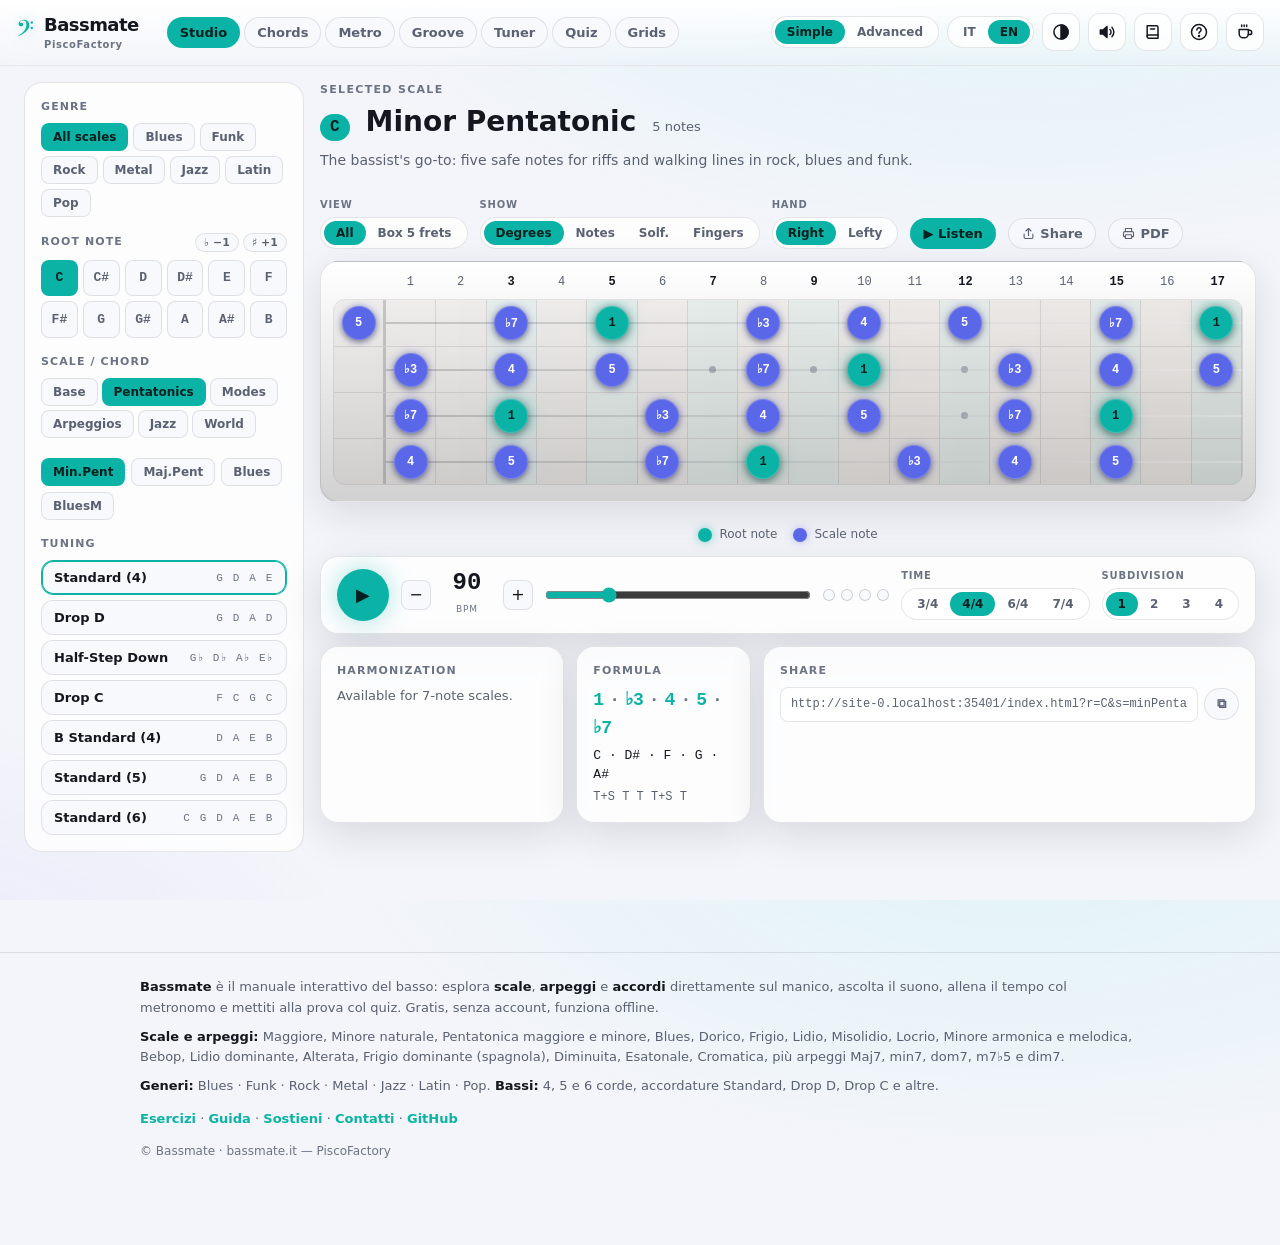
<file: index.html>
<!DOCTYPE html>
<html lang="it" data-mode="simple">
<head>
  <meta charset="UTF-8">
  <meta http-equiv="Content-Security-Policy" content="default-src 'self'; script-src 'self'; style-src 'self' https://fonts.googleapis.com 'unsafe-inline'; font-src 'self' https://fonts.gstatic.com; img-src 'self' data: blob:; connect-src 'self'; worker-src 'self'; object-src 'none'; base-uri 'self'; form-action 'self'">
  <meta name="viewport" content="width=device-width, initial-scale=1.0, viewport-fit=cover">
  <title>Bassmate — Manuale interattivo del basso</title>
  <meta name="description" content="Bassmate: il manuale interattivo del basso. Scale, arpeggi e accordi per blues, funk, jazz, rock e metal sul manico, con audio, metronomo, quiz e griglie stampabili. Funziona offline.">
  <meta name="keywords" content="basso, manico, scale basso, arpeggi basso, accordi basso, blues, funk, jazz, metronomo, quiz basso, accordature, drop d, manuale basso, fretboard bass">
  <meta name="author" content="PiscoFactory">
  <meta name="robots" content="index, follow">
  <link rel="canonical" href="https://bassmate.it/">

  <meta name="theme-color" content="#08080f">
  <link rel="manifest" href="manifest.json">
  <link rel="icon" href="assets/icon.svg" type="image/svg+xml">
  <link rel="apple-touch-icon" href="assets/icon.svg">
  <meta name="mobile-web-app-capable" content="yes">
  <meta name="apple-mobile-web-app-capable" content="yes">
  <meta name="apple-mobile-web-app-status-bar-style" content="black-translucent">
  <meta name="apple-mobile-web-app-title" content="Bassmate">

  <!-- Open Graph -->
  <meta property="og:type" content="website">
  <meta property="og:url" content="https://bassmate.it/">
  <meta property="og:title" content="Bassmate — Manuale interattivo del basso">
  <meta property="og:description" content="Scale, arpeggi e accordi sul manico per blues, funk, jazz, rock e metal. Audio, metronomo, quiz e griglie stampabili. Gratis e offline.">
  <meta property="og:image" content="https://bassmate.it/assets/og-image.png">
  <meta property="og:image:type" content="image/png">
  <meta property="og:image:width" content="1200">
  <meta property="og:image:height" content="630">
  <meta property="og:image:alt" content="Bassmate — manuale interattivo del basso">
  <meta property="og:site_name" content="Bassmate">
  <meta property="og:locale" content="it_IT">
  <meta property="og:locale:alternate" content="en_US">
  <!-- Twitter -->
  <meta name="twitter:card" content="summary_large_image">
  <meta name="twitter:title" content="Bassmate — Manuale interattivo del basso">
  <meta name="twitter:description" content="Scale, arpeggi e accordi sul manico, metronomo, quiz e griglie stampabili. Gratis e offline.">
  <meta name="twitter:image" content="https://bassmate.it/assets/og-image.png">

  <script type="application/ld+json">
  {
    "@context": "https://schema.org",
    "@type": ["SoftwareApplication", "WebApplication"],
    "name": "Bassmate",
    "operatingSystem": "Any",
    "applicationCategory": "MusicApplication",
    "applicationSubCategory": "Bass Guitar",
    "browserRequirements": "Requires a modern browser with JavaScript enabled",
    "inLanguage": ["it", "en"],
    "url": "https://bassmate.it/",
    "sameAs": "https://github.com/RobyPisco/bassmate",
    "description": "Manuale interattivo del basso: scale, arpeggi e accordi sul manico per blues, funk, jazz, rock e metal, con audio, metronomo, quiz e griglie stampabili. Funziona offline come PWA.",
    "image": "https://bassmate.it/assets/og-image.png",
    "screenshot": "https://bassmate.it/assets/og-image.png",
    "softwareVersion": "2.0",
    "datePublished": "2026-06-15",
    "isAccessibleForFree": true,
    "offers": { "@type": "Offer", "price": "0", "priceCurrency": "EUR" },
    "author": { "@type": "Person", "name": "Roberto Pisconti", "url": "https://github.com/RobyPisco" },
    "publisher": { "@type": "Organization", "name": "PiscoFactory" },
    "featureList": [
      "Manico interattivo del basso (4, 5, 6 corde)",
      "30 tra scale e arpeggi con descrizione e generi d'uso",
      "Libreria accordi con diagrammi",
      "Metronomo con groove e batteria",
      "Quiz sul manico",
      "Griglie vuote stampabili",
      "PWA offline, italiano e inglese"
    ]
  }
  </script>

  <script type="application/ld+json">
  {
    "@context": "https://schema.org",
    "@type": "FAQPage",
    "mainEntity": [
      { "@type": "Question", "name": "Bassmate è gratuito?",
        "acceptedAnswer": { "@type": "Answer", "text": "Sì, Bassmate è completamente gratuito, senza account né pubblicità, e funziona anche offline." } },
      { "@type": "Question", "name": "Quali scale posso studiare sul basso con Bassmate?",
        "acceptedAnswer": { "@type": "Answer", "text": "Oltre 30 tra scale e arpeggi: pentatoniche, blues, modi, scale jazz (bebop, alterata), minore armonica e melodica, e altre, organizzate anche per genere (blues, funk, jazz, rock, metal, latin)." } },
      { "@type": "Question", "name": "Funziona su 4, 5 e 6 corde e con accordature alternate?",
        "acceptedAnswer": { "@type": "Answer", "text": "Sì. Bassmate supporta bassi a 4, 5 e 6 corde e diverse accordature come Standard, Drop D, Drop C e altre." } },
      { "@type": "Question", "name": "Posso usare Bassmate offline o installarlo sul telefono?",
        "acceptedAnswer": { "@type": "Answer", "text": "Sì. Bassmate è una PWA: si installa su iOS e Android e funziona senza connessione." } }
    ]
  }
  </script>

  <link rel="preconnect" href="https://fonts.googleapis.com">
  <link rel="preconnect" href="https://fonts.gstatic.com" crossorigin>
  <link href="https://fonts.googleapis.com/css2?family=Inter:wght@400;600;700;800;900&family=Space+Mono:wght@400;700&display=swap" rel="stylesheet">
  <link rel="stylesheet" href="css/tokens.css">
  <link rel="stylesheet" href="css/base.css">
  <link rel="stylesheet" href="css/components.css">
  <link rel="stylesheet" href="css/print.css">
</head>
<body>
<h1 class="sr-only">Bassmate — Manuale interattivo del basso: scale, arpeggi e accordi sul manico</h1>
<noscript>
  <p style="padding:16px;text-align:center">Bassmate richiede JavaScript per il manico interattivo. Attivalo nel browser. — Bassmate needs JavaScript enabled for the interactive fretboard.</p>
</noscript>
<div class="app">

  <!-- HEADER -->
  <header class="hd">
    <a href="index.html" class="hd-logo" aria-label="Bassmate home">
      <span class="glyph">𝄢</span>
      <span class="name">Bassmate<small>PiscoFactory</small></span>
    </a>

    <nav class="hd-nav" id="navTabs" aria-label="Sezioni"></nav>

    <span class="hd-spacer"></span>

    <div class="hd-tools">
      <div class="seg" id="modeSeg" role="group" aria-label="Modalità">
        <button data-v="simple" data-i18n="mode_simple">Semplice</button>
        <button data-v="advanced" data-i18n="mode_advanced">Avanzata</button>
      </div>
      <div class="seg" id="langSeg" role="group" aria-label="Lingua">
        <button data-v="it">IT</button>
        <button data-v="en">EN</button>
      </div>
      <button class="icon-btn" id="themeBtn" title="Tema" aria-label="Tema"></button>
      <button class="icon-btn" id="audioBtn" title="Audio" aria-label="Audio"></button>
      <a class="icon-btn" id="exercisesBtn" href="exercises.html" title="Esercizi" aria-label="Esercizi"></a>
      <a class="icon-btn" id="helpBtn" href="help.html" title="Guida" aria-label="Guida"></a>
      <a class="icon-btn" id="donateBtn" href="donate.html" title="Offrimi un caffè" aria-label="Offrimi un caffè"></a>
    </div>
  </header>

  <!-- MAIN -->
  <main class="main">
    <!-- STUDIO -->
    <section id="studio" class="view-section active">
      <div class="studio-grid">

        <!-- RIEPILOGO FILTRI (solo mobile): apre il pannello filtri -->
        <button class="mf-bar" id="filterBar" type="button" aria-controls="sidebar" aria-expanded="false"></button>
        <div class="sheet-backdrop" id="sheetBackdrop" hidden></div>

        <!-- SIDEBAR (su mobile diventa pannello dal basso) -->
        <aside class="sidebar" id="sidebar"><!-- iniettata --></aside>

        <!-- MAIN -->
        <div class="studio-main">
          <div class="studio-head" id="studioHead"><!-- titolo + opzioni iniettati --></div>

          <div class="posbar hide" id="posbar">
            <button class="pill" id="posPrev" data-i18n-title="pos_prev">◀</button>
            <span class="pos-txt" id="posTxt"></span>
            <button class="pill" id="posNext" data-i18n-title="pos_next">▶</button>
          </div>

          <div id="fretboard"></div>

          <div class="legend">
            <div class="li"><span class="ld" style="background:var(--root-c); box-shadow:0 0 8px var(--root-g)"></span><span data-i18n="leg_root">Nota radice</span></div>
            <div class="li"><span class="ld" style="background:var(--note-c); box-shadow:0 0 8px var(--note-g)"></span><span data-i18n="leg_note">Nota della scala</span></div>
          </div>

          <!-- TRANSPORT (metronomo integrato) -->
          <div class="transport card" id="transport"><!-- iniettato --></div>

          <!-- PANNELLI TEORIA -->
          <div class="panels">
            <div class="card card-pad panel" id="harmPanel"></div>
            <div class="card card-pad panel" id="formulaPanel"></div>
            <div class="card card-pad panel" id="sharePanel"></div>
          </div>
        </div>

      </div>
    </section>

    <!-- ACCORDI -->
    <section id="chords" class="view-section"></section>

    <!-- METRONOMO -->
    <section id="metro" class="view-section"></section>

    <!-- GROOVE TRAINER -->
    <section id="groove" class="view-section"></section>

    <!-- QUIZ -->
    <section id="quiz" class="view-section"></section>

    <!-- TUNER -->
    <section id="tuner" class="view-section"></section>

    <!-- GRIGLIE (manici vuoti stampabili) -->
    <section id="grids" class="view-section"></section>
  </main>

  <!-- BOTTOM TAB BAR (mobile) -->
  <nav class="tabbar" id="tabbar" aria-label="Navigazione rapida"></nav>

</div>

<!-- Contenuto statico per indicizzazione / SEO -->
<footer class="site-foot">
  <div class="foot-in">
    <p><strong>Bassmate</strong> è il manuale interattivo del basso: esplora <strong>scale</strong>, <strong>arpeggi</strong> e <strong>accordi</strong> direttamente sul manico, ascolta il suono, allena il tempo col metronomo e mettiti alla prova col quiz. Gratis, senza account, funziona offline.</p>
    <p class="foot-kw"><strong>Scale e arpeggi:</strong> Maggiore, Minore naturale, Pentatonica maggiore e minore, Blues, Dorico, Frigio, Lidio, Misolidio, Locrio, Minore armonica e melodica, Bebop, Lidio dominante, Alterata, Frigio dominante (spagnola), Diminuita, Esatonale, Cromatica, più arpeggi Maj7, min7, dom7, m7♭5 e dim7.</p>
    <p class="foot-kw"><strong>Generi:</strong> Blues · Funk · Rock · Metal · Jazz · Latin · Pop. <strong>Bassi:</strong> 4, 5 e 6 corde, accordature Standard, Drop D, Drop C e altre.</p>
    <nav class="foot-links" aria-label="Pagine">
      <a href="exercises.html">Esercizi</a> · <a href="help.html">Guida</a> · <a href="donate.html">Sostieni</a> · <a href="contact.html">Contatti</a> · <a href="https://github.com/RobyPisco/bassmate" rel="noopener">GitHub</a>
    </nav>
    <p class="foot-copy">© Bassmate · bassmate.it — PiscoFactory</p>
  </div>
</footer>

<script type="module" src="js/app.js"></script>
</body>
</html>
</file>
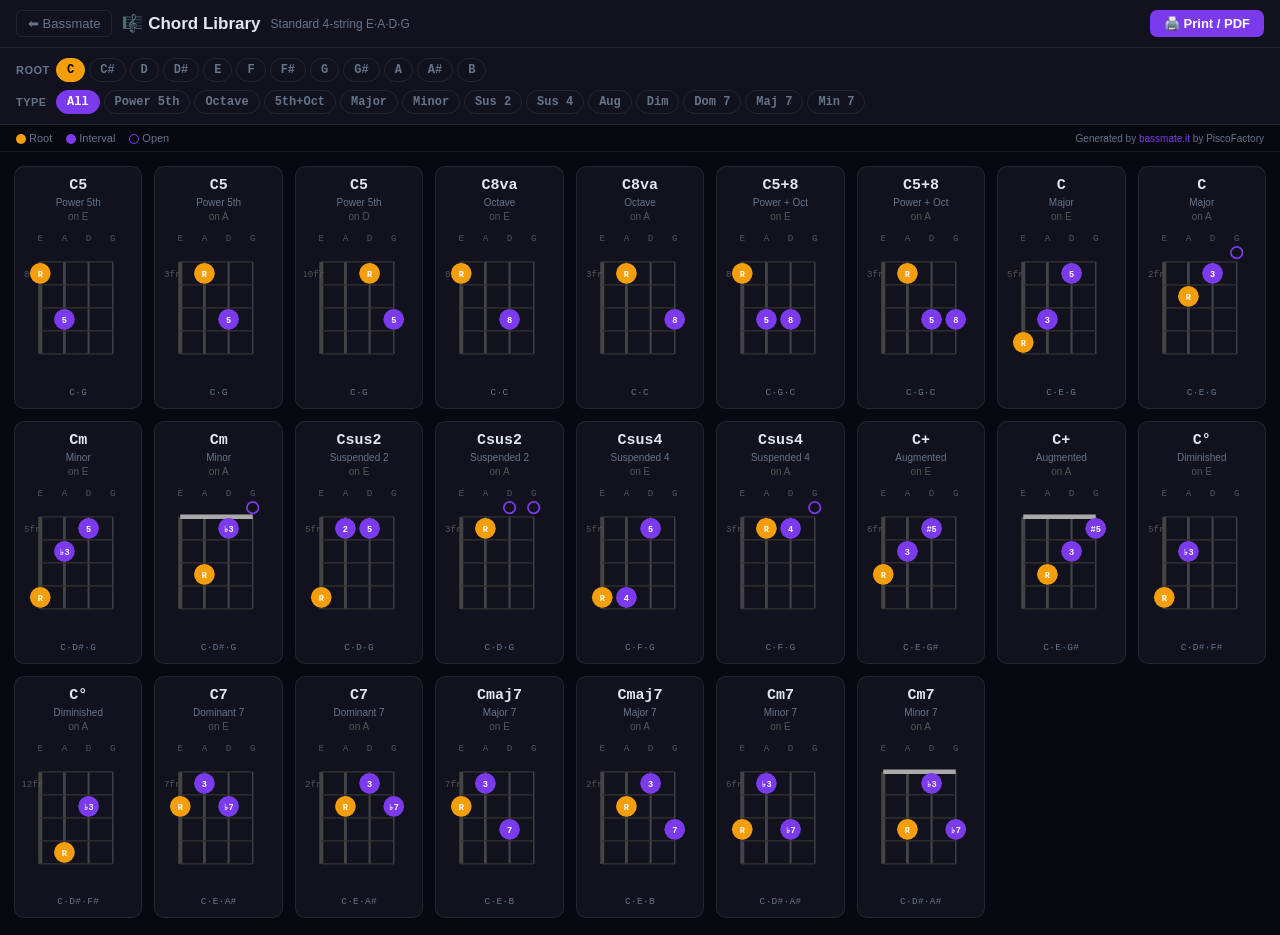
<file: chords.html>
<!DOCTYPE html>
<html lang="it">
<head>
  <meta charset="UTF-8">
  <meta http-equiv="Content-Security-Policy" content="default-src 'self'; script-src 'self' 'unsafe-inline'; style-src 'self' https://fonts.googleapis.com 'unsafe-inline'; font-src 'self' https://fonts.gstatic.com; img-src 'self' data: blob:; connect-src 'self' https://fonts.googleapis.com https://fonts.gstatic.com; object-src 'none'; base-uri 'self'; form-action 'self'; frame-ancestors 'none';">
  <meta name="viewport" content="width=device-width, initial-scale=1.0">
  <title>Chord Library — Bassmate</title>
  <meta name="description" content="Bass guitar chord library with fretboard diagrams. Power chords, triads, 7th chords for 4-string bass in standard tuning.">
  <meta name="author" content="PiscoFactory">
  <meta name="robots" content="index, follow">
  <link rel="canonical" href="https://bassmate.it/chords.html">
  <link rel="manifest" href="manifest.json">
  <link rel="icon" href="icon.svg" type="image/svg+xml">
  <meta name="theme-color" content="#080810">
  <link rel="preconnect" href="https://fonts.googleapis.com">
  <link href="https://fonts.googleapis.com/css2?family=Inter:wght@400;600;700;900&family=Space+Mono:wght@400;700&display=swap" rel="stylesheet">
  <style>
    :root {
      --bg:#080810; --surface:#12121e;
      --border:rgba(255,255,255,0.08); --text:#e2e8f0;
      --muted:#64748b; --accent:#7c3aed; --root-c:#f59e0b;
    }
    *,*::before,*::after{box-sizing:border-box;margin:0;padding:0;}
    body{background:var(--bg);color:var(--text);font-family:'Inter',sans-serif;min-height:100vh;}

    /* ── top bar ── */
    .top-bar{
      display:flex;align-items:center;gap:10px;
      padding:10px 16px;border-bottom:1px solid var(--border);
      background:var(--surface);position:sticky;top:0;z-index:100;
    }
    .back-btn{
      text-decoration:none;background:none;border:1px solid var(--border);
      color:var(--muted);padding:5px 11px;border-radius:6px;font-size:13px;transition:all .15s;
    }
    .back-btn:hover{color:var(--text);border-color:var(--accent);}
    .page-title{font-size:17px;font-weight:700;}
    .page-sub{font-size:12px;color:var(--muted);}
    .print-btn{
      margin-left:auto;padding:6px 14px;border-radius:7px;font-size:13px;font-weight:600;
      background:var(--accent);border:none;color:#fff;cursor:pointer;transition:opacity .15s;
    }
    .print-btn:hover{opacity:.85;}

    /* ── toolbar ── */
    .toolbar{
      padding:10px 16px;border-bottom:1px solid var(--border);
      background:var(--surface);display:flex;flex-direction:column;gap:8px;
    }
    .pill-row{display:flex;align-items:center;gap:6px;flex-wrap:wrap;}
    .row-lbl{font-size:11px;color:var(--muted);min-width:34px;font-weight:600;text-transform:uppercase;letter-spacing:.04em;}
    .pill{
      padding:4px 10px;border-radius:20px;font-size:12px;font-weight:600;
      border:1px solid var(--border);background:transparent;color:var(--muted);
      cursor:pointer;transition:all .15s;font-family:'Space Mono',monospace;
    }
    .pill:hover{border-color:var(--accent);color:var(--text);}
    .pill.active{background:var(--accent);border-color:var(--accent);color:#fff;}
    .pill.root-on{background:var(--root-c);border-color:var(--root-c);color:#000;font-weight:700;}

    /* ── legend ── */
    .legend-bar{
      display:flex;align-items:center;gap:14px;padding:7px 16px;
      font-size:11px;color:var(--muted);border-bottom:1px solid var(--border);flex-wrap:wrap;
    }
    .ldot{width:10px;height:10px;border-radius:50%;display:inline-block;vertical-align:middle;margin-right:3px;}

    /* ── grid ── */
    .chord-grid{
      display:grid;grid-template-columns:repeat(auto-fill,minmax(118px,1fr));
      gap:12px;padding:14px;max-width:1400px;margin:0 auto;
    }
    .chord-card{
      background:var(--surface);border:1px solid var(--border);
      border-radius:10px;padding:10px 8px;text-align:center;
      transition:border-color .15s;display:flex;flex-direction:column;align-items:center;gap:3px;
    }
    .chord-card:hover{border-color:rgba(124,58,237,0.5);}
    .card-name{font-size:15px;font-weight:800;color:var(--text);font-family:'Space Mono',monospace;}
    .card-type{font-size:10px;color:var(--muted);}
    .card-pos{font-size:10px;color:#555;}
    .card-svg{width:100%;}
    .card-svg svg{width:100%;height:auto;display:block;}
    .card-notes{font-size:9.5px;color:var(--muted);font-family:'Space Mono',monospace;letter-spacing:.03em;}
    .empty-msg{grid-column:1/-1;text-align:center;color:var(--muted);padding:48px 20px;font-size:14px;}

    /* ── print title (hidden on screen) ── */
    .print-title{display:none;}

    /* ── SVG dot classes (overridable by print) ── */
    .rdot  { fill:#f59e0b; }
    .idot  { fill:#7c3aed; }
    .ropen { fill:none; stroke:#f59e0b; stroke-width:1.5; }
    .iopen { fill:none; stroke:#7c3aed; stroke-width:1.5; }
    .dot-lbl { fill:white; font-size:7.5px; font-family:monospace; font-weight:bold; }

    @media(max-width:480px){
      .chord-grid{grid-template-columns:repeat(auto-fill,minmax(95px,1fr));gap:8px;padding:10px;}
      .page-sub{display:none;}
    }

    /* ── PRINT ── */
    @media print {
      @page{size:A4 portrait;margin:1.2cm 1.5cm;}
      body{background:#fff !important;color:#000 !important;}
      .top-bar,.toolbar{display:none !important;}
      .print-title{display:block;text-align:center;padding:8px 0 4px;font-size:16px;font-weight:700;color:#000;}
      .legend-bar{background:none;border-color:#ccc;color:#444;padding:4px 8px;}
      .ldot{border:1px solid #999;}
      .chord-grid{gap:8px;padding:6px;grid-template-columns:repeat(auto-fill,minmax(100px,1fr));}
      .chord-card{border:1px solid #ccc;background:#fff;border-radius:6px;break-inside:avoid;}
      .card-name{color:#000;}
      .card-type,.card-pos{color:#444;}
      .card-notes{color:#555;}
      /* SVG dots → B&W */
      .rdot  {fill:#000 !important;}
      .idot  {fill:#555 !important;}
      .ropen {stroke:#000 !important;}
      .iopen {stroke:#555 !important;}
      .dot-lbl{fill:#fff !important;}
    }
  </style>
</head>
<body>

<div class="top-bar">
  <a href="index.html" class="back-btn">⬅ Bassmate</a>
  <div class="page-title">🎼 Chord Library</div>
  <span class="page-sub">Standard 4-string E·A·D·G</span>
  <button class="print-btn" onclick="window.print()">🖨️ Print / PDF</button>
</div>

<!-- shown only in print -->
<div class="print-title" id="printTitle">Chord Library — Bassmate · bassmate.it · PiscoFactory</div>

<div class="toolbar">
  <div class="pill-row">
    <span class="row-lbl">Root</span>
    <div id="rootPills" style="display:flex;gap:4px;flex-wrap:wrap;"></div>
  </div>
  <div class="pill-row">
    <span class="row-lbl">Type</span>
    <div id="typePills" style="display:flex;gap:4px;flex-wrap:wrap;"></div>
  </div>
</div>

<div class="legend-bar">
  <span><span class="ldot" style="background:var(--root-c);"></span>Root</span>
  <span><span class="ldot" style="background:var(--accent);"></span>Interval</span>
  <span><span class="ldot" style="background:none;border:1.5px solid var(--accent);"></span>Open</span>
  <span style="margin-left:auto;font-size:10px;">
    Generated by <a href="https://bassmate.it" style="color:var(--accent);text-decoration:none;">bassmate.it</a> by PiscoFactory
  </span>
</div>

<div class="chord-grid" id="chordGrid"></div>

<script>
/* ────────────────────────────────────────────────────────
   DATA
   strIdx: 0=G(open=7), 1=D(open=2), 2=A(open=9), 3=E(open=4)
   ds = string offset toward higher pitch (ds=1 → one string above root)
   df = fret offset from rootFret
   Formula: fret on string n-steps-higher = rootFret + interval - n*5
   Verified:
     5th(7)  n=1 → +2     oct(12) n=2 → +2
     maj3(4) n=1 → -1     min3(3) n=1 → -2
     5th(7)  n=2 → -3     b7(10)  n=2 →  0
     maj7(11)n=2 → +1     2nd(2)  n=1 → -3
     4th(5)  n=1 →  0     #5(8)   n=2 → -2
     b5(6)   n=2 → -4
──────────────────────────────────────────────────────── */
const NOTES     = ['C','C#','D','D#','E','F','F#','G','G#','A','A#','B'];
const OPEN      = [7, 2, 9, 4];       // strIdx 0=G 1=D 2=A 3=E
const STR_LABEL = ['G','D','A','E'];  // strIdx 0..3

const TYPES = [
  {
    id:'power5', label:'Power 5th', labelIT:'Power 5a', symbol:'5',
    name:'Power 5th', nameIT:'Power 5a',
    voicings:[
      {rootStr:3, label:'on E', dots:[{ds:0,df:0,deg:'R'},{ds:1,df:2,deg:'5'}]},
      {rootStr:2, label:'on A', dots:[{ds:0,df:0,deg:'R'},{ds:1,df:2,deg:'5'}]},
      {rootStr:1, label:'on D', dots:[{ds:0,df:0,deg:'R'},{ds:1,df:2,deg:'5'}]},
    ]
  },
  {
    id:'octave', label:'Octave', labelIT:'Ottava', symbol:'8va',
    name:'Octave', nameIT:'Ottava',
    voicings:[
      {rootStr:3, label:'on E', dots:[{ds:0,df:0,deg:'R'},{ds:2,df:2,deg:'8'}]},
      {rootStr:2, label:'on A', dots:[{ds:0,df:0,deg:'R'},{ds:2,df:2,deg:'8'}]},
    ]
  },
  {
    id:'power5oct', label:'5th+Oct', labelIT:'5a+Ott', symbol:'5+8',
    name:'Power + Oct', nameIT:'Power + Ott',
    voicings:[
      {rootStr:3, label:'on E', dots:[{ds:0,df:0,deg:'R'},{ds:1,df:2,deg:'5'},{ds:2,df:2,deg:'8'}]},
      {rootStr:2, label:'on A', dots:[{ds:0,df:0,deg:'R'},{ds:1,df:2,deg:'5'},{ds:2,df:2,deg:'8'}]},
    ]
  },
  {
    id:'major', label:'Major', labelIT:'Maggiore', symbol:'',
    name:'Major', nameIT:'Maggiore',
    voicings:[
      // R(0) · maj3(n=1,df=-1) · 5th(n=2,df=-3)
      {rootStr:3, label:'on E', dots:[{ds:0,df:0,deg:'R'},{ds:1,df:-1,deg:'3'},{ds:2,df:-3,deg:'5'}]},
      {rootStr:2, label:'on A', dots:[{ds:0,df:0,deg:'R'},{ds:1,df:-1,deg:'3'},{ds:2,df:-3,deg:'5'}]},
    ]
  },
  {
    id:'minor', label:'Minor', labelIT:'Minore', symbol:'m',
    name:'Minor', nameIT:'Minore',
    voicings:[
      // R(0) · min3(n=1,df=-2) · 5th(n=2,df=-3)
      {rootStr:3, label:'on E', dots:[{ds:0,df:0,deg:'R'},{ds:1,df:-2,deg:'♭3'},{ds:2,df:-3,deg:'5'}]},
      {rootStr:2, label:'on A', dots:[{ds:0,df:0,deg:'R'},{ds:1,df:-2,deg:'♭3'},{ds:2,df:-3,deg:'5'}]},
    ]
  },
  {
    id:'sus2', label:'Sus 2', labelIT:'Sus 2', symbol:'sus2',
    name:'Suspended 2', nameIT:'Sospesa 2',
    voicings:[
      // R(0) · 2nd(n=1,df=-3) · 5th(n=2,df=-3)  — same fret, different strings
      {rootStr:3, label:'on E', dots:[{ds:0,df:0,deg:'R'},{ds:1,df:-3,deg:'2'},{ds:2,df:-3,deg:'5'}]},
      {rootStr:2, label:'on A', dots:[{ds:0,df:0,deg:'R'},{ds:1,df:-3,deg:'2'},{ds:2,df:-3,deg:'5'}]},
    ]
  },
  {
    id:'sus4', label:'Sus 4', labelIT:'Sus 4', symbol:'sus4',
    name:'Suspended 4', nameIT:'Sospesa 4',
    voicings:[
      // R(0) · 4th(n=1,df=0) · 5th(n=2,df=-3)
      {rootStr:3, label:'on E', dots:[{ds:0,df:0,deg:'R'},{ds:1,df:0,deg:'4'},{ds:2,df:-3,deg:'5'}]},
      {rootStr:2, label:'on A', dots:[{ds:0,df:0,deg:'R'},{ds:1,df:0,deg:'4'},{ds:2,df:-3,deg:'5'}]},
    ]
  },
  {
    id:'aug', label:'Aug', labelIT:'Aug', symbol:'+',
    name:'Augmented', nameIT:'Aumentata',
    voicings:[
      // R(0) · maj3(n=1,df=-1) · #5(n=2,df=-2)
      {rootStr:3, label:'on E', dots:[{ds:0,df:0,deg:'R'},{ds:1,df:-1,deg:'3'},{ds:2,df:-2,deg:'#5'}]},
      {rootStr:2, label:'on A', dots:[{ds:0,df:0,deg:'R'},{ds:1,df:-1,deg:'3'},{ds:2,df:-2,deg:'#5'}]},
    ]
  },
  {
    id:'dim', label:'Dim', labelIT:'Dim', symbol:'°',
    name:'Diminished', nameIT:'Diminuita',
    voicings:[
      // R(0) · min3(n=1,df=-2) · b5(n=2,df=-4)
      {rootStr:3, label:'on E', dots:[{ds:0,df:0,deg:'R'},{ds:1,df:-2,deg:'♭3'},{ds:2,df:-4,deg:'♭5'}]},
      {rootStr:2, label:'on A', dots:[{ds:0,df:0,deg:'R'},{ds:1,df:-2,deg:'♭3'},{ds:2,df:-4,deg:'♭5'}]},
    ]
  },
  {
    id:'dom7', label:'Dom 7', labelIT:'Dom 7', symbol:'7',
    name:'Dominant 7', nameIT:'Dominante 7',
    voicings:[
      // R(0) · maj3(n=1,df=-1) · b7(n=2,df=0)
      {rootStr:3, label:'on E', dots:[{ds:0,df:0,deg:'R'},{ds:1,df:-1,deg:'3'},{ds:2,df:0,deg:'♭7'}]},
      {rootStr:2, label:'on A', dots:[{ds:0,df:0,deg:'R'},{ds:1,df:-1,deg:'3'},{ds:2,df:0,deg:'♭7'}]},
    ]
  },
  {
    id:'maj7', label:'Maj 7', labelIT:'Maj 7', symbol:'maj7',
    name:'Major 7', nameIT:'Maggiore 7',
    voicings:[
      // R(0) · maj3(n=1,df=-1) · maj7(n=2,df=+1)
      {rootStr:3, label:'on E', dots:[{ds:0,df:0,deg:'R'},{ds:1,df:-1,deg:'3'},{ds:2,df:1,deg:'7'}]},
      {rootStr:2, label:'on A', dots:[{ds:0,df:0,deg:'R'},{ds:1,df:-1,deg:'3'},{ds:2,df:1,deg:'7'}]},
    ]
  },
  {
    id:'min7', label:'Min 7', labelIT:'Min 7', symbol:'m7',
    name:'Minor 7', nameIT:'Minore 7',
    voicings:[
      // R(0) · min3(n=1,df=-2) · b7(n=2,df=0)
      {rootStr:3, label:'on E', dots:[{ds:0,df:0,deg:'R'},{ds:1,df:-2,deg:'♭3'},{ds:2,df:0,deg:'♭7'}]},
      {rootStr:2, label:'on A', dots:[{ds:0,df:0,deg:'R'},{ds:1,df:-2,deg:'♭3'},{ds:2,df:0,deg:'♭7'}]},
    ]
  },
];

const ALL_TYPE = {id:'all', label:'All', labelIT:'Tutti'};
const lang = localStorage.getItem('bass_lang') || (navigator.language.startsWith('it') ? 'it' : 'en');
let selRoot = 0;
let selType = 'all';

/* ── pills ─────────────────────────────────────────────── */
const rootEl = document.getElementById('rootPills');
NOTES.forEach((n, i) => {
  const b = document.createElement('button');
  b.className = 'pill' + (i === 0 ? ' root-on' : '');
  b.textContent = n;
  b.onclick = () => {
    selRoot = i;
    rootEl.querySelectorAll('.pill').forEach((x, j) => x.className = 'pill' + (j === i ? ' root-on' : ''));
    render();
  };
  rootEl.appendChild(b);
});

const typeEl = document.getElementById('typePills');
[ALL_TYPE, ...TYPES].forEach(ct => {
  const b = document.createElement('button');
  b.className = 'pill' + (ct.id === 'all' ? ' active' : '');
  b.textContent = lang === 'it' ? ct.labelIT : ct.label;
  b.onclick = () => {
    selType = ct.id;
    typeEl.querySelectorAll('.pill').forEach(x => x.classList.remove('active'));
    b.classList.add('active');
    render();
  };
  typeEl.appendChild(b);
});

/* ── compute ────────────────────────────────────────────── */
function computeDots(voicing) {
  let rootFret = (selRoot - OPEN[voicing.rootStr] + 12) % 12;

  const mkFrets = rf => voicing.dots.map(d => ({
    strIdx: voicing.rootStr - d.ds,
    fret:   rf + d.df,
    deg:    d.deg,
    isRoot: d.deg === 'R'
  }));

  let frets = mkFrets(rootFret);
  if (frets.some(f => f.fret < 0)) { rootFret += 12; frets = mkFrets(rootFret); }

  for (const f of frets) {
    if (f.strIdx < 0 || f.strIdx > 3 || f.fret < 0 || f.fret > 15) return null;
    f.noteName = NOTES[(OPEN[f.strIdx] + f.fret) % 12];
  }
  return frets;
}

/* ── SVG ────────────────────────────────────────────────── */
function buildSVG(dots) {
  const SX  = {3:15, 2:36, 1:57, 0:78};  // strIdx → x
  const SW  = {3:3.5, 2:2.5, 1:1.8, 0:1.2};
  const NUT_Y = 32, FH = 20, NF = 4;

  const fretted = dots.filter(d => d.fret > 0);
  const opened  = dots.filter(d => d.fret === 0);
  const aFrets  = fretted.map(d => d.fret);
  const minF    = aFrets.length ? Math.min(...aFrets) : 1;
  const maxF    = aFrets.length ? Math.max(...aFrets) : 1;
  let sf        = minF;
  if (maxF - sf >= NF) sf = maxF - NF + 1;
  const showNut = sf === 1;

  let s = `<svg viewBox="0 0 96 138" xmlns="http://www.w3.org/2000/svg">`;

  // string lines
  for (let si = 0; si <= 3; si++)
    s += `<line x1="${SX[si]}" y1="${NUT_Y}" x2="${SX[si]}" y2="${NUT_Y+NF*FH}" stroke="#444" stroke-width="${SW[si]}"/>`;

  // fret lines + nut
  for (let f = 0; f <= NF; f++) {
    const y = NUT_Y + f * FH, isNut = f === 0 && showNut;
    s += `<line x1="${SX[3]}" y1="${y}" x2="${SX[0]}" y2="${y}" stroke="${isNut?'#aaa':'#333'}" stroke-width="${isNut?4:1}"/>`;
  }

  // position label
  if (!showNut && aFrets.length)
    s += `<text x="8" y="${NUT_Y+FH*.65}" text-anchor="middle" fill="#555" font-size="8" font-family="monospace">${sf}fr</text>`;

  // string name labels
  for (let si = 0; si <= 3; si++)
    s += `<text x="${SX[si]}" y="${NUT_Y-18}" text-anchor="middle" fill="#555" font-size="8" font-family="monospace">${STR_LABEL[si]}</text>`;

  // open strings
  for (const d of opened)
    s += `<circle class="${d.isRoot?'ropen':'iopen'}" cx="${SX[d.strIdx]}" cy="${NUT_Y-8}" r="5"/>`;

  // fretted dots
  for (const d of fretted) {
    const row = d.fret - sf;
    if (row < 0 || row >= NF) continue;
    const x = SX[d.strIdx], y = NUT_Y + row * FH + FH / 2;
    s += `<circle class="${d.isRoot?'rdot':'idot'}" cx="${x}" cy="${y}" r="9"/>`;
    s += `<text class="dot-lbl" x="${x}" y="${y+3.5}" text-anchor="middle">${d.deg}</text>`;
  }

  return s + '</svg>';
}

/* ── render ─────────────────────────────────────────────── */
function render() {
  const grid = document.getElementById('chordGrid');
  grid.innerHTML = '';
  const types = selType === 'all' ? TYPES : TYPES.filter(t => t.id === selType);
  const rootName = NOTES[selRoot];
  let count = 0;

  for (const ct of types) {
    for (const v of ct.voicings) {
      const dots = computeDots(v);
      if (!dots) continue;

      const chordName = rootName + ct.symbol;
      const ctLabel   = lang === 'it' ? ct.nameIT : ct.name;
      const noteStr   = dots.map(d => d.noteName).join('·');

      const card = document.createElement('div');
      card.className = 'chord-card';
      card.innerHTML = `
        <div class="card-name">${chordName}</div>
        <div class="card-type">${ctLabel}</div>
        <div class="card-pos">${v.label}</div>
        <div class="card-svg">${buildSVG(dots)}</div>
        <div class="card-notes">${noteStr}</div>
      `;
      grid.appendChild(card);
      count++;
    }
  }

  if (!count) grid.innerHTML = '<div class="empty-msg">No voicings available.</div>';

  // update print title
  const typeName = selType === 'all'
    ? (lang === 'it' ? 'Tutti i tipi' : 'All types')
    : (TYPES.find(t => t.id === selType)?.[lang==='it'?'nameIT':'name'] || selType);
  document.getElementById('printTitle').textContent =
    `Chord Library — ${rootName} · ${typeName} | bassmate.it · PiscoFactory`;
}

render();
</script>
</body>
</html>
</file>
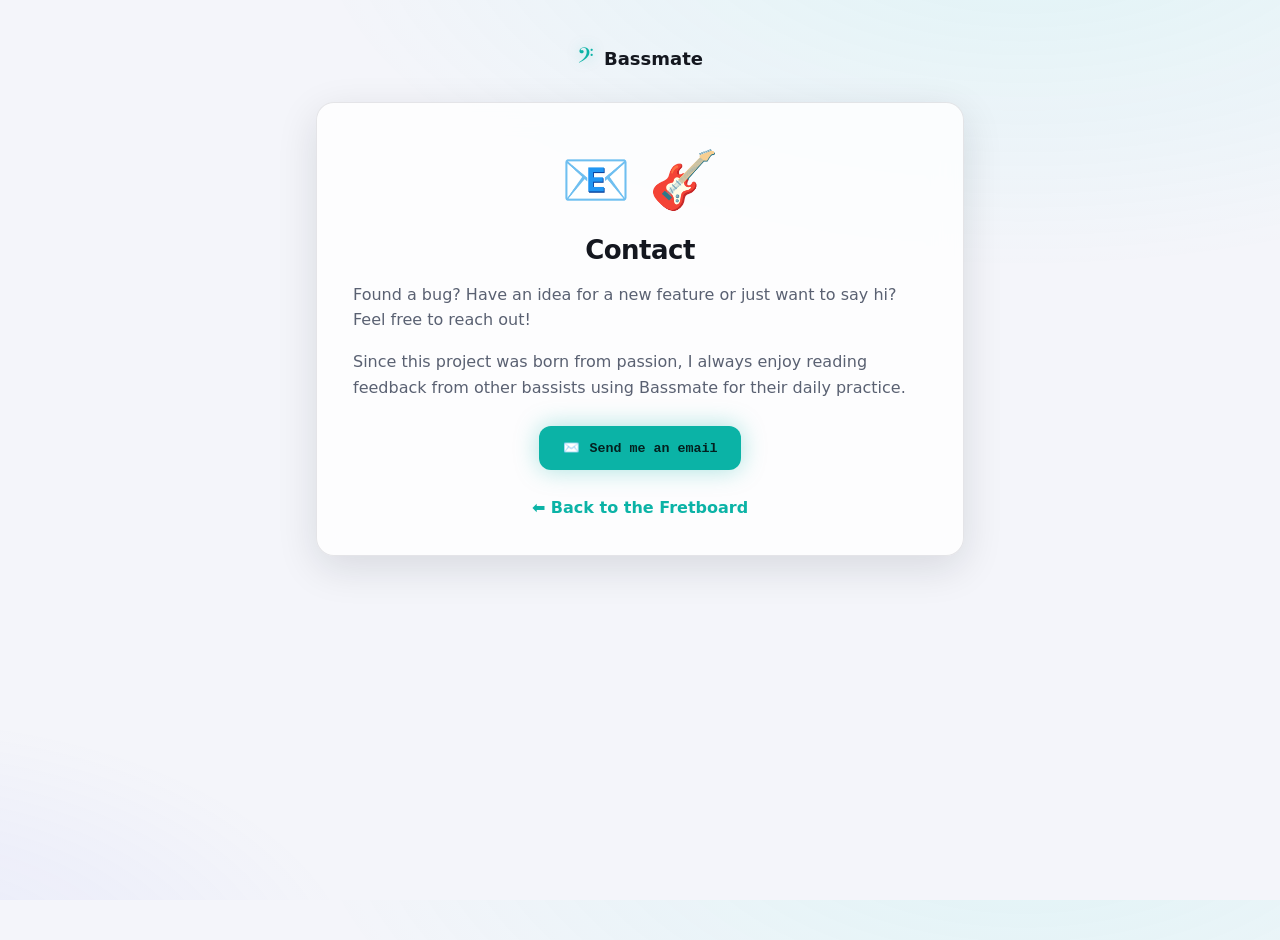
<file: contact.html>
<!DOCTYPE html>
<html lang="it">
<head>
  <meta charset="UTF-8">
  <meta http-equiv="Content-Security-Policy" content="default-src 'self'; script-src 'self'; style-src 'self' https://fonts.googleapis.com 'unsafe-inline'; font-src 'self' https://fonts.gstatic.com; img-src 'self' data:; connect-src 'self'; object-src 'none'; base-uri 'self'; form-action 'self'">
  <meta name="viewport" content="width=device-width, initial-scale=1.0">
  <title>Contatti — Bassmate</title>
  <meta name="description" content="Contatta Bassmate per feedback, segnalazioni di bug o suggerimenti.">
  <meta name="robots" content="noindex, follow">
  <link rel="canonical" href="https://bassmate.it/contact.html">
  <meta name="theme-color" content="#08080f">
  <link rel="icon" href="assets/icon.svg" type="image/svg+xml">
  <link rel="preconnect" href="https://fonts.googleapis.com">
  <link rel="preconnect" href="https://fonts.gstatic.com" crossorigin>
  <link href="https://fonts.googleapis.com/css2?family=Inter:wght@400;600;700;800;900&family=Space+Mono:wght@400;700&display=swap" rel="stylesheet">
  <link rel="stylesheet" href="css/tokens.css">
  <link rel="stylesheet" href="css/base.css">
  <link rel="stylesheet" href="css/page.css">
</head>
<body>
<div class="page">
  <a href="index.html" class="page-logo"><span class="glyph">𝄢</span><span class="name">Bassmate</span></a>
  <div class="page-card">
    <div class="hero">📧 🎸</div>

    <div data-lang="it">
      <h1>Contatti</h1>
      <p>Hai trovato un bug? Hai un'idea per una nuova funzione o vuoi solo salutare? Scrivimi pure!</p>
      <p>Essendo un progetto nato dalla passione, leggo sempre volentieri i feedback di altri bassisti che usano Bassmate per lo studio quotidiano.</p>
    </div>
    <div data-lang="en" style="display:none">
      <h1>Contact</h1>
      <p>Found a bug? Have an idea for a new feature or just want to say hi? Feel free to reach out!</p>
      <p>Since this project was born from passion, I always enjoy reading feedback from other bassists using Bassmate for their daily practice.</p>
    </div>

    <button class="page-cta coffee" id="emailBtn">✉️ <span data-lang="it">Scrivimi un'email</span><span data-lang="en" style="display:none">Send me an email</span></button>
    <br>
    <a href="index.html" class="page-back"><span data-lang="it">⬅️ Torna al Manico</span><span data-lang="en" style="display:none">⬅️ Back to the Fretboard</span></a>
  </div>
</div>
<script src="js/page.js"></script>
</body>
</html>
</file>
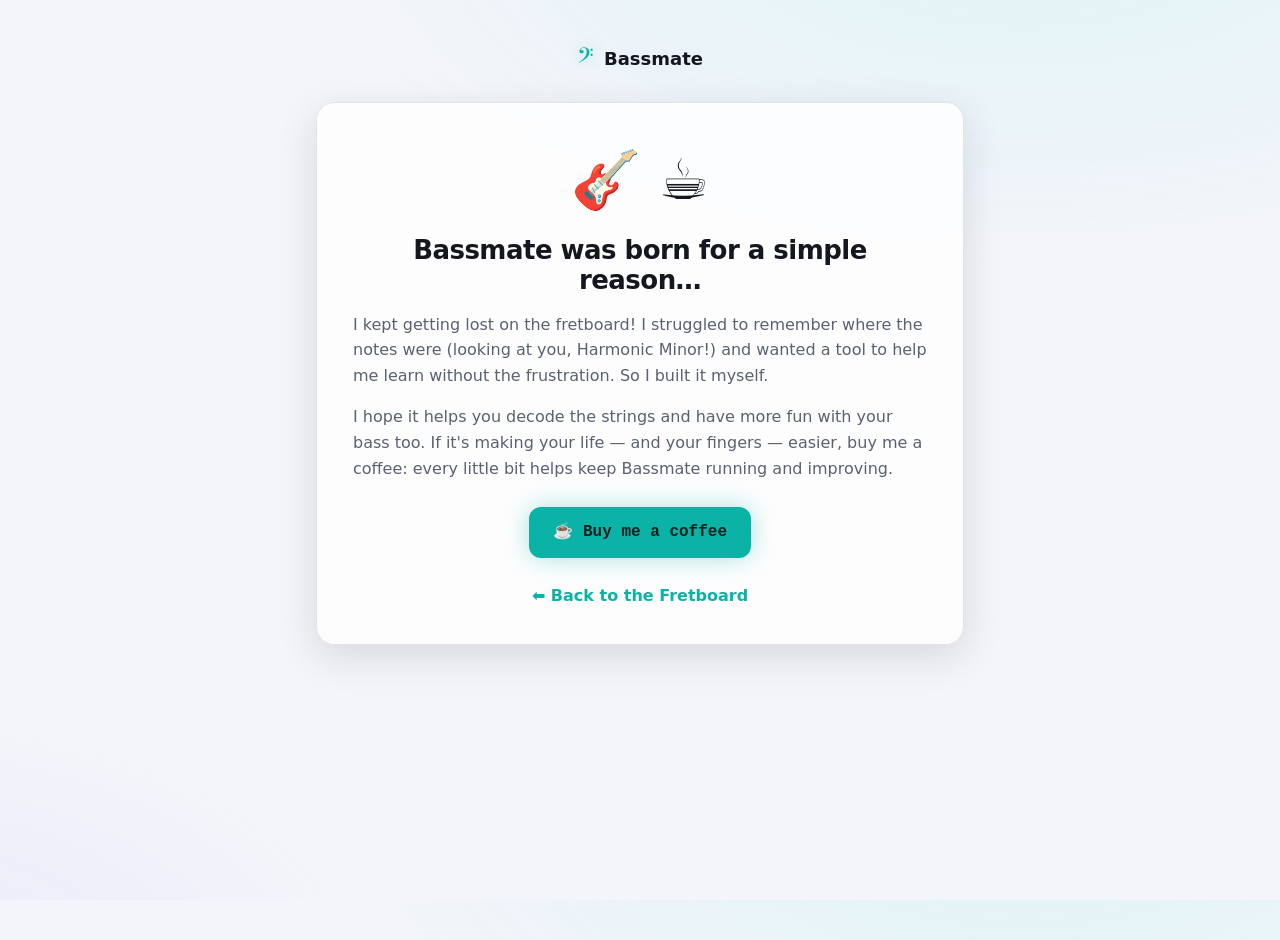
<file: donate.html>
<!DOCTYPE html>
<html lang="it">
<head>
  <meta charset="UTF-8">
  <meta http-equiv="Content-Security-Policy" content="default-src 'self'; script-src 'self'; style-src 'self' https://fonts.googleapis.com 'unsafe-inline'; font-src 'self' https://fonts.gstatic.com; img-src 'self' data:; connect-src 'self'; object-src 'none'; base-uri 'self'; form-action 'self'">
  <meta name="viewport" content="width=device-width, initial-scale=1.0">
  <title>Supporta Bassmate — Offrimi un caffè</title>
  <meta name="description" content="Bassmate è gratis. Se ti ha aiutato con lo studio del basso, supporta lo sviluppo con una piccola donazione.">
  <meta name="robots" content="noindex, follow">
  <link rel="canonical" href="https://bassmate.it/donate.html">
  <meta name="theme-color" content="#08080f">
  <link rel="icon" href="assets/icon.svg" type="image/svg+xml">
  <link rel="preconnect" href="https://fonts.googleapis.com">
  <link rel="preconnect" href="https://fonts.gstatic.com" crossorigin>
  <link href="https://fonts.googleapis.com/css2?family=Inter:wght@400;600;700;800;900&family=Space+Mono:wght@400;700&display=swap" rel="stylesheet">
  <link rel="stylesheet" href="css/tokens.css">
  <link rel="stylesheet" href="css/base.css">
  <link rel="stylesheet" href="css/page.css">
</head>
<body>
<div class="page">
  <a href="index.html" class="page-logo"><span class="glyph">𝄢</span><span class="name">Bassmate</span></a>
  <div class="page-card">
    <div class="hero">🎸 ☕</div>

    <div data-lang="it">
      <h1>Bassmate è nato per un motivo semplice…</h1>
      <p>Mi perdevo continuamente sul manico! Facevo una fatica tremenda a ricordare dove fossero le note (sì, maledetta Minore Armonica!) e volevo uno strumento che mi aiutasse a imparare senza frustrazioni. Così ho deciso di costruirmelo.</p>
      <p>Spero che aiuti anche te a decifrare le corde e a divertirti di più col tuo basso. Se ti sta semplificando la vita — e le dita! — offrimi un caffè: ogni piccolo supporto mi aiuta a tenere Bassmate vivo e a migliorarlo per tutti.</p>
    </div>
    <div data-lang="en" style="display:none">
      <h1>Bassmate was born for a simple reason…</h1>
      <p>I kept getting lost on the fretboard! I struggled to remember where the notes were (looking at you, Harmonic Minor!) and wanted a tool to help me learn without the frustration. So I built it myself.</p>
      <p>I hope it helps you decode the strings and have more fun with your bass too. If it's making your life — and your fingers — easier, buy me a coffee: every little bit helps keep Bassmate running and improving.</p>
    </div>

    <a href="https://www.paypal.com/donate/?business=roberto.pisconti@gmail.com&no_recurring=0&item_name=Supporta+lo+sviluppo+di+Bassmate&currency_code=EUR" target="_blank" rel="noopener noreferrer" class="page-cta coffee">☕ <span data-lang="it">Offrimi un caffè</span><span data-lang="en" style="display:none">Buy me a coffee</span></a>
    <br>
    <a href="index.html" class="page-back"><span data-lang="it">⬅️ Torna al Manico</span><span data-lang="en" style="display:none">⬅️ Back to the Fretboard</span></a>
  </div>
</div>
<script src="js/page.js"></script>
</body>
</html>
</file>
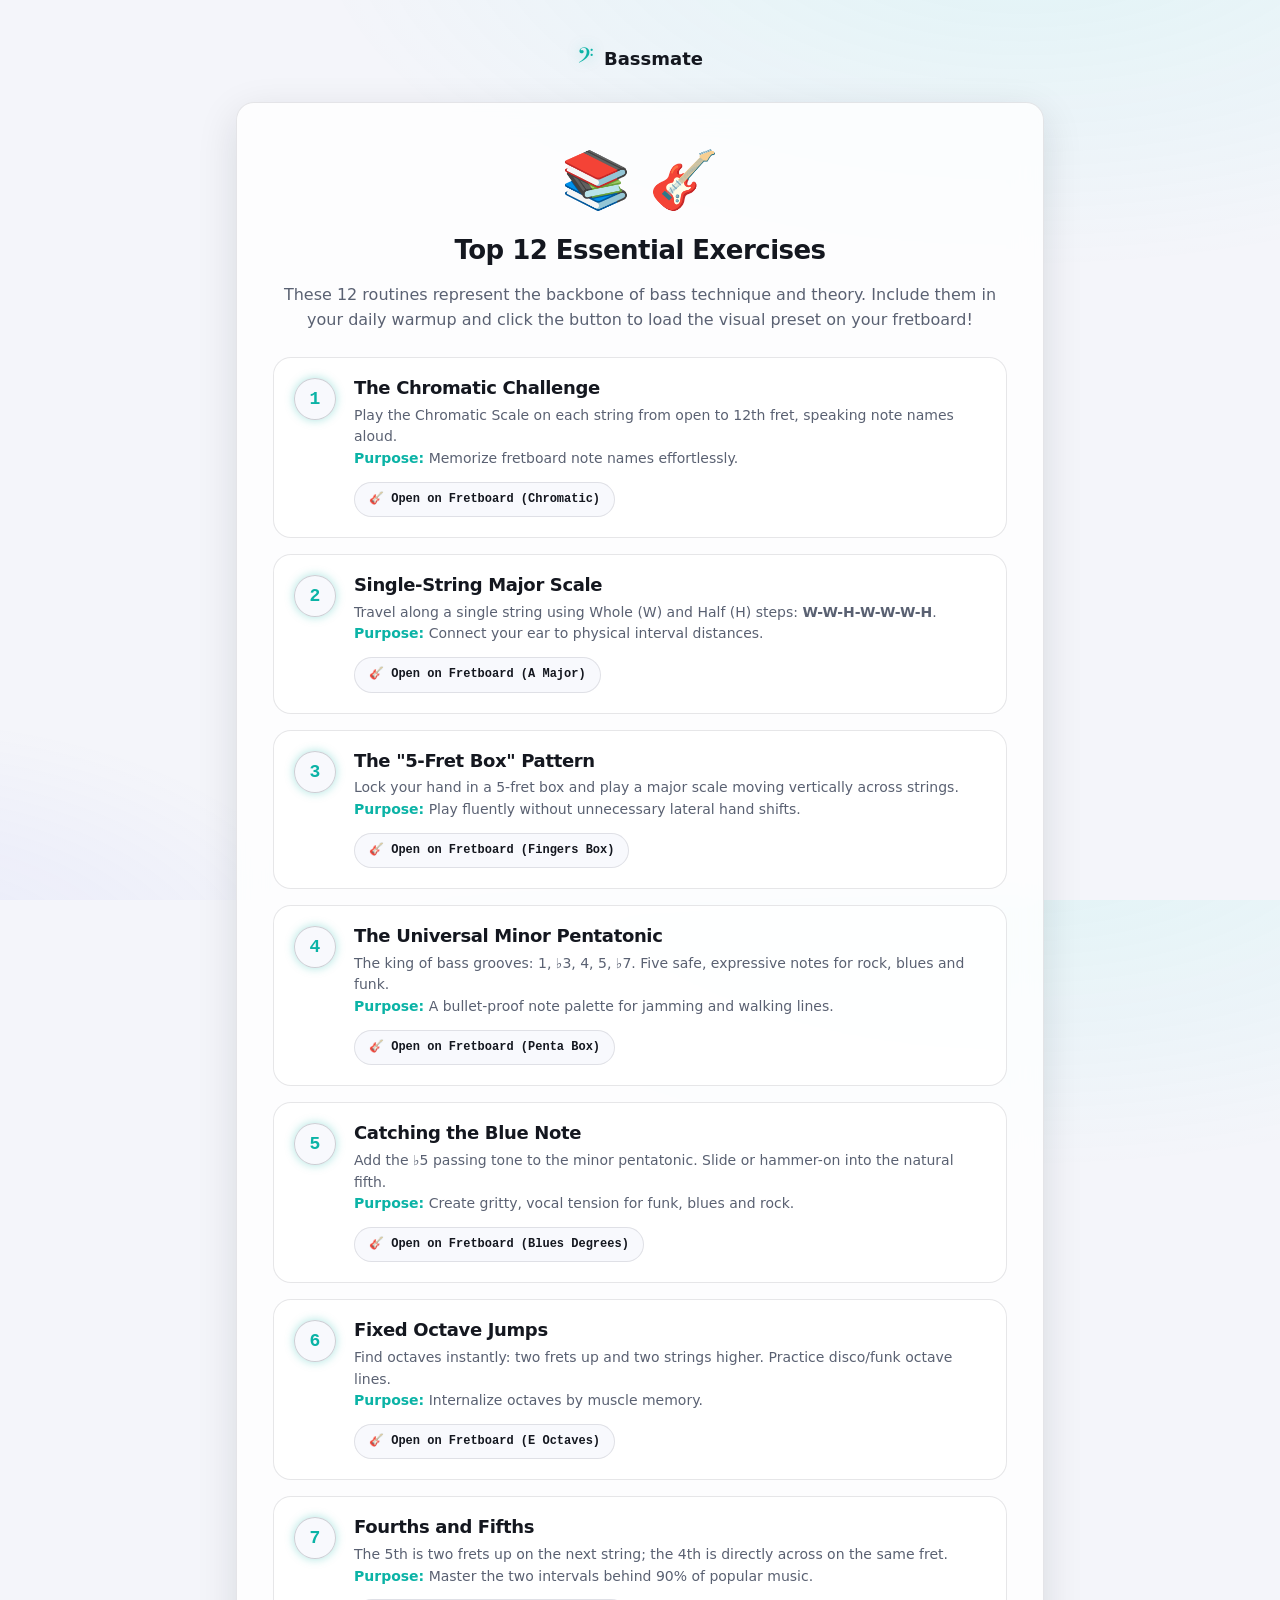
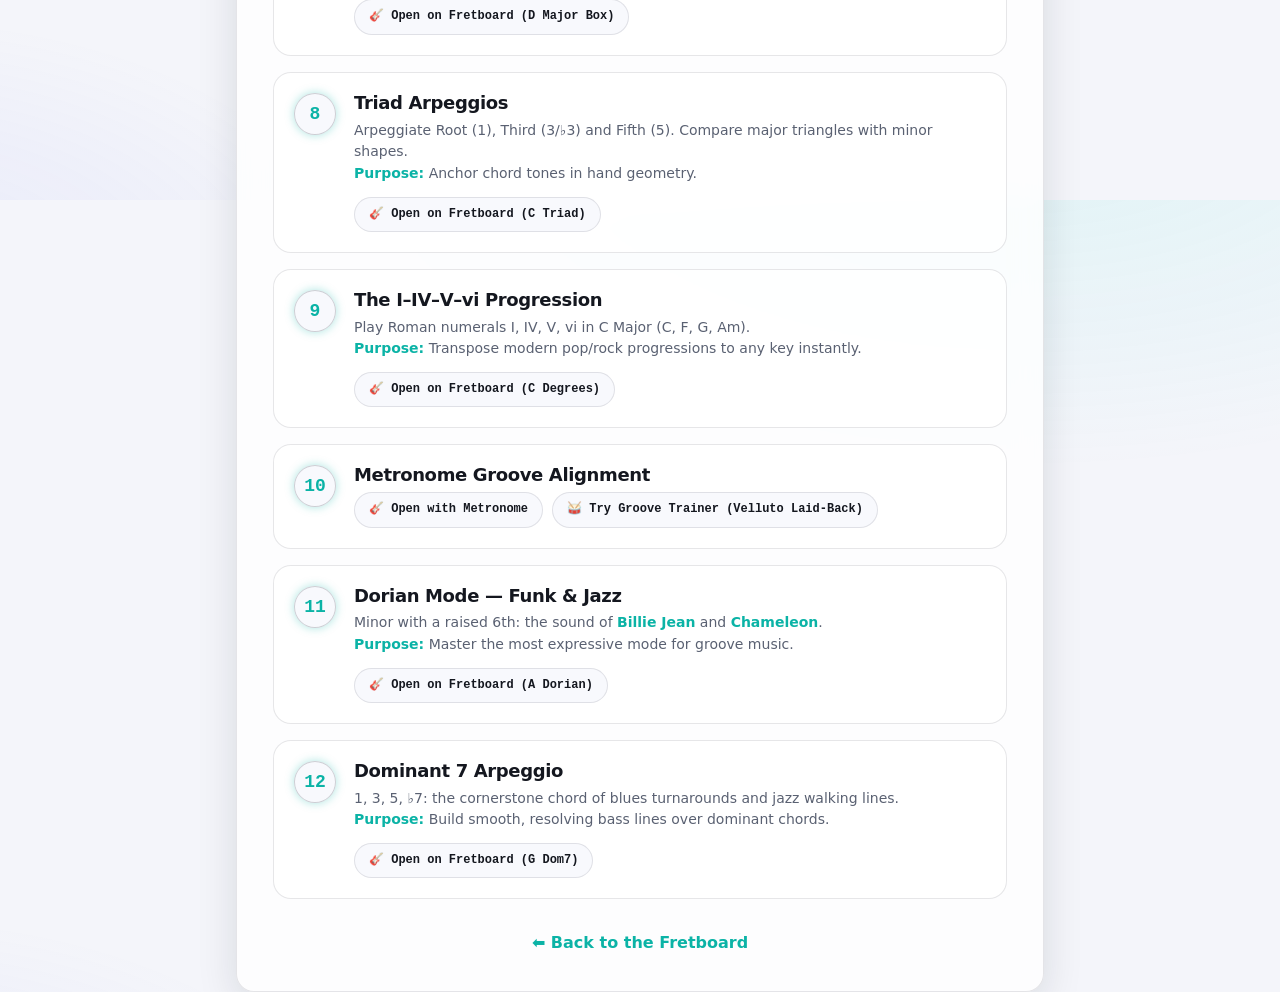
<file: exercises.html>
<!DOCTYPE html>
<html lang="it">
<head>
  <meta charset="UTF-8">
  <meta http-equiv="Content-Security-Policy" content="default-src 'self'; script-src 'self'; style-src 'self' https://fonts.googleapis.com 'unsafe-inline'; font-src 'self' https://fonts.gstatic.com; img-src 'self' data: blob:; connect-src 'self' https://fonts.googleapis.com https://fonts.gstatic.com; object-src 'none'; base-uri 'self'; form-action 'self'">
  <meta name="viewport" content="width=device-width, initial-scale=1.0">
  <title>12 Esercizi Pratici per Basso — Bassmate</title>
  <meta name="description" content="12 esercizi pratici per basso elettrico: scale maggiori, pentatoniche, modi dorici, arpeggi e altro. Apri direttamente sul manico interattivo Bassmate.">
  <meta name="keywords" content="esercizi basso, bass exercises, scale basso, pentatonica basso, modo dorico, arpeggio basso, imparare basso">
  <meta name="author" content="PiscoFactory">
  <meta name="robots" content="index, follow">
  <meta property="og:type" content="website">
  <meta property="og:url" content="https://bassmate.it/exercises.html">
  <meta property="og:title" content="12 Esercizi Pratici per Basso — Bassmate">
  <meta property="og:description" content="Scala maggiore, pentatonica, modi, arpeggi e altro. Esercizi interattivi direttamente sul manico del basso.">
  <meta property="og:image" content="https://bassmate.it/assets/og-image.png">
  <link rel="canonical" href="https://bassmate.it/exercises.html">

  <link rel="manifest" href="manifest.json">
  <link rel="icon" href="assets/icon.svg" type="image/svg+xml">
  <meta name="theme-color" content="#08080f">
  
  <link rel="preconnect" href="https://fonts.googleapis.com">
  <link rel="preconnect" href="https://fonts.gstatic.com" crossorigin>
  <link href="https://fonts.googleapis.com/css2?family=Inter:wght@400;600;700;800;900&family=Space+Mono:wght@400;700&display=swap" rel="stylesheet">
  <link rel="stylesheet" href="css/tokens.css">
  <link rel="stylesheet" href="css/base.css">
  <link rel="stylesheet" href="css/page.css">
  <style>
    .ex-grid { display: flex; flex-direction: column; gap: 16px; margin: 24px 0; }
    .ex-card {
      background: var(--surface); border: 1px solid var(--border); border-radius: var(--r-lg);
      padding: 20px; display: flex; gap: 18px; align-items: flex-start; text-align: left;
      transition: border-color .15s, transform .15s;
    }
    .ex-card:hover { border-color: var(--accent); transform: translateX(3px); }
    .ex-num {
      width: 42px; height: 42px; flex: none; border-radius: 50%;
      background: var(--surface-2); border: 1px solid var(--border-2);
      color: var(--accent); font-family: var(--font-mono); font-size: 18px; font-weight: 800;
      display: grid; place-items: center; box-shadow: 0 0 10px var(--accent-glow);
    }
    .ex-body { flex: 1; min-width: 0; }
    .ex-body h2 { font-size: 18px; font-weight: 800; margin-bottom: 6px; color: var(--text); }
    .ex-body p { color: var(--muted); font-size: 14px; line-height: 1.55; margin-bottom: 12px; }
    .ex-body em { color: var(--accent); font-style: normal; font-weight: 600; }
    .ex-btn {
      display: inline-flex; align-items: center; gap: 8px;
      padding: 8px 14px; border-radius: var(--r-pill);
      background: var(--surface-2); border: 1px solid var(--border);
      color: var(--text); font-family: var(--font-mono); font-size: 12px; font-weight: 700;
      text-decoration: none; transition: .14s;
    }
    .ex-btn:hover { background: var(--accent); color: var(--accent-ink); border-color: transparent; }
  </style>
</head>
<body>
<div class="page" style="max-width:840px">
  <a href="index.html" class="page-logo"><span class="glyph">𝄢</span><span class="name">Bassmate</span></a>
  <div class="page-card">
    <div class="hero">📚 🎸</div>

    <!-- ITALIANO -->
    <div data-lang="it">
      <h1>I 12 Esercizi Fondamentali</h1>
      <p style="text-align:center">Queste 12 routine rappresentano la spina dorsale della tecnica e della teoria del basso. Includile nel tuo riscaldamento quotidiano e clicca il tasto azzurro per caricare il preset visivo sul manico!</p>
      
      <div class="ex-grid">
        <div class="ex-card">
          <div class="ex-num">1</div>
          <div class="ex-body">
            <h2>La Sfida Cromatica</h2>
            <p>Suona la Scala Cromatica su ogni singola corda, partendo dalla nota a vuoto fino al 12° tasto. Pronuncia ad alta voce il nome della nota mentre la suoni.<br><em>Scopo:</em> Memorizzare i nomi delle note e superare lo "smarrimento da tastiera vuota".</p>
            <a href="index.html?r=C&s=chromatic&l=note&v=full" class="ex-btn">🎸 Prova sul Manico (Cromatica)</a>
          </div>
        </div>

        <div class="ex-card">
          <div class="ex-num">2</div>
          <div class="ex-body">
            <h2>Scala Maggiore Monocorda</h2>
            <p>Imposta la Vista su "Tutto". Scegli una root (es. La) e percorri tutta la corda usando la formula dei TONI (T) e SEMITONI (S): <strong>T-T-S-T-T-T-S</strong>.<br><em>Scopo:</em> Unire l'orecchio alla distanza geometrica degli intervalli sul manico.</p>
            <a href="index.html?r=A&s=major&l=deg&v=full" class="ex-btn">🎸 Prova sul Manico (La Maggiore)</a>
          </div>
        </div>

        <div class="ex-card">
          <div class="ex-num">3</div>
          <div class="ex-body">
            <h2>Il Pattern del "Box 5 tasti" (Maggiore)</h2>
            <p>Attiva la Vista "Box 5 tasti" e mantieni la mano parallela. Suona una scala maggiore iniziando dal dito medio o indice, muovendoti verticalmente attraverso le corde.<br><em>Scopo:</em> Imparare a suonare fluidi mantenendo la mano ancorata a una singola posizione.</p>
            <a href="index.html?r=A&s=major&v=box&pos=4&l=finger" class="ex-btn">🎸 Prova sul Manico (Box Dita)</a>
          </div>
        </div>

        <div class="ex-card">
          <div class="ex-num">4</div>
          <div class="ex-body">
            <h2>La Pentatonica Universale (Minore)</h2>
            <p>Il re di tutti i groove. Suona la Pentatonica Minore (1, ♭3, 4, 5, ♭7): cinque note infallibili che funzionano sempre su rock, blues e funk.<br><em>Scopo:</em> Avere un set sicuro di note a prova di errore per accompagnare e improvvisare.</p>
            <a href="index.html?r=A&s=minPenta&v=box&pos=5&l=finger" class="ex-btn">🎸 Prova sul Manico (Box Pentatonica)</a>
          </div>
        </div>

        <div class="ex-card">
          <div class="ex-num">5</div>
          <div class="ex-body">
            <h2>Catturare la Blue Note</h2>
            <p>Aggiungi alla pentatonica minore la ♭5 (quinta diminuita). Esercitati a suonarla non come nota fissa ma come passaggio scivolato o martellato verso la 5ª naturale.<br><em>Scopo:</em> Generare la tensione "sporca" ed espressiva essenziale per funk, blues e rock.</p>
            <a href="index.html?r=A&s=blues&v=box&pos=5&l=deg" class="ex-btn">🎸 Prova sul Manico (Box Blues Gradi)</a>
          </div>
        </div>

        <div class="ex-card">
          <div class="ex-num">6</div>
          <div class="ex-body">
            <h2>Salti in Ottava Fissa</h2>
            <p>Per qualsiasi nota suonata, trova la sua ottava saltando due tasti a destra e due corde in alto. Suona l'alternanza Basso-Alto con ritmo disco/funk.<br><em>Scopo:</em> Interiorizzare l'intervallo dell'ottava senza cercarlo con gli occhi.</p>
            <a href="index.html?r=E&s=major&v=full&l=note" class="ex-btn">🎸 Prova sul Manico (Ottave di Mi)</a>
          </div>
        </div>

        <div class="ex-card">
          <div class="ex-num">7</div>
          <div class="ex-body">
            <h2>Quinte e Quarte sul Manico</h2>
            <p>La 5ª giusta si trova a destra di due tasti sulla corda superiore. La 4ª giusta? È esattamente sullo stesso tasto, sulla corda immediatamente sopra.<br><em>Scopo:</em> Questi due salti risolvono il 90% degli accompagnamenti nella musica moderna.</p>
            <a href="index.html?r=D&s=major&v=box&pos=4&l=deg" class="ex-btn">🎸 Prova sul Manico (Re Maggiore Box)</a>
          </div>
        </div>

        <div class="ex-card">
          <div class="ex-num">8</div>
          <div class="ex-body">
            <h2>Arpeggio della Triade</h2>
            <p>Suona sequenzialmente Fondamentale (1), Terza (3/♭3) e Quinta (5). Esercitati a passare da triadi maggiori a minori.<br><em>Scopo:</em> Inculcare nella mano le forme geometriche Maggiore (triangolo) vs Minore.</p>
            <a href="index.html?r=C&s=majTriad&v=box&pos=2&l=deg" class="ex-btn">🎸 Prova sul Manico (Triade di Do)</a>
          </div>
        </div>

        <div class="ex-card">
          <div class="ex-num">9</div>
          <div class="ex-body">
            <h2>Progressione I–IV–V–vi</h2>
            <p>Prendi una tonalità come Do Maggiore. Suona come linea di basso i gradi I (Do), IV (Fa), V (Sol) e vi (La minore), la formula regina delle canzoni moderne.<br><em>Scopo:</em> Pensare per gradi e numeri romani per poter trasportare qualsiasi brano al volo.</p>
            <a href="index.html?r=C&s=major&l=deg&v=full" class="ex-btn">🎸 Prova sul Manico (Gradi di Do)</a>
          </div>
        </div>

        <div class="ex-card">
          <div class="ex-num">10</div>
          <div class="ex-body">
            <h2>Allineamento col Metronomo in 4/4</h2>
            <a href="index.html?r=G&s=minPenta&l=note&v=full&tab=metro" class="ex-btn">🎸 Prova col Metronomo</a>
            <a href="index.html?r=F&s=dorian&v=box&pos=1&l=deg&tab=groove" class="ex-btn" style="margin-left:4px">🥁 Prova col Groove Trainer (Velluto Laid-Back)</a>
          </div>
        </div>

        <div class="ex-card">
          <div class="ex-num">11</div>
          <div class="ex-body">
            <h2>Il Modo Dorico — Il Suono Funk & Jazz</h2>
            <p>Minore ma con la Sesta Maggiore (6 naturale): il modo di <em>Billie Jean</em>, <em>Chameleon</em> e <em>So What</em>. Aperto, moderno e irresistibile.<br><em>Scopo:</em> Padroneggiare il modo più usato nel Funk, nel Soul e nel Jazz moderno.</p>
            <a href="index.html?r=A&s=dorian&l=deg&v=full" class="ex-btn">🎸 Prova sul Manico (La Dorico)</a>
          </div>
        </div>

        <div class="ex-card">
          <div class="ex-num">12</div>
          <div class="ex-body">
            <h2>Arpeggio Dominante 7 (Turnaround)</h2>
            <p>Triade maggiore + settima minore (1, 3, 5, ♭7): l'accordo di tensione che vuole risolvere, cuore pulsante del blues e del jazz.<br><em>Scopo:</em> Costruire walking bass e turnaround fluidi su qualsiasi giro blues.</p>
            <a href="index.html?r=G&s=dom7&l=deg&v=full" class="ex-btn">🎸 Prova sul Manico (Sol Dom7)</a>
          </div>
        </div>
      </div>
    </div>

    <!-- ENGLISH -->
    <div data-lang="en" style="display:none;">
      <h1>Top 12 Essential Exercises</h1>
      <p style="text-align:center">These 12 routines represent the backbone of bass technique and theory. Include them in your daily warmup and click the button to load the visual preset on your fretboard!</p>

      <div class="ex-grid">
        <div class="ex-card">
          <div class="ex-num">1</div>
          <div class="ex-body">
            <h2>The Chromatic Challenge</h2>
            <p>Play the Chromatic Scale on each string from open to 12th fret, speaking note names aloud.<br><em>Purpose:</em> Memorize fretboard note names effortlessly.</p>
            <a href="index.html?r=C&s=chromatic&l=note&v=full" class="ex-btn">🎸 Open on Fretboard (Chromatic)</a>
          </div>
        </div>

        <div class="ex-card">
          <div class="ex-num">2</div>
          <div class="ex-body">
            <h2>Single-String Major Scale</h2>
            <p>Travel along a single string using Whole (W) and Half (H) steps: <strong>W-W-H-W-W-W-H</strong>.<br><em>Purpose:</em> Connect your ear to physical interval distances.</p>
            <a href="index.html?r=A&s=major&l=deg&v=full" class="ex-btn">🎸 Open on Fretboard (A Major)</a>
          </div>
        </div>

        <div class="ex-card">
          <div class="ex-num">3</div>
          <div class="ex-body">
            <h2>The "5-Fret Box" Pattern</h2>
            <p>Lock your hand in a 5-fret box and play a major scale moving vertically across strings.<br><em>Purpose:</em> Play fluently without unnecessary lateral hand shifts.</p>
            <a href="index.html?r=A&s=major&v=box&pos=4&l=finger" class="ex-btn">🎸 Open on Fretboard (Fingers Box)</a>
          </div>
        </div>

        <div class="ex-card">
          <div class="ex-num">4</div>
          <div class="ex-body">
            <h2>The Universal Minor Pentatonic</h2>
            <p>The king of bass grooves: 1, ♭3, 4, 5, ♭7. Five safe, expressive notes for rock, blues and funk.<br><em>Purpose:</em> A bullet-proof note palette for jamming and walking lines.</p>
            <a href="index.html?r=A&s=minPenta&v=box&pos=5&l=finger" class="ex-btn">🎸 Open on Fretboard (Penta Box)</a>
          </div>
        </div>

        <div class="ex-card">
          <div class="ex-num">5</div>
          <div class="ex-body">
            <h2>Catching the Blue Note</h2>
            <p>Add the ♭5 passing tone to the minor pentatonic. Slide or hammer-on into the natural fifth.<br><em>Purpose:</em> Create gritty, vocal tension for funk, blues and rock.</p>
            <a href="index.html?r=A&s=blues&v=box&pos=5&l=deg" class="ex-btn">🎸 Open on Fretboard (Blues Degrees)</a>
          </div>
        </div>

        <div class="ex-card">
          <div class="ex-num">6</div>
          <div class="ex-body">
            <h2>Fixed Octave Jumps</h2>
            <p>Find octaves instantly: two frets up and two strings higher. Practice disco/funk octave lines.<br><em>Purpose:</em> Internalize octaves by muscle memory.</p>
            <a href="index.html?r=E&s=major&v=full&l=note" class="ex-btn">🎸 Open on Fretboard (E Octaves)</a>
          </div>
        </div>

        <div class="ex-card">
          <div class="ex-num">7</div>
          <div class="ex-body">
            <h2>Fourths and Fifths</h2>
            <p>The 5th is two frets up on the next string; the 4th is directly across on the same fret.<br><em>Purpose:</em> Master the two intervals behind 90% of popular music.</p>
            <a href="index.html?r=D&s=major&v=box&pos=4&l=deg" class="ex-btn">🎸 Open on Fretboard (D Major Box)</a>
          </div>
        </div>

        <div class="ex-card">
          <div class="ex-num">8</div>
          <div class="ex-body">
            <h2>Triad Arpeggios</h2>
            <p>Arpeggiate Root (1), Third (3/♭3) and Fifth (5). Compare major triangles with minor shapes.<br><em>Purpose:</em> Anchor chord tones in hand geometry.</p>
            <a href="index.html?r=C&s=majTriad&v=box&pos=2&l=deg" class="ex-btn">🎸 Open on Fretboard (C Triad)</a>
          </div>
        </div>

        <div class="ex-card">
          <div class="ex-num">9</div>
          <div class="ex-body">
            <h2>The I–IV–V–vi Progression</h2>
            <p>Play Roman numerals I, IV, V, vi in C Major (C, F, G, Am).<br><em>Purpose:</em> Transpose modern pop/rock progressions to any key instantly.</p>
            <a href="index.html?r=C&s=major&l=deg&v=full" class="ex-btn">🎸 Open on Fretboard (C Degrees)</a>
          </div>
        </div>

        <div class="ex-card">
          <div class="ex-num">10</div>
          <div class="ex-body">
            <h2>Metronome Groove Alignment</h2>
            <a href="index.html?r=G&s=minPenta&l=note&v=full&tab=metro" class="ex-btn">🎸 Open with Metronome</a>
            <a href="index.html?r=F&s=dorian&v=box&pos=1&l=deg&tab=groove" class="ex-btn" style="margin-left:4px">🥁 Try Groove Trainer (Velluto Laid-Back)</a>
          </div>
        </div>

        <div class="ex-card">
          <div class="ex-num">11</div>
          <div class="ex-body">
            <h2>Dorian Mode — Funk & Jazz</h2>
            <p>Minor with a raised 6th: the sound of <em>Billie Jean</em> and <em>Chameleon</em>.<br><em>Purpose:</em> Master the most expressive mode for groove music.</p>
            <a href="index.html?r=A&s=dorian&l=deg&v=full" class="ex-btn">🎸 Open on Fretboard (A Dorian)</a>
          </div>
        </div>

        <div class="ex-card">
          <div class="ex-num">12</div>
          <div class="ex-body">
            <h2>Dominant 7 Arpeggio</h2>
            <p>1, 3, 5, ♭7: the cornerstone chord of blues turnarounds and jazz walking lines.<br><em>Purpose:</em> Build smooth, resolving bass lines over dominant chords.</p>
            <a href="index.html?r=G&s=dom7&l=deg&v=full" class="ex-btn">🎸 Open on Fretboard (G Dom7)</a>
          </div>
        </div>
      </div>
    </div>

    <a href="index.html" class="page-back"><span data-lang="it">⬅️ Torna al Manico</span><span data-lang="en" style="display:none">⬅️ Back to the Fretboard</span></a>
  </div>
</div>
<script src="js/page.js"></script>
</body>
</html>
</file>
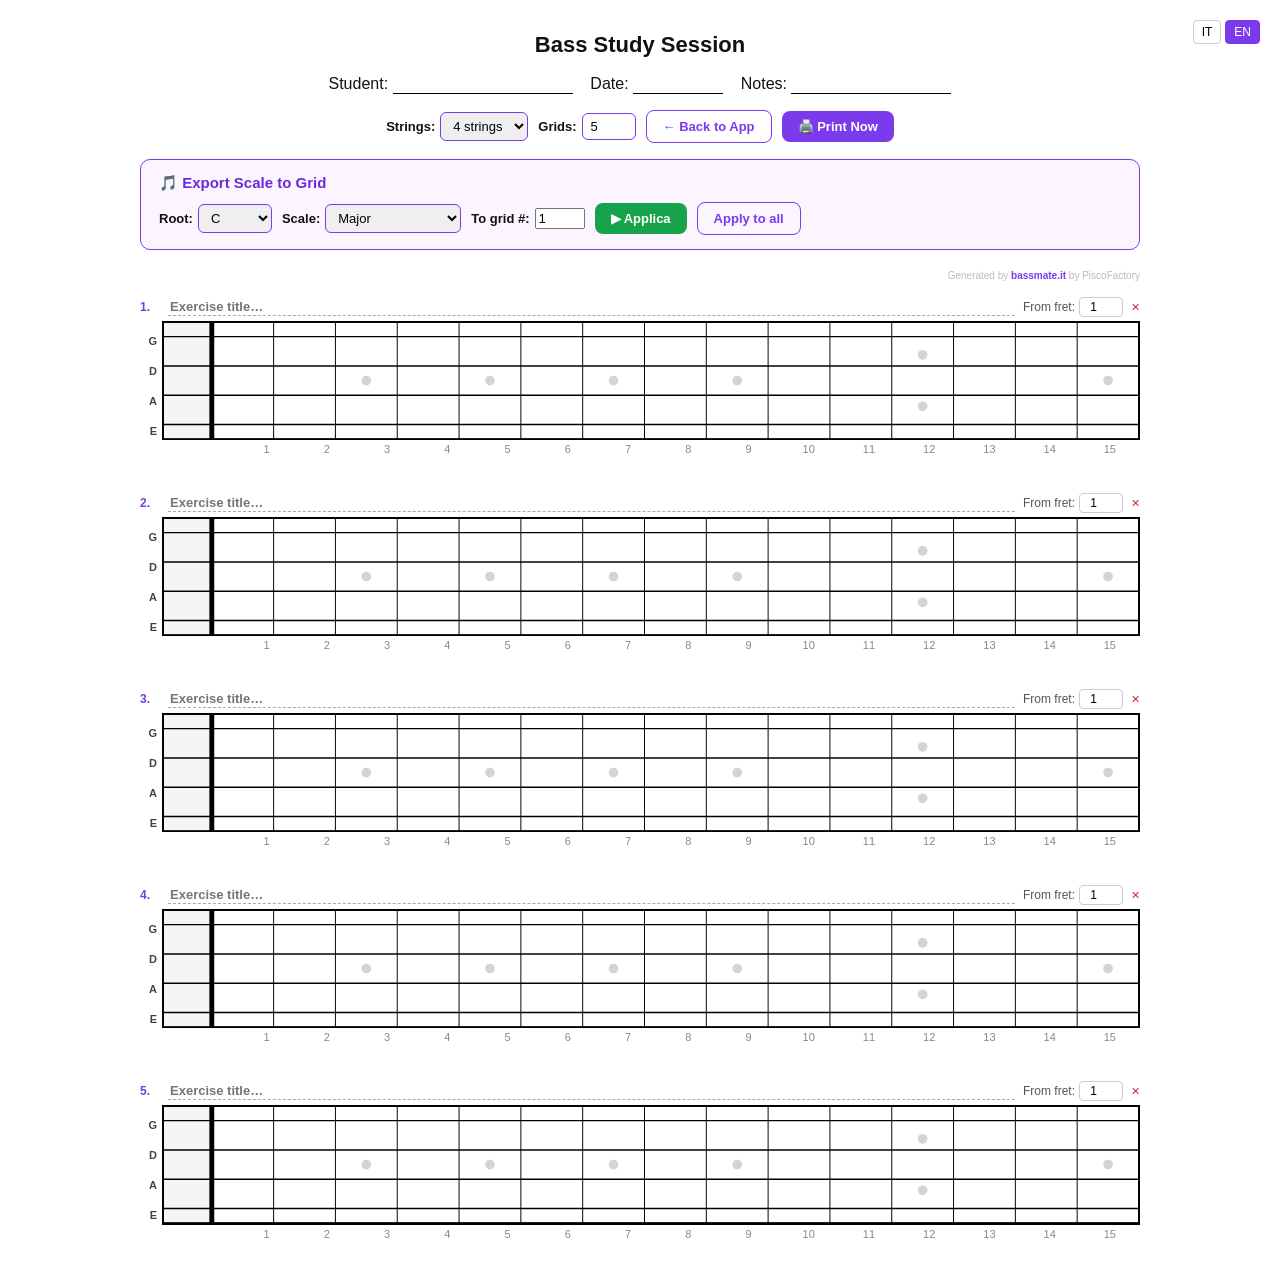
<file: grids.html>
<!DOCTYPE html>
<html lang="it">
<head>
  <meta charset="UTF-8">
  <meta http-equiv="Content-Security-Policy" content="default-src 'self'; script-src 'self' 'unsafe-inline'; style-src 'self' 'unsafe-inline'; font-src 'self'; img-src 'self' data: blob:; connect-src 'self'; object-src 'none'; base-uri 'self'; form-action 'self'; frame-ancestors 'none';">
  <title>Blank Bass Fretboard Diagrams — Bassmate</title>
  <meta name="description" content="Print blank bass guitar fretboard diagrams for lessons, practice sheets, and homework. Free printable bass neck charts for teachers and students.">
  <meta name="keywords" content="blank fretboard diagram, bass neck diagram printable, bass teacher worksheet, bass guitar chart, manico basso vuoto stampabile">
  <meta name="author" content="PiscoFactory">
  <meta name="robots" content="index, follow">
  <meta property="og:type" content="website">
  <meta property="og:url" content="https://bassmate.it/grids.html">
  <meta property="og:title" content="Blank Bass Fretboard Diagrams — Bassmate">
  <meta property="og:description" content="Free printable blank bass guitar fretboard diagrams. Perfect for teachers and self-study.">
  <meta property="og:image" content="https://bassmate.it/icon.svg">
  <link rel="canonical" href="https://bassmate.it/grids.html">
  <style>
    *, *::before, *::after { box-sizing: border-box; }
    body { background: #fff; color: #111; padding: 24px; font-family: sans-serif; display: flex; flex-direction: column; }

    /* ── header ── */
    .hw-header { text-align: center; margin-bottom: 16px; }
    .hw-header h1 { margin: 0 0 10px; font-size: 22px; }
    .hw-header input[type=text] { border: none; border-bottom: 1px solid #000; font-family: inherit; font-size: 15px; outline: none; background: transparent; }

    /* ── toolbar rows ── */
    .toolbar { display: flex; flex-wrap: wrap; justify-content: center; align-items: center; gap: 10px; margin-top: 12px; }
    .toolbar select, .toolbar input[type=number] {
      padding: 5px 8px; border-radius: 6px; border: 1px solid #7c3aed; font-size: 13px; cursor: pointer;
    }
    .toolbar label { font-size: 13px; font-weight: bold; display: flex; align-items: center; gap: 5px; }
    .btn { padding: 8px 16px; border-radius: 8px; cursor: pointer; font-weight: bold; font-size: 13px; border: none; }
    .btn-outline { border: 1px solid #7c3aed; color: #7c3aed; background: transparent; }
    .btn-primary { background: #7c3aed; color: #fff; }
    .btn-green { background: #16a34a; color: #fff; }

    /* ── scale panel ── */
    .scale-panel {
      max-width: 1000px; width: 100%; margin: 0 auto 20px;
      border: 1.5px solid #7c3aed; border-radius: 10px; padding: 14px 18px;
      background: #faf5ff;
    }
    .scale-panel h3 { margin: 0 0 10px; font-size: 15px; color: #6d28d9; }
    .scale-row { display: flex; flex-wrap: wrap; align-items: center; gap: 10px; }
    .scale-row select { padding: 5px 8px; border-radius: 6px; border: 1px solid #7c3aed; font-size: 13px; }
    .scale-row label { font-size: 13px; font-weight: bold; display: flex; align-items: center; gap: 5px; }

    /* ── grids ── */
    .grid-container { display: flex; flex-direction: column; gap: 32px; margin: 0 auto; max-width: 1000px; width: 100%; }
    .grid-wrapper { display: flex; flex-direction: column; gap: 0; }
    .grid-title-row { display: flex; align-items: center; gap: 8px; margin-bottom: 4px; }
    .grid-title-input {
      border: none; border-bottom: 1px dashed #aaa; font-family: inherit; font-size: 13px;
      font-weight: bold; outline: none; flex: 1; background: transparent; color: #444;
    }
    .grid-fret-label { font-size: 11px; color: #888; white-space: nowrap; }
    .grid-clear-btn { font-size: 11px; color: #dc2626; background: none; border: none; cursor: pointer; padding: 0; }

    .fret-pos-ctrl { display: flex; align-items: center; gap: 4px; font-size: 12px; color: #555; }
    .fret-pos-ctrl input { width: 44px; padding: 2px 4px; border-radius: 4px; border: 1px solid #ccc; font-size: 12px; text-align: center; }

    .svg-row { display: flex; align-items: stretch; gap: 0; }
    .string-labels { display: flex; flex-direction: column; justify-content: space-around; padding: 0 5px 0 0; min-width: 22px; height: 120px; align-items: flex-end; }
    .string-label { font-size: 11px; font-weight: bold; color: #444; text-align: right; line-height: 1; height: 0; overflow: visible; }

    .fret-nums { position: relative; height: 18px; font-size: 11px; color: #888; margin-top: 3px; margin-left: 27px; }
    .fret-n { position: absolute; transform: translateX(-50%); text-align: center; }

    /* ── print ── */
    @media print {
      @page { size: A4 portrait; margin: 1.2cm 1.5cm; }
      body { margin: 0; padding: 0; background: #fff !important; }
      .no-print { display: none !important; }
      .hw-header input[type=text] { border-bottom: 1px solid #000 !important; }
      .grid-title-input { border-bottom: 1px dashed #999 !important; }
      .grid-container { gap: 18px !important; }
      .scale-panel { display: none !important; }
      .grid-clear-btn { display: none !important; }
      .fret-pos-ctrl { display: none !important; }
      svg { height: 90px !important; }
    }

    .lang-float { position: absolute; top: 20px; right: 20px; display: flex; gap: 4px; }
    .p { padding: 4px 8px; cursor: pointer; border: 1px solid #ccc; background: #fff; border-radius: 4px; font-size: 12px; }
    .p.on { background: #7c3aed; color: #fff; border-color: #7c3aed; }

    .brandline { max-width: 1000px; margin: 0 auto 16px; width: 100%; text-align: right; font-size: 10px; color: #bbb; }
  </style>
</head>
<body>

  <div class="lang-float no-print" id="dl-ctrl">
    <button class="p on" data-v="it">IT</button>
    <button class="p" data-v="en">EN</button>
  </div>

  <div class="hw-header">
    <h1 id="title-text">Sessione di Studio Basso</h1>
    <p>
      <span id="stud-text">Studente</span>: <input type="text" style="width:180px" id="inp-student">
      &nbsp;&nbsp;
      <span id="date-text">Data</span>: <input type="text" style="width:90px" id="inp-date">
      &nbsp;&nbsp;
      <span id="note-text">Note</span>: <input type="text" style="width:160px" id="inp-notes">
    </p>

    <!-- toolbar row 1: settings -->
    <div class="toolbar no-print">
      <label id="lbl-strings">Corde:
        <select id="stringCtrl">
          <option value="4">4 corde</option>
          <option value="5">5 corde</option>
          <option value="6">6 corde</option>
        </select>
      </label>
      <label id="lbl-grids">Griglie:
        <input type="number" id="gridCount" min="1" max="12" value="5" style="width:54px;">
      </label>
      <button class="btn btn-outline" id="backBtn">← Torna al Manico</button>
      <button class="btn btn-primary" id="printBtn">🖨️ Stampa Ora</button>
    </div>
  </div>

  <!-- scale export panel -->
  <div class="scale-panel no-print">
    <h3 id="lbl-scale-title">🎵 Esporta Scala su Griglia</h3>
    <div class="scale-row">
      <label id="lbl-root">Tonica:
        <select id="scaleRoot">
          <option value="0">C</option><option value="1">C#/D♭</option><option value="2">D</option>
          <option value="3">D#/E♭</option><option value="4">E</option><option value="5">F</option>
          <option value="6">F#/G♭</option><option value="7">G</option><option value="8">G#/A♭</option>
          <option value="9">A</option><option value="10">A#/B♭</option><option value="11">B</option>
        </select>
      </label>
      <label id="lbl-scale">Scala:
        <select id="scaleType">
          <option value="major">Maggiore</option>
          <option value="minor">Minore Naturale</option>
          <option value="pent_maj">Pentatonica Maggiore</option>
          <option value="pent_min">Pentatonica Minore</option>
          <option value="blues">Blues</option>
          <option value="dorian">Dorian</option>
          <option value="mixolydian">Mixolydian</option>
          <option value="harmonic_min">Minore Armonica</option>
          <option value="melodic_min">Minore Melodica</option>
        </select>
      </label>
      <label id="lbl-target">Su griglia #:
        <input type="number" id="scaleTarget" min="1" max="12" value="1" style="width:50px;">
      </label>
      <button class="btn btn-green" id="exportScaleBtn" style="font-size:13px;">▶ Applica</button>
      <button class="btn btn-outline" id="exportAllBtn" style="font-size:13px;" id="lbl-all">Applica a tutte</button>
    </div>
  </div>

  <div class="brandline">Generated by <a href="https://bassmate.it" style="color:#7c3aed;text-decoration:none;font-weight:bold;">bassmate.it</a> by PiscoFactory</div>

  <div class="grid-container" id="gc"></div>

  <script>
    // ── constants ──
    const TOTAL_FRETS = 15;
    const MARKERS = [3,5,7,9,12,15];
    const NOTE_NAMES = ['C','C#','D','D#','E','F','F#','G','G#','A','A#','B'];
    const TUNINGS = {
      4: [4, 9, 2, 7],      // E A D G  (semitones from C)
      5: [11, 4, 9, 2, 7],  // B E A D G
      6: [11, 4, 9, 2, 7, 0] // B E A D G C
    };
    const TUNING_NAMES = {
      4: ['E','A','D','G'],
      5: ['B','E','A','D','G'],
      6: ['B','E','A','D','G','C']
    };
    const SCALE_INTERVALS = {
      major:       [0,2,4,5,7,9,11],
      minor:       [0,2,3,5,7,8,10],
      pent_maj:    [0,2,4,7,9],
      pent_min:    [0,3,5,7,10],
      blues:       [0,3,5,6,7,10],
      dorian:      [0,2,3,5,7,9,10],
      mixolydian:  [0,2,4,5,7,9,10],
      harmonic_min:[0,2,3,5,7,8,11],
      melodic_min: [0,2,3,5,7,9,11],
    };

    // ── state ──
    let stringsCount = 4;
    let gridCount = 5;
    // Per-grid state: { title, fretStart, dots: Set of "string,fret" }
    let grids = [];
    let activeLang = localStorage.getItem('bass_lang') || (navigator.language.startsWith('it') ? 'it' : 'en');

    function makeGridState() {
      return { title: '', fretStart: 1, dots: new Set() };
    }

    function ensureGrids(n) {
      while (grids.length < n) grids.push(makeGridState());
      grids.length = n;
    }

    // ── scale computation ──
    // dots stored as "string,col" where col = 1..TOTAL_FRETS (grid column)
    // physical fret = fretStart - 1 + col; open string = col 0, only when fretStart=1
    function computeScaleDots(root, scaleType, fretStart) {
      const intervals = SCALE_INTERVALS[scaleType];
      const scaleNotes = new Set(intervals.map(i => (root + i) % 12));
      const tuning = TUNINGS[stringsCount];
      const dots = new Set();
      for (let s = 0; s < stringsCount; s++) {
        const openNote = tuning[s];
        // open string (only visible when fretStart === 1)
        if (fretStart === 1 && scaleNotes.has(openNote % 12)) {
          dots.add(`${s},0`);
        }
        // fretted notes: col 1..TOTAL_FRETS → physical fret = fretStart-1+col
        for (let col = 1; col <= TOTAL_FRETS; col++) {
          const physFret = fretStart - 1 + col;
          const note = (openNote + physFret) % 12;
          if (scaleNotes.has(note)) {
            dots.add(`${s},${col}`);
          }
        }
      }
      return dots;
    }

    // ── SVG rendering ──
    const SVG_NS = 'http://www.w3.org/2000/svg';

    // Layout constants (viewBox units)
    const VW = 1000, VH = 120;
    const OPEN_W = 50;  // width of open-string zone left of nut
    const NUT_X = OPEN_W;
    const FRET_W = VW - NUT_X; // remaining width for 15 frets

    function fretX(col) { return NUT_X + col * (FRET_W / TOTAL_FRETS); }
    function fretCx(col) { return NUT_X + (col - 0.5) * (FRET_W / TOTAL_FRETS); }
    function stringY(s) { return ((stringsCount - 1 - s) + 0.5) * (VH / stringsCount); }

    function buildSvg(gridState, idx) {
      const { fretStart, dots } = gridState;
      const svg = document.createElementNS(SVG_NS, 'svg');
      svg.setAttribute('width', '100%');
      svg.setAttribute('height', '120');
      svg.setAttribute('viewBox', `0 0 ${VW} ${VH}`);
      svg.setAttribute('preserveAspectRatio', 'none');
      svg.style.cssText = 'border:1pt solid #000; display:block; background:#fff; flex:1;';

      // open-string zone background (slightly off-white to distinguish)
      if (fretStart === 1) {
        const bg = document.createElementNS(SVG_NS, 'rect');
        bg.setAttribute('x', 0); bg.setAttribute('y', 0);
        bg.setAttribute('width', NUT_X); bg.setAttribute('height', VH);
        bg.setAttribute('fill', '#f5f5f5');
        svg.appendChild(bg);
      }

      // nut (thick vertical line)
      const nut = document.createElementNS(SVG_NS, 'line');
      nut.setAttribute('x1', NUT_X); nut.setAttribute('y1', 0);
      nut.setAttribute('x2', NUT_X); nut.setAttribute('y2', VH);
      nut.setAttribute('stroke', '#000'); nut.setAttribute('stroke-width', '5');
      svg.appendChild(nut);

      // fret lines
      for (let f = 1; f <= TOTAL_FRETS; f++) {
        const x = fretX(f);
        const line = document.createElementNS(SVG_NS, 'line');
        line.setAttribute('x1', x); line.setAttribute('y1', 0);
        line.setAttribute('x2', x); line.setAttribute('y2', VH);
        line.setAttribute('stroke', '#000'); line.setAttribute('stroke-width', '1');
        svg.appendChild(line);
      }

      // position markers
      MARKERS.forEach(pos => {
        if (pos > TOTAL_FRETS) return;
        const cx = fretCx(pos);
        const addMark = (cy) => {
          const c = document.createElementNS(SVG_NS, 'circle');
          c.setAttribute('cx', cx); c.setAttribute('cy', cy);
          c.setAttribute('r', '5'); c.setAttribute('fill', '#d1d5db');
          svg.appendChild(c);
        };
        if (pos === 12) { addMark(VH * 0.28); addMark(VH * 0.72); }
        else addMark(VH * 0.5);
      });

      // string lines — s=0 is E (thickest), drawn at bottom
      for (let s = 0; s < stringsCount; s++) {
        const y = stringY(s);
        const line = document.createElementNS(SVG_NS, 'line');
        line.setAttribute('x1', 0); line.setAttribute('y1', y);
        line.setAttribute('x2', VW); line.setAttribute('y2', y);
        line.setAttribute('stroke', '#000'); line.setAttribute('stroke-width', '1.5');
        svg.appendChild(line);
      }

      // outer border
      const border = document.createElementNS(SVG_NS, 'rect');
      border.setAttribute('x', 0); border.setAttribute('y', 0);
      border.setAttribute('width', VW); border.setAttribute('height', VH);
      border.setAttribute('fill', 'none');
      border.setAttribute('stroke', '#000'); border.setAttribute('stroke-width', '2');
      svg.appendChild(border);

      // scale dots
      const tuning = TUNINGS[stringsCount];
      const root = +document.getElementById('scaleRoot').value;

      function drawDot(cx, cy, note) {
        const isRoot = note === root;
        const circle = document.createElementNS(SVG_NS, 'circle');
        circle.setAttribute('cx', cx); circle.setAttribute('cy', cy);
        circle.setAttribute('r', '13');
        circle.setAttribute('fill', isRoot ? '#7c3aed' : '#1d4ed8');
        circle.setAttribute('stroke', '#fff'); circle.setAttribute('stroke-width', '2');
        svg.appendChild(circle);
        const text = document.createElementNS(SVG_NS, 'text');
        text.setAttribute('x', cx); text.setAttribute('y', cy);
        text.setAttribute('dominant-baseline', 'central');
        text.setAttribute('text-anchor', 'middle');
        text.setAttribute('fill', '#fff');
        text.setAttribute('font-size', '11');
        text.setAttribute('font-family', 'sans-serif');
        text.setAttribute('font-weight', 'bold');
        text.textContent = NOTE_NAMES[note];
        svg.appendChild(text);
      }

      dots.forEach(key => {
        const [s, col] = key.split(',').map(Number);
        const cy = stringY(s);
        const physFret = col === 0 ? 0 : (fretStart - 1 + col);
        const note = (tuning[s] + physFret) % 12;

        if (col === 0) {
          // open string: center in open-string zone
          drawDot(NUT_X / 2, cy, note);
        } else {
          drawDot(fretCx(col), cy, note);
        }
      });

      return svg;
    }

    function buildFretNums(fretStart) {
      const div = document.createElement('div');
      div.className = 'fret-nums';
      // OPEN_W/VW = 50/1000 = 5% reserved for open-string zone
      const openPct = (OPEN_W / VW * 100).toFixed(2); // 5%
      const fretZonePct = 100 - openPct;
      for (let f = 1; f <= TOTAL_FRETS; f++) {
        const n = document.createElement('div');
        n.className = 'fret-n';
        n.textContent = fretStart - 1 + f;
        // center of column f within the fret zone
        n.style.left = `calc(${openPct}% + (${f - 0.5}) * (${fretZonePct}% / ${TOTAL_FRETS}))`;
        div.appendChild(n);
      }
      return div;
    }

    function buildStringLabels() {
      const div = document.createElement('div');
      div.className = 'string-labels';
      // reverse: highest string (G/C) at top, lowest (E/B) at bottom
      const names = [...TUNING_NAMES[stringsCount]].reverse();
      names.forEach(name => {
        const span = document.createElement('span');
        span.className = 'string-label';
        span.textContent = name;
        div.appendChild(span);
      });
      return div;
    }

    // ── full render ──
    function renderGrids() {
      ensureGrids(gridCount);
      const container = document.getElementById('gc');
      container.innerHTML = '';

      grids.forEach((gs, idx) => {
        const wrapper = document.createElement('div');
        wrapper.className = 'grid-wrapper';

        // title row
        const titleRow = document.createElement('div');
        titleRow.className = 'grid-title-row';

        const numSpan = document.createElement('span');
        numSpan.style.cssText = 'font-size:12px;font-weight:bold;color:#7c3aed;min-width:20px;';
        numSpan.textContent = (idx + 1) + '.';
        titleRow.appendChild(numSpan);

        const titleInput = document.createElement('input');
        titleInput.type = 'text';
        titleInput.className = 'grid-title-input';
        titleInput.placeholder = activeLang === 'it' ? 'Titolo esercizio…' : 'Exercise title…';
        titleInput.value = gs.title;
        titleInput.addEventListener('input', e => { grids[idx].title = e.target.value; });
        titleRow.appendChild(titleInput);

        // fret position control
        const fretCtrl = document.createElement('div');
        fretCtrl.className = 'fret-pos-ctrl no-print';
        const fretLabel = document.createElement('span');
        fretLabel.textContent = activeLang === 'it' ? 'Da fret:' : 'From fret:';
        const fretInput = document.createElement('input');
        fretInput.type = 'number';
        fretInput.min = 1; fretInput.max = 24;
        fretInput.value = gs.fretStart;
        fretInput.addEventListener('change', e => {
          grids[idx].fretStart = Math.max(1, +e.target.value);
          refreshGridSvg(idx);
        });
        fretCtrl.appendChild(fretLabel);
        fretCtrl.appendChild(fretInput);
        titleRow.appendChild(fretCtrl);

        // clear button
        const clearBtn = document.createElement('button');
        clearBtn.className = 'grid-clear-btn no-print';
        clearBtn.title = activeLang === 'it' ? 'Cancella note' : 'Clear notes';
        clearBtn.textContent = '✕';
        clearBtn.addEventListener('click', () => {
          grids[idx].dots.clear();
          refreshGridSvg(idx);
        });
        titleRow.appendChild(clearBtn);

        wrapper.appendChild(titleRow);

        // svg row with string labels
        const svgRow = document.createElement('div');
        svgRow.className = 'svg-row';
        svgRow.appendChild(buildStringLabels());
        const svgHolder = document.createElement('div');
        svgHolder.style.cssText = 'flex:1; display:flex; flex-direction:column;';
        svgHolder.dataset.idx = idx;
        svgHolder.appendChild(buildSvg(gs, idx));
        svgHolder.appendChild(buildFretNums(gs.fretStart));
        svgRow.appendChild(svgHolder);
        wrapper.appendChild(svgRow);

        container.appendChild(wrapper);
      });

      // update scaleTarget max
      document.getElementById('scaleTarget').max = gridCount;
    }

    function refreshGridSvg(idx) {
      const holder = document.querySelector(`.svg-row [data-idx="${idx}"]`);
      if (!holder) return;
      holder.innerHTML = '';
      holder.appendChild(buildSvg(grids[idx], idx));
      holder.appendChild(buildFretNums(grids[idx].fretStart));
    }

    // ── scale export ──
    function applyScaleTo(idx) {
      if (idx < 0 || idx >= grids.length) return;
      const root = +document.getElementById('scaleRoot').value;
      const scaleType = document.getElementById('scaleType').value;
      grids[idx].dots = computeScaleDots(root, scaleType, grids[idx].fretStart);
      // auto-title
      const rootName = NOTE_NAMES[root].replace('#', '♯');
      const scaleLabel = document.getElementById('scaleType').selectedOptions[0].text;
      if (!grids[idx].title) grids[idx].title = `${rootName} ${scaleLabel}`;
      refreshGridSvg(idx);
      // sync title input
      const inputs = document.querySelectorAll('.grid-title-input');
      if (inputs[idx]) inputs[idx].value = grids[idx].title;
    }

    document.getElementById('exportScaleBtn').addEventListener('click', () => {
      const target = +document.getElementById('scaleTarget').value - 1;
      applyScaleTo(target);
    });

    document.getElementById('exportAllBtn').addEventListener('click', () => {
      grids.forEach((_, i) => applyScaleTo(i));
    });

    // ── controls ──
    document.getElementById('stringCtrl').addEventListener('change', e => {
      stringsCount = +e.target.value;
      renderGrids();
    });

    document.getElementById('gridCount').addEventListener('change', e => {
      gridCount = Math.max(1, Math.min(12, +e.target.value));
      renderGrids();
    });

    document.getElementById('backBtn').addEventListener('click', () => window.location.href = 'index.html');
    document.getElementById('printBtn').addEventListener('click', () => window.print());

    // ── i18n ──
    const T = {
      it: {
        title: 'Sessione di Studio Basso', student: 'Studente', date: 'Data', notes: 'Note',
        back: '← Torna al Manico', print: '🖨️ Stampa Ora',
        strings: 'Corde:', grids: 'Griglie:', scaleTitle: '🎵 Esporta Scala su Griglia',
        root: 'Tonica:', scale: 'Scala:', target: 'Su griglia #:', all: 'Applica a tutte',
        fromFret: 'Da fret:', clearNotes: 'Cancella note', exTitle: 'Titolo esercizio…',
        strOpts: ['4 corde','5 corde','6 corde'],
        scales: {
          major:'Maggiore', minor:'Minore Naturale', pent_maj:'Pentatonica Maggiore',
          pent_min:'Pentatonica Minore', blues:'Blues', dorian:'Dorian',
          mixolydian:'Mixolydian', harmonic_min:'Minore Armonica', melodic_min:'Minore Melodica'
        }
      },
      en: {
        title: 'Bass Study Session', student: 'Student', date: 'Date', notes: 'Notes',
        back: '← Back to App', print: '🖨️ Print Now',
        strings: 'Strings:', grids: 'Grids:', scaleTitle: '🎵 Export Scale to Grid',
        root: 'Root:', scale: 'Scale:', target: 'To grid #:', all: 'Apply to all',
        fromFret: 'From fret:', clearNotes: 'Clear notes', exTitle: 'Exercise title…',
        strOpts: ['4 strings','5 strings','6 strings'],
        scales: {
          major:'Major', minor:'Natural Minor', pent_maj:'Major Pentatonic',
          pent_min:'Minor Pentatonic', blues:'Blues', dorian:'Dorian',
          mixolydian:'Mixolydian', harmonic_min:'Harmonic Minor', melodic_min:'Melodic Minor'
        }
      }
    };

    function setLang(l) {
      activeLang = l;
      localStorage.setItem('bass_lang', l);
      document.querySelectorAll('#dl-ctrl [data-v]').forEach(b => b.classList.toggle('on', b.dataset.v === l));
      const t = T[l];
      document.getElementById('title-text').textContent = t.title;
      document.getElementById('stud-text').textContent = t.student;
      document.getElementById('date-text').textContent = t.date;
      document.getElementById('note-text').textContent = t.notes;
      document.getElementById('backBtn').textContent = t.back;
      document.getElementById('printBtn').textContent = t.print;
      document.getElementById('lbl-strings').childNodes[0].textContent = t.strings + ' ';
      document.getElementById('lbl-grids').childNodes[0].textContent = t.grids + ' ';
      document.getElementById('lbl-scale-title').textContent = t.scaleTitle;
      document.getElementById('lbl-root').childNodes[0].textContent = t.root + ' ';
      document.getElementById('lbl-scale').childNodes[0].textContent = t.scale + ' ';
      document.getElementById('lbl-target').childNodes[0].textContent = t.target + ' ';
      document.getElementById('exportAllBtn').textContent = t.all;
      // string options
      const sc = document.getElementById('stringCtrl');
      [...sc.options].forEach((o, i) => { o.text = t.strOpts[i]; });
      // scale options
      const st = document.getElementById('scaleType');
      [...st.options].forEach(o => { if (t.scales[o.value]) o.text = t.scales[o.value]; });
      // re-render for placeholder text updates
      renderGrids();
    }

    document.getElementById('dl-ctrl').addEventListener('click', e => {
      const btn = e.target.closest('[data-v]');
      if (!btn) return;
      setLang(btn.dataset.v);
    });

    // ── init ──
    setLang(activeLang);
  </script>
</body>
</html>
</file>
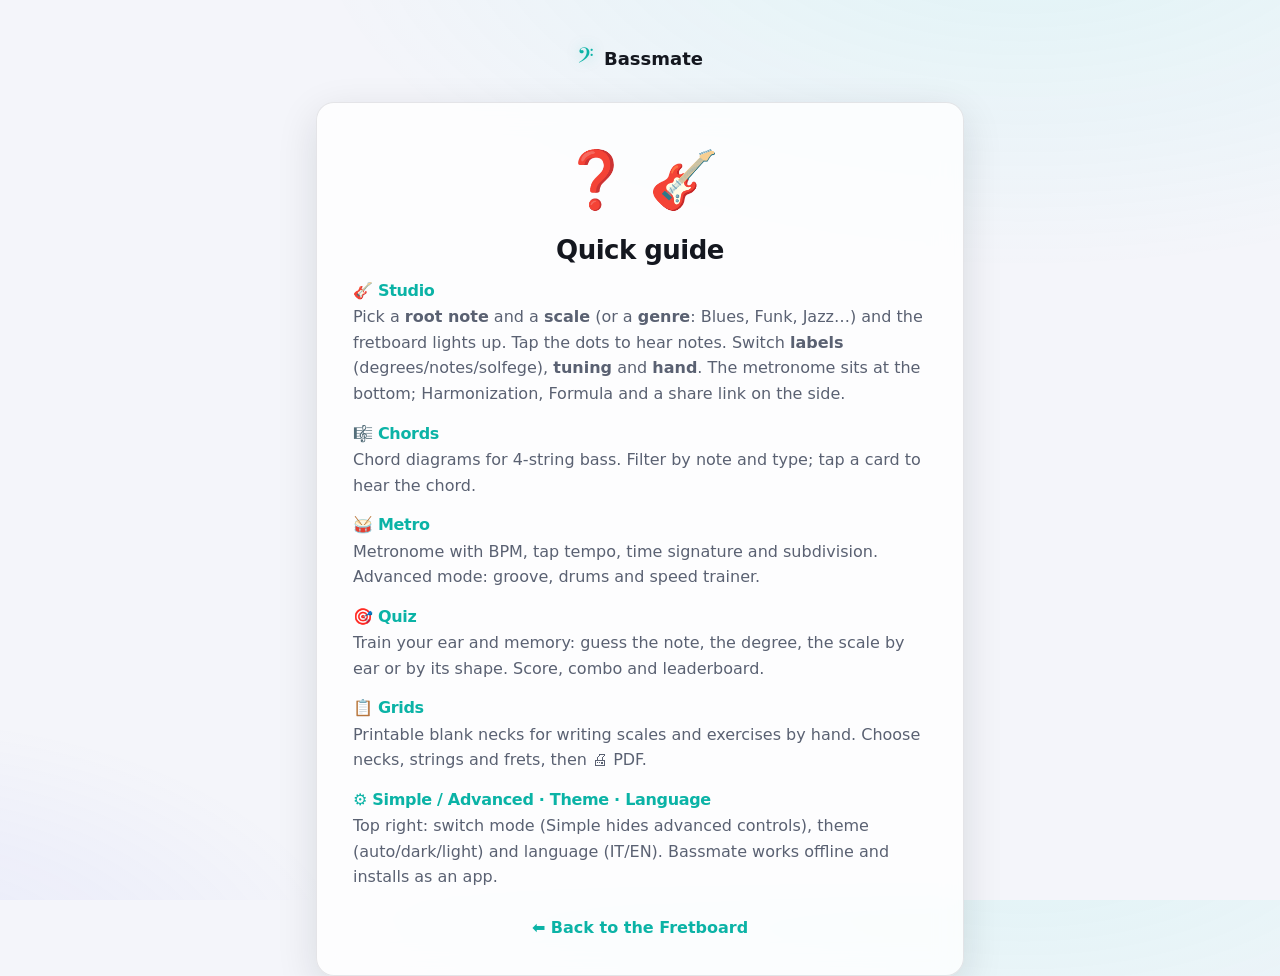
<file: help.html>
<!DOCTYPE html>
<html lang="it">
<head>
  <meta charset="UTF-8">
  <meta http-equiv="Content-Security-Policy" content="default-src 'self'; script-src 'self'; style-src 'self' https://fonts.googleapis.com 'unsafe-inline'; font-src 'self' https://fonts.gstatic.com; img-src 'self' data:; connect-src 'self'; object-src 'none'; base-uri 'self'; form-action 'self'">
  <meta name="viewport" content="width=device-width, initial-scale=1.0">
  <title>Guida — Bassmate</title>
  <meta name="description" content="Come usare Bassmate: manico, scale e generi, accordi, metronomo, quiz e griglie stampabili.">
  <meta name="robots" content="index, follow">
  <link rel="canonical" href="https://bassmate.it/help.html">
  <meta name="theme-color" content="#08080f">
  <link rel="icon" href="assets/icon.svg" type="image/svg+xml">
  <link rel="preconnect" href="https://fonts.googleapis.com">
  <link rel="preconnect" href="https://fonts.gstatic.com" crossorigin>
  <link href="https://fonts.googleapis.com/css2?family=Inter:wght@400;600;700;800;900&family=Space+Mono:wght@400;700&display=swap" rel="stylesheet">
  <link rel="stylesheet" href="css/tokens.css">
  <link rel="stylesheet" href="css/base.css">
  <link rel="stylesheet" href="css/page.css">
</head>
<body>
<div class="page">
  <a href="index.html" class="page-logo"><span class="glyph">𝄢</span><span class="name">Bassmate</span></a>
  <div class="page-card">
    <div class="hero">❓ 🎸</div>

    <!-- ITALIANO -->
    <div data-lang="it">
      <h1>Guida rapida</h1>
      <div class="help-section"><h3>🎸 Studio</h3><p>Scegli una <b>nota radice</b> e una <b>scala</b> (o un <b>genere</b>: Blues, Funk, Jazz…) e il manico si illumina. Tocca i pallini per sentire le note. Cambia <b>etichette</b> (gradi/note/solfeggio), <b>accordatura</b> e <b>mano</b>. In basso il metronomo; a lato Armonizzazione, Formula e link da condividere.</p></div>
      <div class="help-section"><h3>🎼 Accordi</h3><p>Diagrammi degli accordi per basso 4 corde. Filtra per nota e tipo; tocca una card per sentire l'accordo.</p></div>
      <div class="help-section"><h3>🥁 Metro</h3><p>Metronomo con BPM, tap tempo, tempo e suddivisione. In modalità Avanzata: groove, batteria e speed trainer.</p></div>
      <div class="help-section"><h3>🎯 Quiz</h3><p>Allena l'orecchio e la memoria: indovina la nota, il grado, la scala a orecchio o dalla sua forma. Punteggio, combo e classifica.</p></div>
      <div class="help-section"><h3>📋 Griglie</h3><p>Manici vuoti da stampare per scrivere scale ed esercizi a mano. Scegli numero di manici, corde e tasti, poi 🖨 PDF.</p></div>
      <div class="help-section"><h3>⚙️ Semplice / Avanzata · Tema · Lingua</h3><p>In alto a destra cambi modalità (Semplice nasconde i controlli avanzati), tema (auto/scuro/chiaro) e lingua (IT/EN). Bassmate funziona anche offline e si installa come app.</p></div>
    </div>

    <!-- ENGLISH -->
    <div data-lang="en" style="display:none">
      <h1>Quick guide</h1>
      <div class="help-section"><h3>🎸 Studio</h3><p>Pick a <b>root note</b> and a <b>scale</b> (or a <b>genre</b>: Blues, Funk, Jazz…) and the fretboard lights up. Tap the dots to hear notes. Switch <b>labels</b> (degrees/notes/solfege), <b>tuning</b> and <b>hand</b>. The metronome sits at the bottom; Harmonization, Formula and a share link on the side.</p></div>
      <div class="help-section"><h3>🎼 Chords</h3><p>Chord diagrams for 4-string bass. Filter by note and type; tap a card to hear the chord.</p></div>
      <div class="help-section"><h3>🥁 Metro</h3><p>Metronome with BPM, tap tempo, time signature and subdivision. Advanced mode: groove, drums and speed trainer.</p></div>
      <div class="help-section"><h3>🎯 Quiz</h3><p>Train your ear and memory: guess the note, the degree, the scale by ear or by its shape. Score, combo and leaderboard.</p></div>
      <div class="help-section"><h3>📋 Grids</h3><p>Printable blank necks for writing scales and exercises by hand. Choose necks, strings and frets, then 🖨 PDF.</p></div>
      <div class="help-section"><h3>⚙️ Simple / Advanced · Theme · Language</h3><p>Top right: switch mode (Simple hides advanced controls), theme (auto/dark/light) and language (IT/EN). Bassmate works offline and installs as an app.</p></div>
    </div>

    <a href="index.html" class="page-back"><span data-lang="it">⬅️ Torna al Manico</span><span data-lang="en" style="display:none">⬅️ Back to the Fretboard</span></a>
  </div>
</div>
<script src="js/page.js"></script>
</body>
</html>
</file>
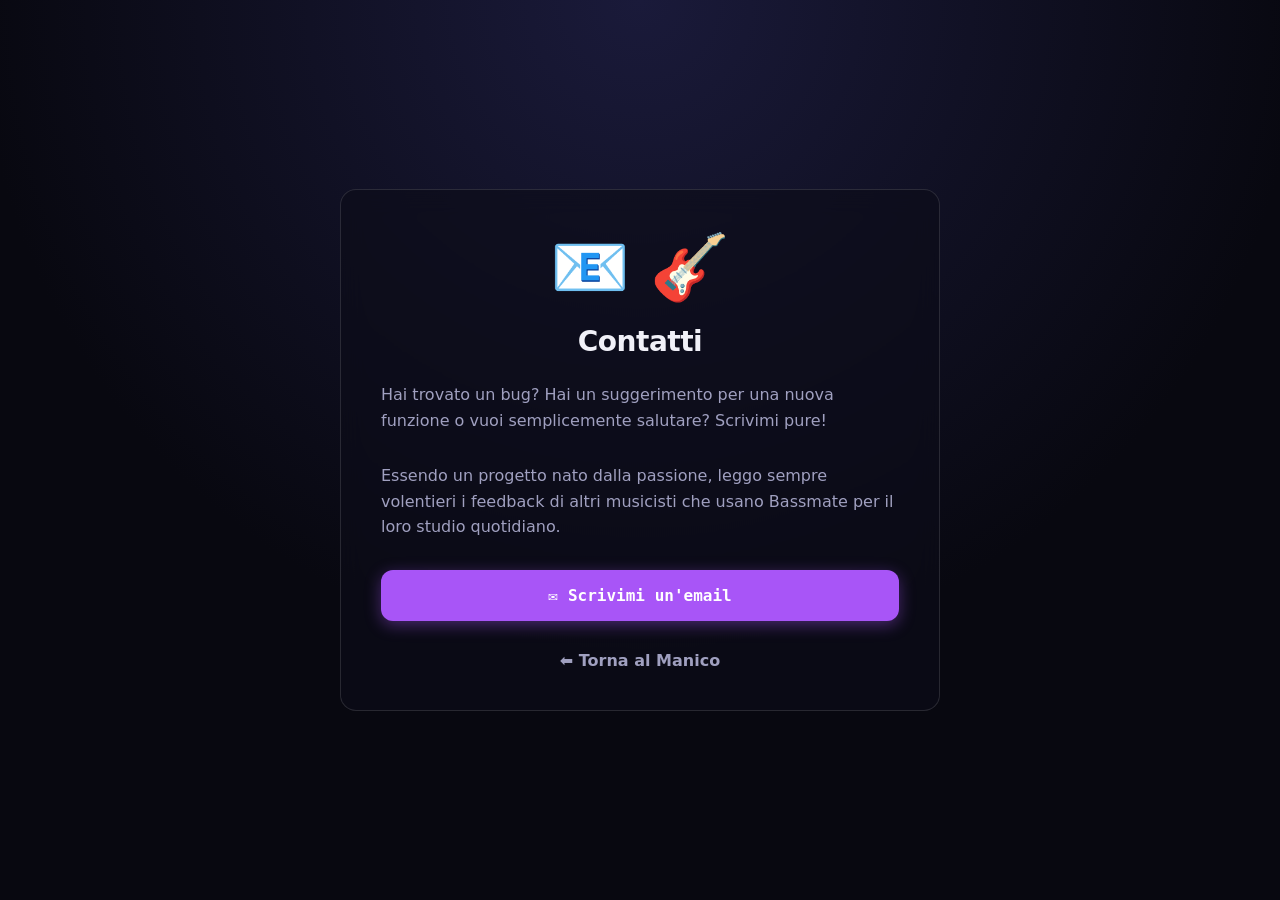
<file: v1/contact.html>
<!DOCTYPE html>
<html lang="it">
<head>
  <meta charset="UTF-8">
  <meta http-equiv="Content-Security-Policy" content="default-src 'self'; script-src 'self'; style-src 'self' https://fonts.googleapis.com 'unsafe-inline'; font-src 'self' https://fonts.gstatic.com; img-src 'self' data: blob:; connect-src 'self' https://fonts.googleapis.com https://fonts.gstatic.com; object-src 'none'; base-uri 'self'; form-action 'self'; frame-ancestors 'none';">
  <meta name="viewport" content="width=device-width, initial-scale=1.0">
  <title>Contatti — Bassmate</title>
  <meta name="description" content="Contatta il team di Bassmate per feedback, segnalazioni o collaborazioni. Siamo su GitHub e social.">
  <meta name="robots" content="noindex, follow">
  <link rel="canonical" href="https://bassmate.it/contact.html">

  <link rel="manifest" href="manifest.json">
  <link rel="icon" href="icon.svg" type="image/svg+xml">
  <meta name="theme-color" content="#080810">
  <link rel="apple-touch-icon" href="icon.svg">
  
  <link href="https://fonts.googleapis.com/css2?family=Inter:wght@400;600;700;900&family=Space+Mono:wght@400;700&display=swap" rel="stylesheet">
  <link rel="stylesheet" href="style.css?v=1.1">
  
  <style>
    .contact-container {
      width: 100%;
      max-width: 600px;
      margin: 60px auto;
      background: var(--surface);
      backdrop-filter: blur(12px);
      border: 1px solid var(--border);
      border-radius: 16px;
      padding: 40px;
      text-align: center;
      position: relative;
    }
    .emoji-hero { font-size: 64px; margin-bottom: 20px; }
    h1 { font-size: 28px; font-weight: 900; margin-bottom: 24px; color: var(--text); letter-spacing:-0.5px;}
    p { color: var(--muted); line-height: 1.6; margin-bottom: 30px; font-size: 16px; text-align: left;}
    
    .contact-btn {
      display: inline-flex; align-items: center; justify-content: center; gap: 10px;
      background: var(--accent); color: #fff;
      padding: 16px 28px; border-radius: 12px;
      font-size: 16px; font-weight: 700; font-family: 'Space Mono', monospace;
      text-decoration: none; transition: transform 0.2s, box-shadow 0.2s;
      box-shadow: 0 4px 16px var(--accent-g);
      margin-bottom: 30px;
      cursor: pointer;
      border: none;
      width: 100%;
    }
    .contact-btn:hover { transform: translateY(-2px); box-shadow: 0 8px 24px var(--accent-g); }
    
    .back-link {
      display: inline-block; color: var(--muted); font-weight: 600; text-decoration: none;
      transition: color 0.2s;
    }
    .back-link:hover { color: var(--accent); text-decoration: underline; }
  </style>
</head>
<body>
<div class="app" style="justify-content: center; align-items:flex-start;">
  <div class="contact-container">
    
    <div class="emoji-hero">📧 🎸</div>
    
    <div id="text-it" style="display:block;">
      <h1>Contatti</h1>
      <p>Hai trovato un bug? Hai un suggerimento per una nuova funzione o vuoi semplicemente salutare? Scrivimi pure!</p>
      <p>Essendo un progetto nato dalla passione, leggo sempre volentieri i feedback di altri musicisti che usano Bassmate per il loro studio quotidiano.</p>
    </div>

    <!-- EN CONTENT -->
    <div id="text-en" style="display:none;">
      <h1>Contact Me</h1>
      <p>Found a bug? Have a suggestion for a new feature or just want to say hi? Feel free to reach out!</p>
      <p>Since this project was born from passion, I always enjoy reading feedback from other musicians using Bassmate for their daily practice.</p>
    </div>

    <button class="contact-btn" id="emailBtn">
       ✉️ <span data-i18n-html="contact_btn">Scrivimi un'email</span>
    </button>
    
    <br>
    <a href="index.html" class="back-link" id="back-btn-text" data-i18n="back_btn">⬅️ Torna al Manico</a>
  </div>
</div>

<script>
  // Simple obfuscation to prevent some bots from scraping the email
  document.getElementById('emailBtn').addEventListener('click', function() {
    const user = "roberto.pisconti";
    const domain = "gmail.com";
    window.location.href = "mailto:" + user + "@" + domain + "?subject=Bassmate Feedback";
  });

  // Language management
  const savedLang = localStorage.getItem('bass_lang') || (navigator.language.startsWith('it') ? 'it' : 'en');
  if (savedLang === 'en') {
    document.getElementById('text-it').style.display = 'none';
    document.getElementById('text-en').style.display = 'block';
    
    const btn = document.getElementById('emailBtn');
    if (btn) btn.innerHTML = "✉️ Send me an email";
    
    const back = document.getElementById('back-btn-text');
    if (back) back.innerText = "⬅️ Back to Fretboard";
  }
</script>
</body>
</html>
</file>
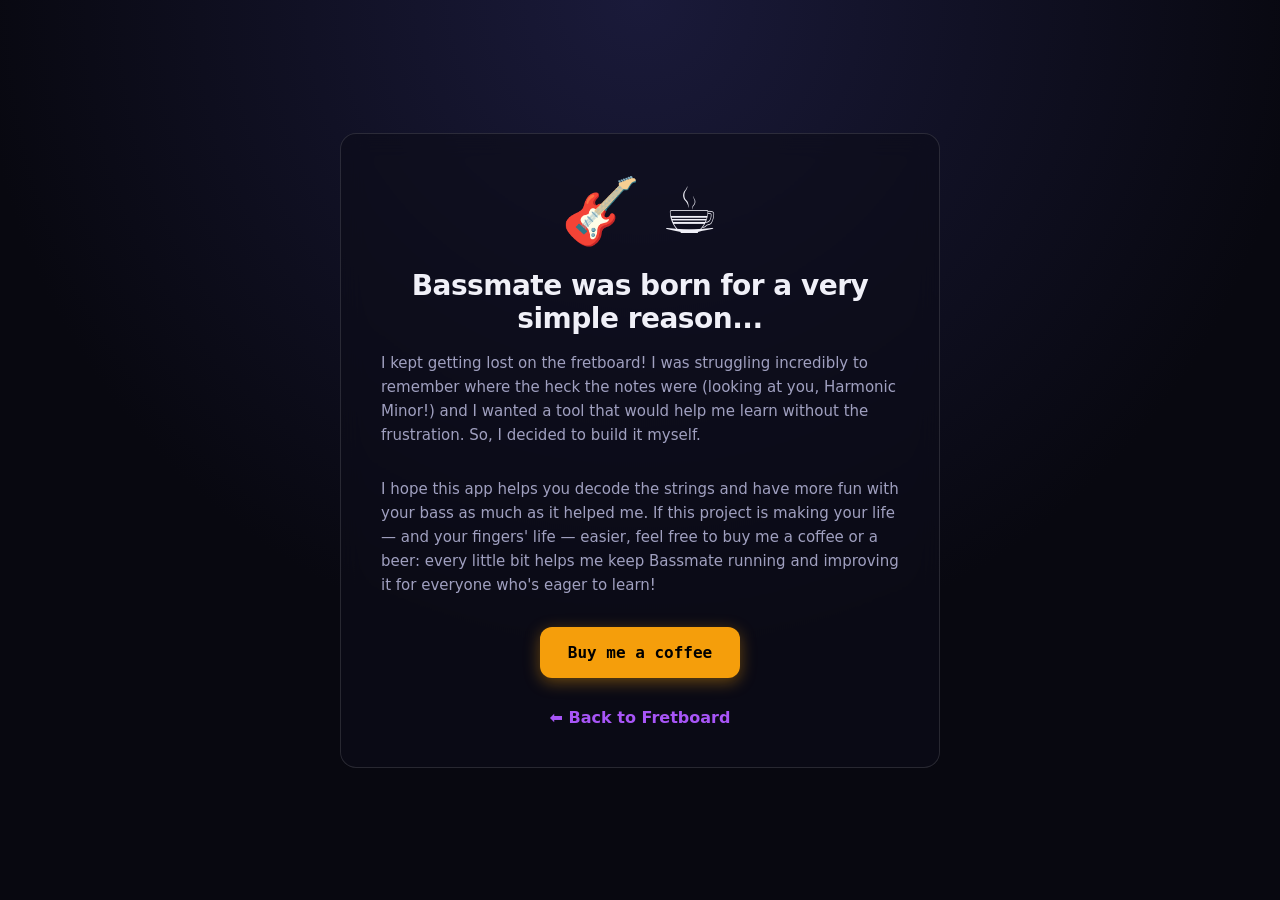
<file: v1/donate.html>
<!DOCTYPE html>
<html lang="it">
<head>
  <meta charset="UTF-8">
  <meta http-equiv="Content-Security-Policy" content="default-src 'self'; script-src 'self'; style-src 'self' https://fonts.googleapis.com 'unsafe-inline'; font-src 'self' https://fonts.gstatic.com; img-src 'self' data: blob:; connect-src 'self' https://fonts.googleapis.com https://fonts.gstatic.com; object-src 'none'; base-uri 'self'; form-action 'self'; frame-ancestors 'none';">
  <meta name="viewport" content="width=device-width, initial-scale=1.0">
  <title>Support Bassmate — Buy Me a Coffee</title>
  <meta name="description" content="Bassmate is free and open source. If it helped your bass practice, consider supporting development with a small donation.">
  <meta name="robots" content="noindex, follow">
  <link rel="canonical" href="https://bassmate.it/donate.html">

  <link rel="manifest" href="manifest.json">
  <link rel="icon" href="icon.svg" type="image/svg+xml">
  <meta name="theme-color" content="#080810">
  <link rel="apple-touch-icon" href="icon.svg">
  
  <link href="https://fonts.googleapis.com/css2?family=Inter:wght@400;600;700;900&family=Space+Mono:wght@400;700&display=swap" rel="stylesheet">
  <link rel="stylesheet" href="style.css?v=1.1">
  
  <style>
    .donate-container {
      width: 100%;
      max-width: 600px;
      margin: 60px auto;
      background: var(--surface);
      backdrop-filter: blur(12px);
      border: 1px solid var(--border);
      border-radius: 16px;
      padding: 40px;
      text-align: center;
      position: relative;
    }
    .emoji-hero { font-size: 64px; margin-bottom: 20px; }
    h1 { font-size: 28px; font-weight: 900; margin-bottom: 16px; color: var(--text); letter-spacing:-0.5px;}
    p { color: var(--muted); line-height: 1.6; margin-bottom: 30px; font-size: 15px; text-align: left;}
    .paypal-btn {
      display: inline-flex; align-items: center; justify-content: center; gap: 10px;
      background: var(--root-c); color: #000;
      padding: 16px 28px; border-radius: 12px;
      font-size: 16px; font-weight: 700; font-family: 'Space Mono', monospace;
      text-decoration: none; transition: transform 0.2s, box-shadow 0.2s;
      box-shadow: 0 4px 16px var(--root-g);
      margin-bottom: 30px;
    }
    .paypal-btn:hover { transform: translateY(-2px); box-shadow: 0 8px 24px var(--root-g); }
    .paypal-btn:active { transform: translateY(2px); }
    
    .back-link {
      display: inline-block; color: var(--accent); font-weight: 600; text-decoration: none;
      transition: color 0.2s;
    }
    .back-link:hover { color: #fff; text-decoration: underline; }
    
    .lang-float {
       position: absolute; top: 16px; right: 16px;
       display: flex; gap: 4px;
    }
  </style>
</head>
<body>
<div class="app" style="justify-content: center; align-items:flex-start;">
  <div class="donate-container">
    
    <div class="emoji-hero">🎸 ☕</div>
    
    <div id="text-it" style="display:block;">
      <h1>Bassmate è nato per un motivo semplice...</h1>
      <p>Mi perdevo continuamente sul manico! Facevo una fatica tremenda a ricordarmi dove fossero le note (sì, maledetta Minore Armonica!) e volevo uno strumento che mi aiutasse a imparare senza troppe frustrazioni. Così, ho deciso di costruirmelo da solo.</p>
      <p>Spero che questa app aiuti anche te a decifrare le corde e a divertirti di più con il tuo basso, proprio come ha aiutato me. Se questo progetto ti sta semplificando la vita — e le dita! — offrimi un caffè o una birra: ogni piccolo supporto mi aiuta a mantenere Bassmate attivo e a renderlo sempre migliore per tutti noi che abbiamo voglia di imparare!</p>
    </div>

    <!-- EN CONTENT -->
    <div id="text-en" style="display:none;">
      <h1>Bassmate was born for a very simple reason...</h1>
      <p>I kept getting lost on the fretboard! I was struggling incredibly to remember where the heck the notes were (looking at you, Harmonic Minor!) and I wanted a tool that would help me learn without the frustration. So, I decided to build it myself.</p>
      <p>I hope this app helps you decode the strings and have more fun with your bass as much as it helped me. If this project is making your life — and your fingers' life — easier, feel free to buy me a coffee or a beer: every little bit helps me keep Bassmate running and improving it for everyone who's eager to learn!</p>
    </div>

    <a href="https://www.paypal.com/donate/?business=roberto.pisconti@gmail.com&no_recurring=0&item_name=Supporta+lo+sviluppo+di+Bass+Scales&currency_code=EUR" target="_blank" rel="noopener noreferrer" class="paypal-btn" id="donate-btn-text" data-i18n="coffee">
       ☕ Offrimi un caffè
    </a>
    <br>
    <a href="index.html" class="back-link" id="back-btn-text" data-i18n="back_btn">⬅️ Torna al Manico</a>

  </div>
</div>
<script src="app.js"></script>
</body>
</html>
</file>
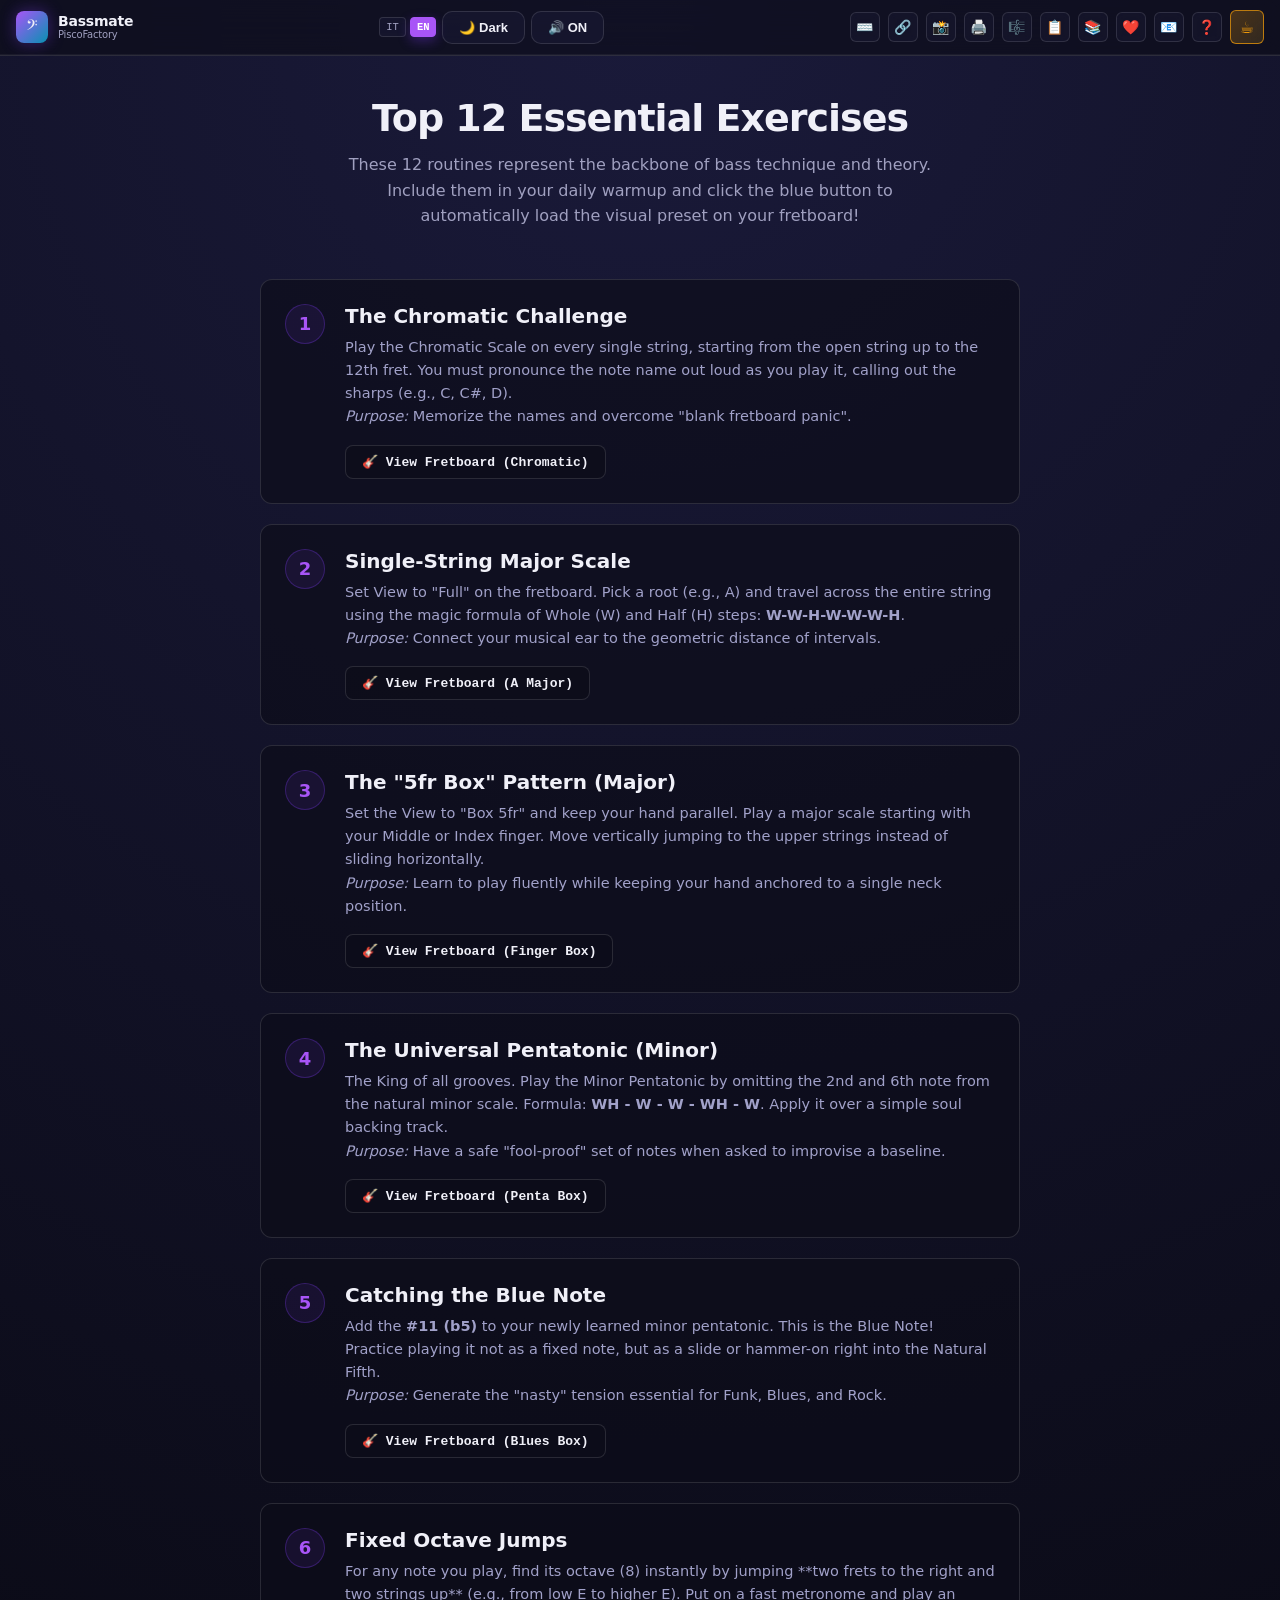
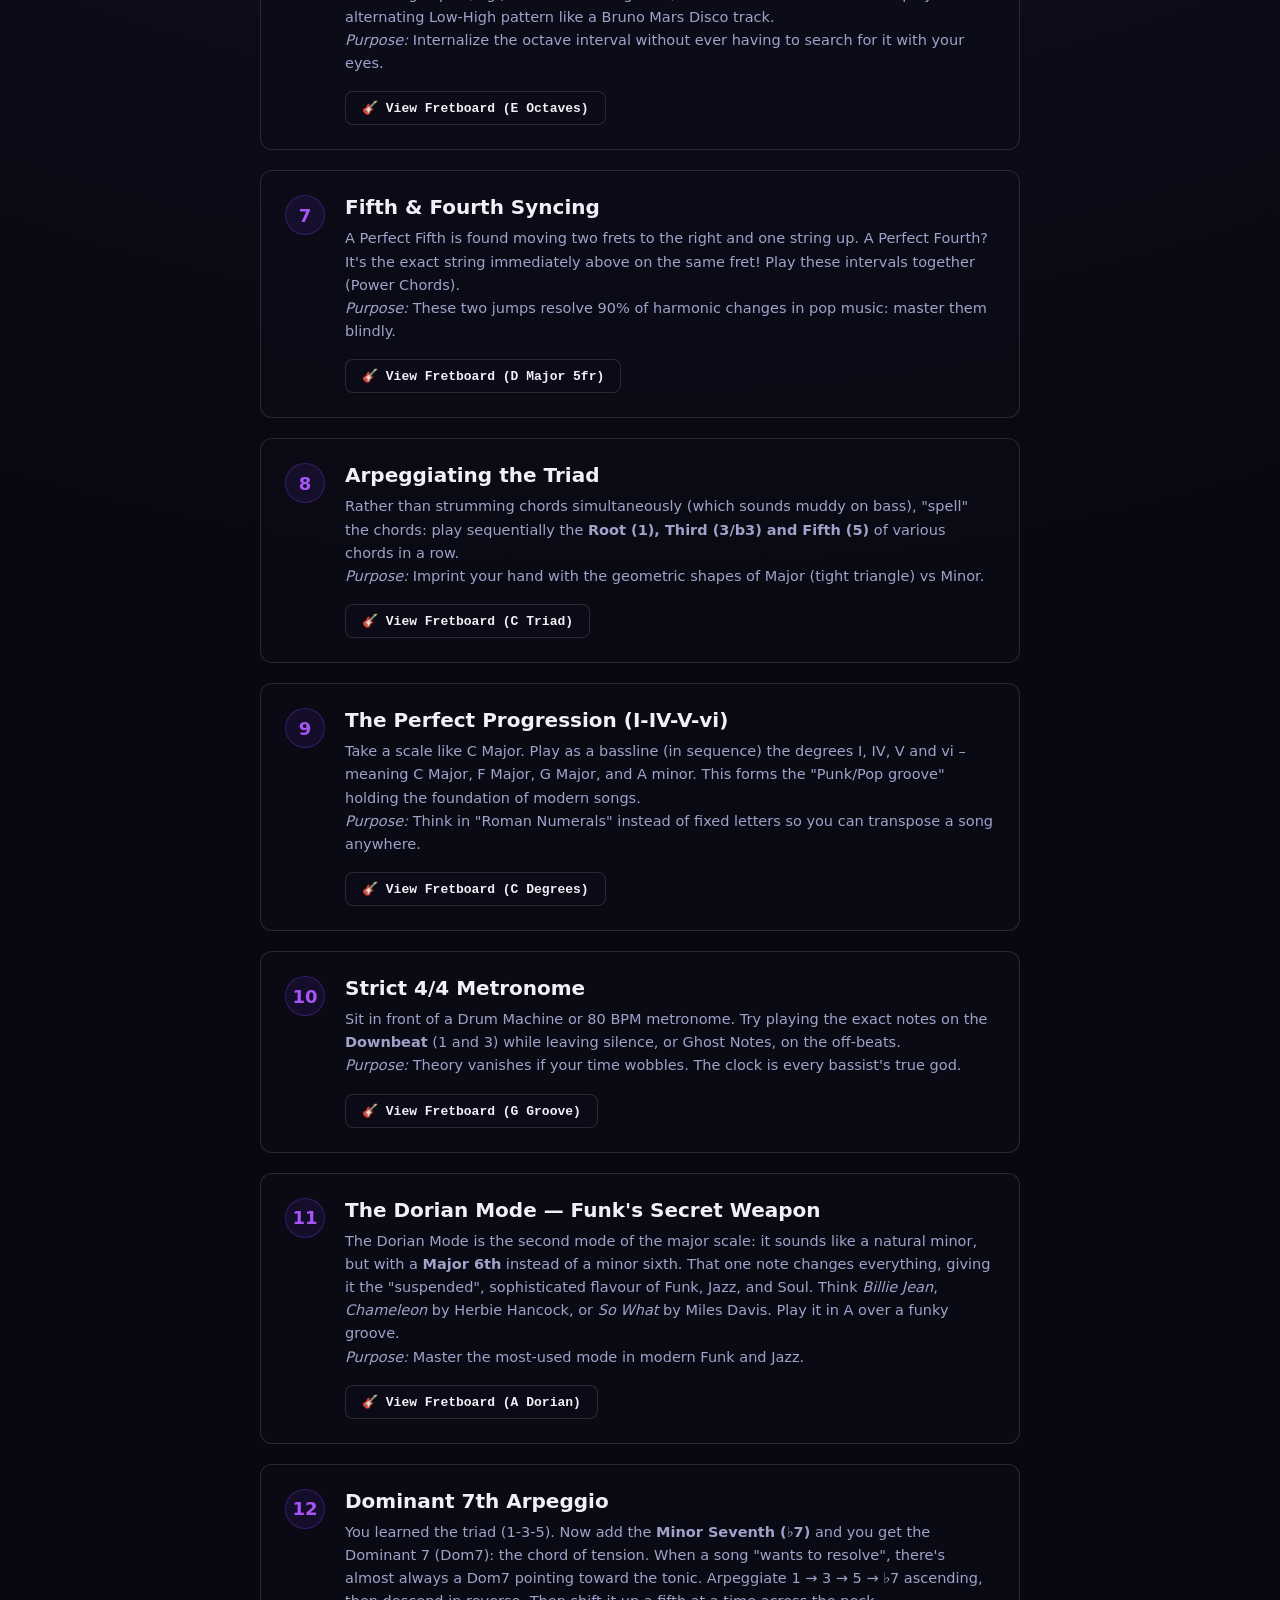
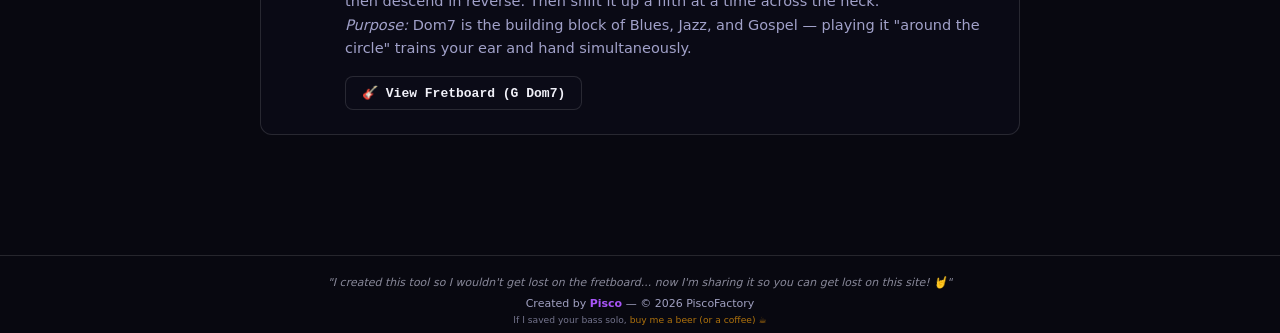
<file: v1/exercises.html>
<!DOCTYPE html>
<html lang="it">
<head>
  <meta charset="UTF-8">
  <meta http-equiv="Content-Security-Policy" content="default-src 'self'; script-src 'self'; style-src 'self' https://fonts.googleapis.com 'unsafe-inline'; font-src 'self' https://fonts.gstatic.com; img-src 'self' data: blob:; connect-src 'self' https://fonts.googleapis.com https://fonts.gstatic.com; object-src 'none'; base-uri 'self'; form-action 'self'; frame-ancestors 'none';">
  <meta name="viewport" content="width=device-width, initial-scale=1.0">
  <title>12 Esercizi Pratici per Basso — Bassmate</title>
  <meta name="description" content="12 esercizi pratici per basso elettrico: scale maggiori, pentatoniche, modi dorici, arpeggi e altro. Apri direttamente sul manico interattivo Bassmate.">
  <meta name="keywords" content="esercizi basso, bass exercises, scale basso, pentatonica basso, modo dorico, arpeggio basso, imparare basso">
  <meta name="author" content="PiscoFactory">
  <meta name="robots" content="index, follow">
  <meta property="og:type" content="website">
  <meta property="og:url" content="https://bassmate.it/exercises.html">
  <meta property="og:title" content="12 Esercizi Pratici per Basso — Bassmate">
  <meta property="og:description" content="Scala maggiore, pentatonica, modi, arpeggi e altro. Esercizi interattivi direttamente sul manico del basso.">
  <meta property="og:image" content="https://bassmate.it/icon.svg">
  <link rel="canonical" href="https://bassmate.it/exercises.html">

  <link rel="manifest" href="manifest.json">
  <link rel="icon" href="icon.svg" type="image/svg+xml">
  <meta name="theme-color" content="#080810">
  
  <link href="https://fonts.googleapis.com/css2?family=Inter:wght@400;600;700;900&family=Space+Mono:wght@400;700&display=swap" rel="stylesheet">
  <link rel="stylesheet" href="style.css?v=1.1">
  <style>
    .ex-container {
      max-width: 800px; margin: 40px auto; padding: 0 20px; position: relative;
    }
    .ex-header { text-align: center; margin-bottom: 50px; }
    .ex-header h1 { font-size: 38px; font-weight: 900; letter-spacing: -1px; margin-bottom: 12px; color: var(--text); }
    .ex-header p { color: var(--muted); font-size: 16px; max-width: 600px; margin: 0 auto; line-height: 1.6;}
    
    .ex-card {
      background: var(--surface); border: 1px solid var(--border); border-radius: 12px;
      padding: 24px; margin-bottom: 20px; display: flex; gap: 20px; align-items: flex-start;
      transition: transform 0.2s; position: relative;
    }
    .ex-card:hover { border-color: var(--accent); transform: translateX(4px); }
    
    .ex-num {
      width: 40px; height: 40px; flex-shrink: 0; border-radius: 50%;
      background: rgba(124,58,237,0.1); color: var(--accent);
      display: flex; align-items: center; justify-content: center;
      font-weight: 900; font-size: 18px; border: 1px solid rgba(124,58,237,0.3);
    }
    
    .ex-text h2 { font-size: 20px; font-weight: 700; margin-bottom: 8px; color: var(--text); }
    .ex-text p { font-size: 14.5px; color: #a1a1c9; line-height: 1.6; margin-bottom: 16px; }
    
    .ex-action {
      display: inline-flex; align-items: center; gap: 8px;
      background: var(--surface); border: 1px solid var(--border); color: var(--text);
      padding: 8px 16px; border-radius: 8px; text-decoration: none;
      font-size: 13px; font-weight: 600; font-family: 'Space Mono', monospace; transition: 0.2s;
    }
    .ex-action:hover { background: var(--accent); color: #fff; border-color: var(--accent); }
    
    .lang-float {
       position: absolute; top: -10px; right: 20px;
       display: flex; gap: 4px; z-index: 10;
    }

    @media(max-width: 600px) {
      .ex-card { flex-direction: column; gap: 12px; }
    }
  </style>
</head>
<body>
<div class="app">
  <div id="header-placeholder"></div>

  <main class="main" style="overflow-y:auto; padding-bottom: 60px;">
    <div class="ex-container">
      
      <!-- ITALIAN -->
      <div id="text-it" style="display:block;">
        <div class="ex-header">
          <h1>I 12 Esercizi Fondamentali</h1>
          <p>Queste 12 routine rappresentano la spina dorsale della tecnica e della teoria del basso. Includile nel tuo riscaldamento quotidiano e clicca il tasto azzurro per caricare il preset visivo sul manico!</p>
        </div>

        <div class="ex-card">
          <div class="ex-num">1</div>
          <div class="ex-text">
            <h2>La Sfida Cromatica</h2>
            <p>Suona la Scala Cromatica su ogni singola corda, partendo dalla nota a vuoto fino al 12° tasto. Devi pronunciare ad alta voce il nome della nota mentre la suoni, dicendo i Diesis (es: Do, Do#, Re).<br><em>Scopo:</em> Memorizzare i nomi e superare lo "smarrimento da tastiera vuota".</p>
            <a href="index.html#r=0&s=chromatic&l=note&v=full" class="ex-action">🎸 Vis. Manico (Cromatica)</a>
          </div>
        </div>

        <div class="ex-card">
          <div class="ex-num">2</div>
          <div class="ex-text">
            <h2>Scala Maggiore Monocorda</h2>
            <p>Imposta la Vista su "Tutto" nel manico. Scegli un root (es: La) e percorri tutta la corda usando la formula magica dei TONI (W) e SEMITONI (H): <strong>W-W-H-W-W-W-H</strong>.<br><em>Scopo:</em> Unire l'orecchio musico alla distanza geometrica degli intervalli.</p>
            <a href="index.html#r=9&s=major&l=deg&v=full" class="ex-action">🎸 Vis. Manico (La Maggiore)</a>
          </div>
        </div>

        <div class="ex-card">
          <div class="ex-num">3</div>
          <div class="ex-text">
            <h2>Il Pattern del "Box 5fr" (Major)</h2>
            <p>Imposta la Vista su "Box 5fr" e tieni la mano parallela. Suona una scala maggiore iniziando dal dito Medio o Indice. Muoviti verticalmente saltando sulle corde superiori anziché scivolare orizzontalmente.<br><em>Scopo:</em> Imparare a suonare fluidi mantenendo la mano ancorata a un singolo capotasto.</p>
            <a href="index.html#r=9&s=major&v=box&b=4&l=finger" class="ex-action">🎸 Vis. Manico (Box Dita)</a>
          </div>
        </div>

        <div class="ex-card">
          <div class="ex-num">4</div>
          <div class="ex-text">
            <h2>La Pentatonica Universale (Minor)</h2>
            <p>Il Re di tutti i groove. Suona la Pentatonica Minore omettendo la 2° e la 6° nota dalla scala minore. Formula: <strong>WH - W - W - WH - W</strong>. Applicalo sopra una semplice backing track soul.<br><em>Scopo:</em> Avere un set sicuro di note "a prova di errore" quando ti chiedono di improvvisare un giro.</p>
            <a href="index.html#r=9&s=minPenta&v=box&b=5&l=finger" class="ex-action">🎸 Vis. Manico (Box Pentatonica)</a>
          </div>
        </div>

        <div class="ex-card">
          <div class="ex-num">5</div>
          <div class="ex-text">
            <h2>Catturare la Blue Note</h2>
            <p>Aggiungi alla tua pentatonica minore appena studiata l'<strong>Undicesima aumentata (Quinta diminuita)</strong>. Questa è la Blue Note! Esercitati a suonarla non come nota fissa, ma come un passaggio scivolato o martellato (Hammer-on) verso la Quinta Naturale.<br><em>Scopo:</em> Generare la tensione "cattiva" essenziale per Funk, Blues e Rock.</p>
            <a href="index.html#r=9&s=blues&v=box&b=5&l=deg" class="ex-action">🎸 Vis. Manico (Box Blues Gradi)</a>
          </div>
        </div>

        <div class="ex-card">
          <div class="ex-num">6</div>
          <div class="ex-text">
            <h2>Salti in Ottava Fissa</h2>
            <p>Per qualsiasi nota che suoni, trova la sua ottava (8) istantaneamente saltando **due tasti a destra e due corde in alto** (es: dal MI grave al RE basso). Metti un metronomo veloce e suona l'alternanza Basso-Alto come se fossi in un brano Disco o Funk alla Bruno Mars.<br><em>Scopo:</em> Interiorizzare l'intervallo dell'ottava senza mai doverlo cercare con gli occhi.</p>
            <a href="index.html#r=4&s=major&v=full&l=note" class="ex-action">🎸 Vis. Manico (Ottave di Mi)</a>
          </div>
        </div>

        <div class="ex-card">
          <div class="ex-num">7</div>
          <div class="ex-text">
            <h2>Sincronizzazione Quinte e Quarte</h2>
            <p>La Quinta perfetta si ottiene spostandosi a destra di due tasti e suonando una corda più in alto. La Quarta perfetta? È esattamente la corda immediatamente sopra, ma nello stesso tasto! Suona questi intervalli insieme (Power Chords).<br><em>Scopo:</em> Questi due salti risolvono il 90% dei cambi armonici nella musica pop: dominali ciecamente.</p>
            <a href="index.html#r=2&s=major&v=box&b=5&l=deg" class="ex-action">🎸 Vis. Manico (Re Maggiore 5fr)</a>
          </div>
        </div>

        <div class="ex-card">
          <div class="ex-num">8</div>
          <div class="ex-text">
            <h2>Arpeggiare la Triade (Stile Accordi)</h2>
            <p>Piuttosto che formare accordi contemporaneamente (che suonerebbero "pasticciati" sul basso), "snocciola" gli accordi: suona individualmente e sequenzialmente il <strong>Root (1), la Terza (3/b3) e la Quinta (5)</strong> di svariati accordi di fila.<br><em>Scopo:</em> Inculcare nella mano le forme geometriche Maggiore (triangolo stretto) vs Minore.</p>
            <a href="index.html#r=0&s=major&v=box&b=3&l=deg" class="ex-action">🎸 Vis. Manico (Triade di Do)</a>
          </div>
        </div>

        <div class="ex-card">
          <div class="ex-num">9</div>
          <div class="ex-text">
            <h2>La Progressione Perfetta (I-IV-V-vi)</h2>
            <p>Prendi una scala come il Do Maggiore. Suona come bassline (in sequenza) i gradi I, IV, V e vi – ovvero Do maggiore, Fa Maggiore, Sol Maggiore e La minore. Questo formulerà il "giro Pop/Punk" che regge le fondamenta delle canzoni moderne.<br><em>Scopo:</em> Pensare in "Numeri Romani" anziché in lette fisse, per poter trasportare un brano ovunque (Circle of Fifths).</p>
            <a href="index.html#r=0&s=major&l=deg&v=full" class="ex-action">🎸 Vis. Manico (Gradi di Do)</a>
          </div>
        </div>

        <div class="ex-card">
          <div class="ex-num">10</div>
          <div class="ex-text">
            <h2>Rigoroso Metronomo 4/4</h2>
            <p>Mettiti davanti una Drum Machine o un metronomo a 80 BPM. Cerca di suonare le note esatte sul <strong>Tempo Forte</strong> (l'1 e il 3) e lascia dei silenzi, o delle Ghost Notes, nel tempo debole. Fai lo stesso provando sedicesimi stretti.<br><em>Scopo:</em> La teoria sparisce se il tempo vacilla. L'orologio è il dio di ogni bassista.</p>
            <a href="index.html#r=7&s=minPenta&l=note&v=full" class="ex-action">🎸 Vis. Manico (G Groove)</a>
          </div>
        </div>

        <div class="ex-card">
          <div class="ex-num">11</div>
          <div class="ex-text">
            <h2>Il Modo Dorico — Scala del Funk</h2>
            <p>Il Modo Dorico è il secondo modo della scala maggiore: suona come una scala minore, ma con la <strong>Sesta Maggiore</strong> (6 naturale) al posto della sesta minore. Questa singola nota cambia tutto, dando quel sapore "sospeso" e sofisticato tipico del Funk, del Jazz e del Soul. Pensa a <em>Billie Jean</em>, <em>Chameleon</em> di Herbie Hancock o <em>So What</em> di Miles Davis. Suonalo in La con un groove funky.<br><em>Scopo:</em> Padroneggiare il modo più usato nel Funk e nel Jazz moderno.</p>
            <a href="index.html#r=9&s=dorian&l=deg&v=full" class="ex-action">🎸 Vis. Manico (La Dorico)</a>
          </div>
        </div>

        <div class="ex-card">
          <div class="ex-num">12</div>
          <div class="ex-text">
            <h2>Arpeggio di Settima Dominante</h2>
            <p>Hai imparato la triade (1-3-5). Ora aggiungi la <strong>Settima Minore (♭7)</strong> e ottieni il Dominante 7 (Dom7): l'accordo della tensione per eccellenza. Quando un pezzo "vuole risolversi", quasi sempre c'è un Dom7 che "punta" verso il tonic. Arpeggia 1 → 3 → 5 → ♭7 ascendendo, poi scendi in senso inverso. Poi spostati di quinta in quinta lungo il manico.<br><em>Scopo:</em> Il Dom7 è il mattone del Blues, del Jazz e del Gospel — suonarlo "in giro" allena orecchio e mano in un colpo solo.</p>
            <a href="index.html#r=7&s=dom7&l=deg&v=full" class="ex-action">🎸 Vis. Manico (Sol Dom7)</a>
          </div>
        </div>
      </div>

      <!-- ENGLISH -->
      <div id="text-en" style="display:none;">
        <div class="ex-header">
          <h1>Top 12 Essential Exercises</h1>
          <p>These 12 routines represent the backbone of bass technique and theory. Include them in your daily warmup and click the blue button to automatically load the visual preset on your fretboard!</p>
        </div>

        <div class="ex-card">
          <div class="ex-num">1</div>
          <div class="ex-text">
            <h2>The Chromatic Challenge</h2>
            <p>Play the Chromatic Scale on every single string, starting from the open string up to the 12th fret. You must pronounce the note name out loud as you play it, calling out the sharps (e.g., C, C#, D).<br><em>Purpose:</em> Memorize the names and overcome "blank fretboard panic".</p>
            <a href="index.html#r=0&s=chromatic&l=note&v=full" class="ex-action">🎸 View Fretboard (Chromatic)</a>
          </div>
        </div>

        <div class="ex-card">
          <div class="ex-num">2</div>
          <div class="ex-text">
            <h2>Single-String Major Scale</h2>
            <p>Set View to "Full" on the fretboard. Pick a root (e.g., A) and travel across the entire string using the magic formula of Whole (W) and Half (H) steps: <strong>W-W-H-W-W-W-H</strong>.<br><em>Purpose:</em> Connect your musical ear to the geometric distance of intervals.</p>
            <a href="index.html#r=9&s=major&l=deg&v=full" class="ex-action">🎸 View Fretboard (A Major)</a>
          </div>
        </div>

        <div class="ex-card">
          <div class="ex-num">3</div>
          <div class="ex-text">
            <h2>The "5fr Box" Pattern (Major)</h2>
            <p>Set the View to "Box 5fr" and keep your hand parallel. Play a major scale starting with your Middle or Index finger. Move vertically jumping to the upper strings instead of sliding horizontally.<br><em>Purpose:</em> Learn to play fluently while keeping your hand anchored to a single neck position.</p>
            <a href="index.html#r=9&s=major&v=box&b=4&l=finger" class="ex-action">🎸 View Fretboard (Finger Box)</a>
          </div>
        </div>

        <div class="ex-card">
          <div class="ex-num">4</div>
          <div class="ex-text">
            <h2>The Universal Pentatonic (Minor)</h2>
            <p>The King of all grooves. Play the Minor Pentatonic by omitting the 2nd and 6th note from the natural minor scale. Formula: <strong>WH - W - W - WH - W</strong>. Apply it over a simple soul backing track.<br><em>Purpose:</em> Have a safe "fool-proof" set of notes when asked to improvise a baseline.</p>
            <a href="index.html#r=9&s=minPenta&v=box&b=5&l=finger" class="ex-action">🎸 View Fretboard (Penta Box)</a>
          </div>
        </div>

        <div class="ex-card">
          <div class="ex-num">5</div>
          <div class="ex-text">
            <h2>Catching the Blue Note</h2>
            <p>Add the <strong>#11 (b5)</strong> to your newly learned minor pentatonic. This is the Blue Note! Practice playing it not as a fixed note, but as a slide or hammer-on right into the Natural Fifth.<br><em>Purpose:</em> Generate the "nasty" tension essential for Funk, Blues, and Rock.</p>
            <a href="index.html#r=9&s=blues&v=box&b=5&l=deg" class="ex-action">🎸 View Fretboard (Blues Box)</a>
          </div>
        </div>

        <div class="ex-card">
          <div class="ex-num">6</div>
          <div class="ex-text">
            <h2>Fixed Octave Jumps</h2>
            <p>For any note you play, find its octave (8) instantly by jumping **two frets to the right and two strings up** (e.g., from low E to higher E). Put on a fast metronome and play an alternating Low-High pattern like a Bruno Mars Disco track.<br><em>Purpose:</em> Internalize the octave interval without ever having to search for it with your eyes.</p>
            <a href="index.html#r=4&s=major&v=full&l=note" class="ex-action">🎸 View Fretboard (E Octaves)</a>
          </div>
        </div>

        <div class="ex-card">
          <div class="ex-num">7</div>
          <div class="ex-text">
            <h2>Fifth & Fourth Syncing</h2>
            <p>A Perfect Fifth is found moving two frets to the right and one string up. A Perfect Fourth? It's the exact string immediately above on the same fret! Play these intervals together (Power Chords).<br><em>Purpose:</em> These two jumps resolve 90% of harmonic changes in pop music: master them blindly.</p>
            <a href="index.html#r=2&s=major&v=box&b=5&l=deg" class="ex-action">🎸 View Fretboard (D Major 5fr)</a>
          </div>
        </div>

        <div class="ex-card">
          <div class="ex-num">8</div>
          <div class="ex-text">
            <h2>Arpeggiating the Triad</h2>
            <p>Rather than strumming chords simultaneously (which sounds muddy on bass), "spell" the chords: play sequentially the <strong>Root (1), Third (3/b3) and Fifth (5)</strong> of various chords in a row.<br><em>Purpose:</em> Imprint your hand with the geometric shapes of Major (tight triangle) vs Minor.</p>
            <a href="index.html#r=0&s=major&v=box&b=3&l=deg" class="ex-action">🎸 View Fretboard (C Triad)</a>
          </div>
        </div>

        <div class="ex-card">
          <div class="ex-num">9</div>
          <div class="ex-text">
            <h2>The Perfect Progression (I-IV-V-vi)</h2>
            <p>Take a scale like C Major. Play as a bassline (in sequence) the degrees I, IV, V and vi – meaning C Major, F Major, G Major, and A minor. This forms the "Punk/Pop groove" holding the foundation of modern songs.<br><em>Purpose:</em> Think in "Roman Numerals" instead of fixed letters so you can transpose a song anywhere.</p>
            <a href="index.html#r=0&s=major&l=deg&v=full" class="ex-action">🎸 View Fretboard (C Degrees)</a>
          </div>
        </div>

        <div class="ex-card">
          <div class="ex-num">10</div>
          <div class="ex-text">
            <h2>Strict 4/4 Metronome</h2>
            <p>Sit in front of a Drum Machine or 80 BPM metronome. Try playing the exact notes on the <strong>Downbeat</strong> (1 and 3) while leaving silence, or Ghost Notes, on the off-beats.<br><em>Purpose:</em> Theory vanishes if your time wobbles. The clock is every bassist's true god.</p>
            <a href="index.html#r=7&s=minPenta&l=note&v=full" class="ex-action">🎸 View Fretboard (G Groove)</a>
          </div>
        </div>

        <div class="ex-card">
          <div class="ex-num">11</div>
          <div class="ex-text">
            <h2>The Dorian Mode — Funk's Secret Weapon</h2>
            <p>The Dorian Mode is the second mode of the major scale: it sounds like a natural minor, but with a <strong>Major 6th</strong> instead of a minor sixth. That one note changes everything, giving it the "suspended", sophisticated flavour of Funk, Jazz, and Soul. Think <em>Billie Jean</em>, <em>Chameleon</em> by Herbie Hancock, or <em>So What</em> by Miles Davis. Play it in A over a funky groove.<br><em>Purpose:</em> Master the most-used mode in modern Funk and Jazz.</p>
            <a href="index.html#r=9&s=dorian&l=deg&v=full" class="ex-action">🎸 View Fretboard (A Dorian)</a>
          </div>
        </div>

        <div class="ex-card">
          <div class="ex-num">12</div>
          <div class="ex-text">
            <h2>Dominant 7th Arpeggio</h2>
            <p>You learned the triad (1-3-5). Now add the <strong>Minor Seventh (♭7)</strong> and you get the Dominant 7 (Dom7): the chord of tension. When a song "wants to resolve", there's almost always a Dom7 pointing toward the tonic. Arpeggiate 1 → 3 → 5 → ♭7 ascending, then descend in reverse. Then shift it up a fifth at a time across the neck.<br><em>Purpose:</em> Dom7 is the building block of Blues, Jazz, and Gospel — playing it "around the circle" trains your ear and hand simultaneously.</p>
            <a href="index.html#r=7&s=dom7&l=deg&v=full" class="ex-action">🎸 View Fretboard (G Dom7)</a>
          </div>
        </div>
      </div>
      
    </div>
  </main>
  
  <div id="footer-placeholder"></div>
</div>

<script src="app.js"></script>
</body>
</html>
</file>
<file: css/tokens.css>
/* =========================================================================
   DESIGN TOKENS — "Studio scuro premium"
   Fondo scuro profondo, superfici vetro/blur, accento ciano neon.
   Tema: default automatico (prefers-color-scheme) + override [data-theme].
   ========================================================================= */

:root {
  /* palette base (dark di default) */
  --bg:        #08080f;
  --bg-2:      #0d0e18;
  --surface:   rgba(22, 24, 38, 0.66);
  --surface-2: rgba(30, 33, 52, 0.72);
  --glass-blur: 14px;
  --border:    rgba(255, 255, 255, 0.08);
  --border-2:  rgba(255, 255, 255, 0.14);

  --text:      #eef1f8;
  --muted:     #9aa3b8;
  --faint:     #7c859b;

  /* accento ciano neon + secondari */
  --accent:     #22e0d6;
  --accent-2:   #12b8c9;
  --accent-ink: #04201f;
  --accent-glow: rgba(34, 224, 214, 0.55);

  --root-c:    #22e0d6;          /* nota radice sul manico */
  --root-g:    rgba(34, 224, 214, 0.7);
  --note-c:    #6d7bff;          /* nota di scala */
  --note-g:    rgba(109, 123, 255, 0.55);

  --danger:    #ef4444;
  --warn:      #f59e0b;
  --ok:        #10b981;

  /* forma & profondità */
  --r-sm: 8px; --r-md: 12px; --r-lg: 18px; --r-pill: 999px;
  --sp-1: 4px; --sp-2: 8px; --sp-3: 12px; --sp-4: 16px; --sp-5: 24px; --sp-6: 32px;
  --shadow-1: 0 2px 8px rgba(0,0,0,0.35);
  --shadow-2: 0 12px 40px rgba(0,0,0,0.45);
  --shadow-glow: 0 0 24px var(--accent-glow);

  /* tipografia */
  --font-ui: 'Inter', system-ui, -apple-system, 'Segoe UI', sans-serif;
  --font-mono: 'Space Mono', ui-monospace, 'SFMono-Regular', monospace;

  --header-h: 64px;
  --tabbar-h: 60px;
}

/* tema chiaro: applicato sia in auto (se il SO è chiaro) sia con [data-theme="light"] */
@media (prefers-color-scheme: light) {
  :root:not([data-theme="dark"]) {
    --bg:        #f4f5fa;
    --bg-2:      #ffffff;
    --surface:   rgba(255, 255, 255, 0.78);
    --surface-2: rgba(248, 249, 253, 0.9);
    --border:    rgba(10, 14, 30, 0.10);
    --border-2:  rgba(10, 14, 30, 0.18);
    --text:      #14171f;
    --muted:     #5a6172;
    --faint:     #6b7385;
    --accent:     #0bb3a6;
    --accent-2:   #0a9aa9;
    --accent-glow: rgba(11, 179, 166, 0.35);
    --root-c:    #0bb3a6;
    --root-g:    rgba(11, 179, 166, 0.5);
    --note-c:    #5a67e8;
    --note-g:    rgba(90, 103, 232, 0.4);
    --shadow-2: 0 12px 40px rgba(20, 23, 31, 0.12);
  }
}

/* override manuale del toggle (vince su prefers-color-scheme) */
:root[data-theme="light"] {
  --bg:        #f4f5fa;
  --bg-2:      #ffffff;
  --surface:   rgba(255, 255, 255, 0.78);
  --surface-2: rgba(248, 249, 253, 0.9);
  --border:    rgba(10, 14, 30, 0.10);
  --border-2:  rgba(10, 14, 30, 0.18);
  --text:      #14171f;
  --muted:     #5a6172;
  --faint:     #6b7385;
  --accent:     #0bb3a6;
  --accent-2:   #0a9aa9;
  --accent-glow: rgba(11, 179, 166, 0.35);
  --root-c:    #0bb3a6;
  --root-g:    rgba(11, 179, 166, 0.5);
  --note-c:    #5a67e8;
  --note-g:    rgba(90, 103, 232, 0.4);
  --shadow-2: 0 12px 40px rgba(20, 23, 31, 0.12);
}

:root[data-theme="dark"] { color-scheme: dark; }
:root[data-theme="light"] { color-scheme: light; }
</file>
<file: css/base.css>
/* =========================================================================
   BASE — reset, tipografia, layout della app-shell.
   ========================================================================= */

* { box-sizing: border-box; margin: 0; padding: 0; }

html, body { height: 100%; }

body {
  font-family: var(--font-ui);
  background:
    radial-gradient(1200px 600px at 80% -10%, rgba(34,224,214,0.10), transparent 60%),
    radial-gradient(900px 500px at -10% 110%, rgba(109,123,255,0.10), transparent 55%),
    var(--bg);
  color: var(--text);
  -webkit-font-smoothing: antialiased;
  line-height: 1.45;
  overflow-x: hidden;
}

h1, h2, h3 { font-weight: 800; letter-spacing: -0.02em; line-height: 1.15; }
a { color: inherit; }
button, select, input { font-family: inherit; color: inherit; }
button { cursor: pointer; border: none; background: none; }

.mono { font-family: var(--font-mono); }
.muted { color: var(--muted); }
.hide { display: none !important; }
.sr-only { position: absolute; width: 1px; height: 1px; padding: 0; margin: -1px; overflow: hidden; clip: rect(0,0,0,0); white-space: nowrap; border: 0; }

/* ---------- footer SEO ---------- */
.site-foot {
  border-top: 1px solid var(--border);
  padding: var(--sp-5) var(--sp-5) calc(var(--tabbar-h) + var(--sp-5));
  margin-top: var(--sp-5);
}
.foot-in { max-width: 1000px; margin: 0 auto; color: var(--muted); font-size: 13px; line-height: 1.6; }
.foot-in strong { color: var(--text); }
.foot-kw { margin-top: var(--sp-2); }
.foot-links { margin-top: var(--sp-3); }
.foot-links a { color: var(--accent); text-decoration: none; font-weight: 600; }
.foot-links a:hover { text-decoration: underline; }
.foot-copy { margin-top: var(--sp-3); color: var(--faint); font-size: 12px; }

/* ---------- shell ---------- */
.app {
  min-height: 100%;
  display: flex;
  flex-direction: column;
  padding-bottom: calc(var(--tabbar-h) + env(safe-area-inset-bottom, 0px));
}

/* ---------- header ---------- */
.hd {
  position: sticky; top: 0; z-index: 30;
  display: flex; align-items: center; gap: var(--sp-3);
  padding: var(--sp-3) var(--sp-4);
  min-height: var(--header-h);
  background: linear-gradient(180deg, var(--bg-2), transparent);
  backdrop-filter: blur(var(--glass-blur));
  -webkit-backdrop-filter: blur(var(--glass-blur));
  border-bottom: 1px solid var(--border);
}
.hd-logo { display: flex; align-items: center; gap: 10px; text-decoration: none; }
.hd-logo .glyph {
  font-size: 28px; line-height: 1; color: var(--accent);
  text-shadow: 0 0 14px var(--accent-glow);
}
.hd-logo .name { font-weight: 900; font-size: 18px; letter-spacing: -0.03em; }
.hd-logo .name small { display: block; font-size: 10px; font-weight: 600; color: var(--faint); letter-spacing: 0.06em; }

.hd-nav { display: flex; gap: 4px; margin-left: var(--sp-4); }
.hd-spacer { flex: 1; }
.hd-tools { display: flex; align-items: center; gap: var(--sp-2); }

/* segmented control (modalità, lingua) */
.seg { display: inline-flex; background: var(--surface); border: 1px solid var(--border); border-radius: var(--r-pill); padding: 3px; }
.seg button { padding: 5px 12px; border-radius: var(--r-pill); font-size: 12px; font-weight: 700; color: var(--muted); transition: .15s; }
.seg button.on { background: var(--accent); color: var(--accent-ink); }

.icon-btn {
  width: 38px; height: 38px; display: inline-grid; place-items: center;
  border-radius: var(--r-md); border: 1px solid var(--border);
  background: var(--surface); font-size: 16px; transition: .15s; color: var(--text);
}
.icon-btn .ico { display: block; }
.ico { flex: none; }
.icon-btn:hover { border-color: var(--border-2); transform: translateY(-1px); }

/* ---------- main ---------- */
.main { flex: 1; width: 100%; max-width: 1680px; margin: 0 auto; padding: var(--sp-4) var(--sp-5); }

/* ---------- bottom tab bar (mobile) ---------- */
.tabbar {
  position: fixed; bottom: 0; left: 0; right: 0; z-index: 40;
  height: calc(var(--tabbar-h) + env(safe-area-inset-bottom, 0px));
  padding-bottom: env(safe-area-inset-bottom, 0px);
  display: none;
  background: var(--bg-2);
  backdrop-filter: blur(var(--glass-blur));
  border-top: 1px solid var(--border);
}
.tabbar button {
  flex: 1; display: flex; flex-direction: column; align-items: center; justify-content: center;
  gap: 2px; color: var(--muted); font-size: 10px; font-weight: 700;
}
.tabbar button .ic { font-size: 20px; }
.tabbar button.on { color: var(--accent); }

@media (max-width: 760px) {
  .hd-nav { display: none; }
  .tabbar { display: flex; }
  .main { padding: var(--sp-3); }
  /* header su due righe (logo + icone / modalità + lingua); scorre via con la pagina
     così il manico resta il primo elemento utile */
  .hd { position: static; flex-wrap: wrap; gap: var(--sp-2) 6px; padding: var(--sp-2) var(--sp-3); min-height: 0; }
  .hd-logo .name small { display: none; }
  .hd-tools { display: contents; }
  .hd-tools .icon-btn { order: 1; width: 40px; height: 40px; }
  .hd-tools .seg { order: 2; }
  .hd-tools .seg button { padding: 8px 12px; min-height: 36px; }
  #modeSeg { margin-right: auto; }
}
</file>
<file: css/components.css>
/* =========================================================================
   COMPONENTS — manico, controlli, pannello info/manuale.
   ========================================================================= */

/* ---------- card / pannelli ---------- */
.card {
  background: var(--surface);
  border: 1px solid var(--border);
  border-radius: var(--r-lg);
  backdrop-filter: blur(var(--glass-blur));
  -webkit-backdrop-filter: blur(var(--glass-blur));
  box-shadow: var(--shadow-2);
}
.card-pad { padding: var(--sp-4); }

/* ---------- pill / select / bottoni controllo ---------- */
.row { display: flex; align-items: center; gap: var(--sp-2); flex-wrap: wrap; }
.row-label { font-size: 11px; font-weight: 800; text-transform: uppercase; letter-spacing: .08em; color: var(--faint); }

.pill {
  padding: 7px 12px; border-radius: var(--r-pill);
  border: 1px solid var(--border); background: var(--surface-2);
  color: var(--muted); font-weight: 700; font-size: 13px; transition: .14s;
}
.pill:hover { border-color: var(--border-2); color: var(--text); }
.pill.on {
  background: var(--accent); color: var(--accent-ink); border-color: transparent;
}
.pill .ico { vertical-align: -3px; }

.sel {
  padding: 8px 12px; border-radius: var(--r-md);
  border: 1px solid var(--border); background: var(--surface-2);
  color: var(--text); font-weight: 600; font-size: 13px; cursor: pointer;
}

.note-pills { display: flex; gap: 5px; flex-wrap: wrap; }
.note-pills .pill { min-width: 38px; text-align: center; font-family: var(--font-mono); padding: 7px 8px; }

/* gruppi scala a tab */
.sg-tabs { display: flex; gap: 4px; flex-wrap: wrap; margin-bottom: var(--sp-3); }
.sg-panel { display: none; gap: 6px; flex-wrap: wrap; }
.sg-panel.show { display: flex; }

/* ---------- pannello info / manuale ---------- */
.info {
  display: flex; flex-wrap: wrap; align-items: baseline; gap: var(--sp-2) var(--sp-4);
  margin-bottom: var(--sp-3);
}
.info .title { font-size: clamp(20px, 3vw, 28px); font-weight: 900; }
.info .root-badge {
  font-family: var(--font-mono); font-weight: 700; color: var(--accent-ink);
  background: var(--accent); padding: 2px 10px; border-radius: var(--r-pill);
}
.info .meta { font-size: 13px; color: var(--muted); }
.info .meta b { color: var(--text); font-family: var(--font-mono); }
.info .desc { flex-basis: 100%; color: var(--muted); font-size: 14px; max-width: 70ch; }
.info .tags { flex-basis: 100%; display: flex; gap: 6px; flex-wrap: wrap; }
.info .tag {
  font-size: 11px; font-weight: 700; padding: 3px 9px; border-radius: var(--r-pill);
  background: var(--surface-2); border: 1px solid var(--border); color: var(--muted);
}

/* ---------- position bar (box view) ---------- */
.posbar { display: flex; align-items: center; gap: var(--sp-3); justify-content: center; margin: var(--sp-2) 0; }
.posbar .pos-txt { font-family: var(--font-mono); font-weight: 700; min-width: 130px; text-align: center; }

/* ---------- legenda ---------- */
.legend { display: flex; gap: var(--sp-4); justify-content: center; margin-top: var(--sp-3); font-size: 12px; color: var(--muted); }
.legend .li { display: flex; align-items: center; gap: 7px; }
.legend .ld { width: 14px; height: 14px; border-radius: 50%; }

/* =========================================================================
   FRETBOARD
   ========================================================================= */
.fb {
  --open-col: 52px;
  overflow-x: auto;
  padding: var(--sp-3) var(--sp-3) var(--sp-4);
  border-radius: var(--r-lg);
  background:
    linear-gradient(180deg, rgba(255,255,255,0.02), rgba(0,0,0,0.18)),
    var(--bg-2);
  border: 1px solid var(--border);
  box-shadow: inset 0 1px 0 rgba(255,255,255,0.04), var(--shadow-2);
}
.fb-left .fb-fnums, .fb-left .fb-row { direction: rtl; }

.fb-fnums, .fb-row {
  display: grid;
  grid-template-columns: var(--open-col) repeat(var(--nfrets, 15), minmax(30px, 1fr));
  min-width: calc(var(--open-col) + var(--nfrets, 15) * 30px);
}
.fb-fnums { margin-bottom: 6px; }
.fb-fnum {
  text-align: center; font-family: var(--font-mono); font-size: 12px; color: var(--muted);
  padding-bottom: 2px;
}
.fb-fnum.is-marker { color: var(--text); font-weight: 800; }

.fb-grid {
  border-radius: var(--r-md); overflow: hidden;
  border: 1px solid var(--border);
}
.fb-row {
  position: relative;
  height: 46px;
  background: linear-gradient(90deg, rgba(120,90,60,0.06), rgba(120,90,60,0.10));
}
.fb-row + .fb-row { border-top: 1px solid var(--border); }

/* corda: linea orizzontale */
.fb-row::after {
  content: ''; position: absolute; left: var(--open-col); right: 0; top: 50%;
  height: 2px; transform: translateY(-50%);
  background: linear-gradient(90deg, var(--border-2), rgba(255,255,255,0.22));
  z-index: 0; pointer-events: none;
}

.fb-cell {
  position: relative; display: grid; place-items: center;
  border-right: 1px solid var(--border);
}
.fb-cell.fb-open-col {
  border-right: 3px solid var(--border-2);   /* capotasto */
  background: rgba(255,255,255,0.03);
}
.fb-cell.is-marker { background: rgba(34,224,214,0.045); }
.fb-cell.in-box { background: rgba(109,123,255,0.07); }

/* inlay marker (un pallino discreto, solo sulla corda centrale) */
.fb-row:nth-child(2) .fb-cell.is-marker::before,
.fb-row:nth-child(3) .fb-cell.is-dmarker::before {
  content: ''; position: absolute; width: 7px; height: 7px; border-radius: 50%;
  background: var(--faint); opacity: .5; z-index: 0;
}

/* note dot */
.dot {
  position: relative; z-index: 2;
  width: 34px; height: 34px; border-radius: 50%;
  display: grid; place-items: center;
  font-family: var(--font-mono); font-size: 12px; font-weight: 700;
  background: var(--note-c); color: #fff;
  box-shadow: 0 2px 6px rgba(0,0,0,0.4), 0 0 10px var(--note-g);
  border: 1px solid rgba(255,255,255,0.18);
  transition: transform .1s ease;
}
.dot:hover { transform: scale(1.12); }
.dot.is-root {
  background: var(--root-c); color: var(--accent-ink);
  box-shadow: 0 2px 8px rgba(0,0,0,0.45), 0 0 16px var(--root-g);
}
.fb-left .dot { direction: ltr; }
.dot.pulse { animation: dotpulse .4s ease; }
@keyframes dotpulse {
  0% { transform: scale(1); } 40% { transform: scale(1.35); box-shadow: 0 0 22px var(--accent-glow); } 100% { transform: scale(1); }
}

/* =========================================================================
   CHORDS — griglia diagrammi
   ========================================================================= */
.chord-grid {
  display: grid; gap: var(--sp-4);
  grid-template-columns: repeat(8, 1fr);   /* 8 card per riga */
}
@media (max-width: 1280px) { .chord-grid { grid-template-columns: repeat(5, 1fr); } }
@media (max-width: 900px)  { .chord-grid { grid-template-columns: repeat(3, 1fr); } }
@media (max-width: 560px)  { .chord-grid { grid-template-columns: repeat(2, 1fr); gap: var(--sp-3); } }
.chord-card {
  display: flex; flex-direction: column; align-items: center; gap: 3px;
  padding: var(--sp-3) var(--sp-2);
  background: var(--surface); border: 1px solid var(--border);
  border-radius: var(--r-md); text-align: center; transition: .15s;
}
.chord-card:hover { border-color: var(--accent); transform: translateY(-2px); box-shadow: var(--shadow-glow); }
.chord-card .card-name { font-family: var(--font-mono); font-weight: 700; font-size: 16px; }
.chord-card .card-type { font-size: 11px; color: var(--muted); }
.chord-card .card-pos { font-size: 10px; color: var(--faint); }
.chord-card .card-svg { width: 100%; }
.chord-card .card-svg svg { width: 100%; height: auto; display: block; }
.chord-card .card-notes { font-family: var(--font-mono); font-size: 10px; color: var(--muted); }

/* classi SVG diagramma (seguono il tema) */
.cd-str { stroke: var(--faint); }
.cd-fret { stroke: var(--border-2); }
.cd-nut { stroke: var(--text); }
.cd-txt { fill: var(--muted); font-family: var(--font-mono); }
.cd-pos { fill: var(--accent); font-family: var(--font-mono); font-weight: 700; }
.cd-rdot { fill: var(--root-c); }
.cd-idot { fill: var(--note-c); }
.cd-ropen { fill: none; stroke: var(--root-c); stroke-width: 1.5; }
.cd-iopen { fill: none; stroke: var(--note-c); stroke-width: 1.5; }
.cd-lbl { fill: #fff; font-size: 7.5px; font-family: var(--font-mono); font-weight: 700; }

/* ---------- viste / sezioni ---------- */
.view-section { display: none; }
.view-section.active { display: block; }

/* =========================================================================
   STUDIO LAYOUT (mockup): sidebar + main + transport + pannelli
   ========================================================================= */
.studio-grid { display: grid; grid-template-columns: 280px 1fr; gap: var(--sp-4); align-items: start; }

/* ---- sidebar ---- */
.sidebar {
  display: flex; flex-direction: column; gap: var(--sp-4);
  padding: var(--sp-4);
  background: var(--surface); border: 1px solid var(--border);
  border-radius: var(--r-lg); backdrop-filter: blur(var(--glass-blur));
  position: sticky; top: calc(var(--header-h) + var(--sp-3));
}
.sb-block { display: flex; flex-direction: column; gap: var(--sp-2); }
.sb-title { font-size: 11px; font-weight: 800; text-transform: uppercase; letter-spacing: .1em; color: var(--faint); }
.sb-genres { display: flex; flex-wrap: wrap; gap: 5px; }

.chip {
  padding: 6px 11px; border-radius: var(--r-sm);
  border: 1px solid var(--border); background: var(--surface-2);
  color: var(--muted); font-weight: 700; font-size: 12px; transition: .14s;
}
.chip:hover { border-color: var(--border-2); color: var(--text); }
.chip.on { background: var(--accent); color: var(--accent-ink); border-color: transparent; }

.root-pad { display: grid; grid-template-columns: repeat(6, 1fr); gap: 5px; }
.root-key {
  aspect-ratio: 1; border-radius: var(--r-sm);
  border: 1px solid var(--border); background: var(--surface-2);
  color: var(--muted); font-family: var(--font-mono); font-weight: 700; font-size: 13px; transition: .12s;
}
.root-key:hover { border-color: var(--accent); color: var(--text); }
.root-key.on { background: var(--root-c); color: var(--accent-ink); border-color: transparent; }

.tuning-list { display: flex; flex-direction: column; gap: 5px; }
.tuning-row {
  display: flex; justify-content: space-between; align-items: center;
  padding: 9px 12px; border-radius: var(--r-md);
  border: 1px solid var(--border); background: var(--surface-2); transition: .14s;
}
.tuning-row:hover { border-color: var(--border-2); }
.tuning-row.on { border-color: var(--accent); box-shadow: inset 0 0 0 1px var(--accent); }
.tuning-row .tn-name { font-weight: 700; font-size: 13px; }
.tuning-row .tn-notes { font-family: var(--font-mono); font-size: 11px; color: var(--faint); letter-spacing: .15em; }

/* ---- main / head ---- */
.studio-main { display: flex; flex-direction: column; gap: var(--sp-3); min-width: 0; }
.studio-head { display: flex; justify-content: space-between; align-items: flex-start; gap: var(--sp-4); flex-wrap: wrap; }
.head-eyebrow { font-size: 11px; font-weight: 800; text-transform: uppercase; letter-spacing: .12em; color: var(--faint); margin-bottom: 4px; }
.head-right { display: flex; align-items: flex-end; gap: var(--sp-3); flex-wrap: wrap; }
.head-opt { display: flex; flex-direction: column; gap: 4px; }
.head-opt .row-label { font-size: 10px; }

/* ---- transport ---- */
.transport {
  display: flex; align-items: center; gap: var(--sp-3); flex-wrap: wrap;
  padding: var(--sp-3) var(--sp-4);
}
.tp-play {
  width: 52px; height: 52px; border-radius: 50%; flex: none;
  background: var(--accent); color: var(--accent-ink); font-size: 18px;
  box-shadow: var(--shadow-glow); transition: .15s;
}
.tp-play:hover { transform: scale(1.06); }
.tp-play.on { background: var(--danger); box-shadow: 0 0 18px rgba(239,68,68,.5); color: #fff; }
.tp-bpm { display: flex; align-items: center; gap: var(--sp-2); }
.tp-step { width: 30px; height: 30px; border-radius: var(--r-sm); border: 1px solid var(--border); background: var(--surface-2); font-size: 16px; color: var(--text); }
.tp-bpm-val { text-align: center; min-width: 56px; }
.tp-bpm-val span { font-family: var(--font-mono); font-size: 24px; font-weight: 700; display: block; line-height: 1; }
.tp-bpm-val small { font-size: 9px; color: var(--faint); letter-spacing: .1em; }
.tp-slider { flex: 1; min-width: 120px; accent-color: var(--accent); }
.tp-beats { display: flex; gap: 6px; }
.tp-dot { width: 12px; height: 12px; border-radius: 50%; background: var(--surface-2); border: 1px solid var(--border-2); transition: .06s; }
.tp-dot.hit { background: var(--accent); box-shadow: 0 0 10px var(--accent-glow); transform: scale(1.25); }
.tp-group { display: flex; flex-direction: column; gap: 4px; }
.tp-group .row-label { font-size: 10px; }

/* ---- pannelli teoria ---- */
.panels { display: grid; grid-template-columns: 1.4fr 1fr 1fr; gap: var(--sp-3); }
.panel-title { font-size: 11px; font-weight: 800; text-transform: uppercase; letter-spacing: .1em; color: var(--faint); margin-bottom: var(--sp-2); }
.harm-row { display: grid; grid-template-columns: repeat(7, 1fr); gap: 6px; }
.harm-cell {
  display: flex; flex-direction: column; align-items: center; gap: 2px;
  padding: 8px 4px; border-radius: var(--r-sm);
  border: 1px solid var(--border); background: var(--surface-2); transition: .14s;
}
.harm-cell:hover { border-color: var(--accent); transform: translateY(-2px); }
.harm-roman { font-size: 10px; color: var(--faint); font-family: var(--font-mono); }
.harm-name { font-weight: 700; font-size: 14px; }
.harm-cell.q-min .harm-name, .harm-cell.q-dim .harm-name { color: var(--note-c); }
.harm-cell.q-maj .harm-name { color: var(--accent); }

.formula-deg { font-family: var(--font-mono); font-weight: 700; font-size: 18px; color: var(--accent); display: flex; flex-wrap: wrap; align-items: center; gap: 2px; }
.formula-deg i { color: var(--faint); font-style: normal; margin: 0 3px; }
.formula-notes { font-family: var(--font-mono); font-size: 13px; margin-top: 6px; }
.formula-int { font-family: var(--font-mono); font-size: 12px; margin-top: 4px; }

.share-box { display: flex; gap: 6px; align-items: center; }
.share-box code { flex: 1; font-family: var(--font-mono); font-size: 12px; color: var(--muted); background: var(--bg-2); padding: 8px 10px; border-radius: var(--r-sm); border: 1px solid var(--border); overflow: hidden; text-overflow: ellipsis; white-space: nowrap; }

/* ---- riepilogo filtri + pannello dal basso (visibili solo su mobile) ---- */
.mf-bar, .sheet-backdrop, .sb-sheet-head { display: none; }

/* ---- responsive ---- */
@media (max-width: 980px) {
  .studio-grid { grid-template-columns: 1fr; }
  .sidebar { position: static; }
  .panels { grid-template-columns: 1fr; }
}

/* =========================================================================
   METRO PAGE
   ========================================================================= */
#metro { max-width: 760px; margin: 0 auto; }
.metro-card { display: flex; flex-direction: column; gap: var(--sp-4); align-items: center; }
.metro-hero { display: flex; align-items: center; gap: var(--sp-5); }
.metro-bpm-disp { text-align: center; min-width: 150px; }
.metro-bpm-disp span { font-family: var(--font-mono); font-size: 64px; font-weight: 700; line-height: 1; display: block; }
.metro-bpm-disp small { font-size: 11px; color: var(--faint); letter-spacing: .15em; }
.metro-term { font-style: italic; color: var(--accent); font-size: 14px; margin-top: 4px; }
.metro-hero .tp-step { width: 44px; height: 44px; font-size: 22px; }
.metro-ctrl-row { display: flex; align-items: center; gap: var(--sp-4); }
.metro-ctrl-row .tp-play { width: 64px; height: 64px; font-size: 22px; }
.metro-dots { gap: 10px; }
.metro-dots .tp-dot { width: 16px; height: 16px; }
.metro-dots .tp-dot.accent { border-color: var(--accent); }
.metro-opts { display: flex; gap: var(--sp-5); flex-wrap: wrap; justify-content: center; }
.metro-grooves { display: flex; flex-wrap: wrap; gap: 6px; }
.metro-adv { display: flex; flex-direction: column; gap: var(--sp-4); }
.adv-item { display: flex; flex-direction: column; gap: var(--sp-2); }
.adv-toggle { display: flex; align-items: center; gap: 8px; font-weight: 700; font-size: 14px; cursor: pointer; }
.adv-toggle input { width: 18px; height: 18px; accent-color: var(--accent); }
.num-sm { width: 54px; padding: 6px 8px; border-radius: var(--r-sm); border: 1px solid var(--border); background: var(--surface-2); color: var(--text); font-family: var(--font-mono); text-align: center; }

/* =========================================================================
   QUIZ
   ========================================================================= */
#quiz { max-width: 900px; margin: 0 auto; }
.quiz-setup { display: flex; flex-direction: column; gap: var(--sp-3); }
.quiz-best { font-size: 13px; }
.quiz-start { font-size: 15px; padding: 10px 20px; }

.quiz-hud { display: flex; align-items: center; gap: var(--sp-4); margin-bottom: var(--sp-4); flex-wrap: wrap; }
.quiz-stat { display: flex; flex-direction: column; }
.quiz-lbl { font-size: 10px; font-weight: 800; text-transform: uppercase; letter-spacing: .1em; color: var(--faint); }
.quiz-val { font-family: var(--font-mono); font-size: 26px; font-weight: 700; line-height: 1; }
.quiz-val.accent { color: var(--accent); }
.quiz-hud .pill { margin-left: auto; }

.quiz-prompt { font-size: clamp(17px, 2.4vw, 22px); font-weight: 700; margin-bottom: var(--sp-3); text-align: center; }
.quiz-prompt b { color: var(--accent); }
.quiz-prompt .pill { font-size: 13px; margin-left: 8px; }
.quiz-board { margin-bottom: var(--sp-4); }
.quiz-answers { display: flex; flex-wrap: wrap; gap: 8px; justify-content: center; }
.quiz-ans { font-family: var(--font-mono); font-size: 15px; padding: 10px 16px; min-width: 56px; }
.quiz-ans.ok { background: var(--ok); color: #042018; border-color: transparent; box-shadow: 0 0 14px rgba(16,185,129,.5); }
.quiz-ans.ko { background: var(--danger); color: #fff; border-color: transparent; }
.quiz-feedback { text-align: center; height: 28px; margin-top: var(--sp-2); font-family: var(--font-mono); font-weight: 700; }
.fb-ok { color: var(--ok); font-size: 20px; }
.fb-ko { color: var(--danger); font-size: 20px; }

.quiz-result { text-align: center; }
.quiz-rank { font-size: 64px; line-height: 1; }
.quiz-final { font-size: 20px; margin: 6px 0; }
.quiz-final b { font-family: var(--font-mono); color: var(--accent); }

/* dot del quiz (riusa .dot/.fb) */
.dot.q-target { background: var(--accent); color: var(--accent-ink); box-shadow: 0 0 16px var(--accent-glow); animation: dotpulse 1s ease infinite; }
.dot.q-dim { width: 22px; height: 22px; background: var(--surface-2); border-color: var(--border-2); box-shadow: none; }
.dot.q-dot { background: var(--note-c); box-shadow: 0 0 8px var(--note-g); }

/* =========================================================================
   GRIDS (manici vuoti)
   ========================================================================= */
#grids { max-width: 1100px; margin: 0 auto; }
.grids-toolbar { margin-bottom: var(--sp-4); }
.gneck { margin-bottom: var(--sp-5); }
.gneck-title {
  width: 100%; background: transparent; border: none; border-bottom: 1px dashed var(--border-2);
  color: var(--text); font-weight: 700; font-size: 15px; padding: 4px 2px; margin-bottom: 8px; outline: none;
}
.gneck-str { font-family: var(--font-mono); font-weight: 700; color: var(--muted); font-size: 13px; }
/* =========================================================================
   TUNER (Accordatore)
   ========================================================================= */
#tuner { max-width: 800px; margin: 0 auto; }
.tuner-card { display: flex; flex-direction: column; align-items: center; gap: var(--sp-4); text-align: center; }
.tuner-meter { width: 100%; max-width: 500px; margin-top: 10px; }
.tuner-scale { display: flex; justify-content: space-between; font-family: var(--font-mono); font-size: 11px; color: var(--faint); margin-bottom: 6px; }
.tuner-scale .center { color: var(--accent); font-weight: 700; font-size: 13px; }
.tuner-bar {
  position: relative; height: 16px; border-radius: var(--r-pill);
  background: var(--surface-2); border: 1px solid var(--border-2); overflow: hidden;
}
.tuner-center-mark {
  position: absolute; left: 50%; top: 0; bottom: 0; width: 4px;
  transform: translateX(-50%); background: var(--border-2); z-index: 1;
}
.tuner-needle {
  position: absolute; top: 0; bottom: 0; width: 12px;
  transform: translateX(-50%); border-radius: var(--r-pill);
  background: var(--accent); transition: left 0.08s ease-out, background 0.15s;
  box-shadow: 0 0 10px var(--accent-glow); z-index: 2;
}
.tuner-display { display: flex; flex-direction: column; align-items: center; gap: 4px; margin-top: 8px; }
.tuner-note { font-family: var(--font-mono); font-size: clamp(56px, 8vw, 84px); font-weight: 900; line-height: 1; transition: color 0.15s; }
.tuner-info { display: flex; gap: var(--sp-4); font-family: var(--font-mono); font-size: 14px; font-weight: 700; }
.tuner-badge { font-size: 13px; font-weight: 700; padding: 4px 12px; border-radius: var(--r-pill); background: var(--surface-2); border: 1px solid var(--border); margin-top: 6px; }
.tuner-ref-grid { display: flex; flex-wrap: wrap; gap: 8px; justify-content: center; }

/* =========================================================================
   GROOVE TRAINER (SBL-Style Loop Trainer)
   ========================================================================= */
#groove { max-width: 920px; margin: 0 auto; }
.gt-console { display: flex; flex-direction: column; gap: var(--sp-4); }

.gt-top-bar {
  display: flex; align-items: center; justify-content: space-between;
  flex-wrap: wrap; gap: 16px;
}
.gt-play-btn {
  width: 62px; height: 62px; border-radius: 50%;
  background: var(--accent); color: var(--accent-ink);
  font-size: 24px; font-weight: 900; border: none; cursor: pointer;
  display: grid; place-items: center; box-shadow: 0 0 16px var(--accent-glow);
  transition: transform 0.12s, box-shadow 0.15s, background 0.15s; flex: none;
}
.gt-play-btn:hover { transform: scale(1.06); }
.gt-play-btn.playing {
  background: var(--danger); color: #fff;
  box-shadow: 0 0 18px rgba(255, 77, 77, 0.45);
}

.gt-bpm-zone { flex: 1; min-width: 220px; max-width: 380px; text-align: center; }
.gt-bpm-readout {
  min-width: 100px; display: inline-flex; flex-direction: column; align-items: center;
  font-family: var(--font-mono); font-size: 32px; font-weight: 800; line-height: 1;
}
.gt-bpm-readout small { font-size: 11px; font-weight: 700; color: var(--faint); letter-spacing: 0.05em; }

.gt-actions { display: flex; gap: 8px; align-items: center; }

.gt-status-strip {
  display: flex; justify-content: space-between; align-items: center;
  padding: 8px 14px; border-radius: var(--r-md);
  background: var(--surface-2); border: 1px solid var(--border);
  font-family: var(--font-mono); font-size: 12px; font-weight: 700;
}
.gt-bar-badge { color: var(--accent); }
.gt-callout { color: var(--muted); transition: color 0.15s; }

/* 16-Step Matrix */
.gt-matrix-wrap {
  background: var(--surface-2); border: 1px solid var(--border-2);
  border-radius: var(--r-lg); padding: 14px; overflow-x: auto;
}
.gt-step-header {
  display: grid; grid-template-columns: 86px repeat(16, minmax(24px, 1fr));
  gap: 4px; margin-bottom: 8px; text-align: center; font-family: var(--font-mono);
}
.gt-step-col {
  font-size: 11px; font-weight: 700; color: var(--faint); padding: 3px 0;
  border-radius: var(--r-sm); transition: background 0.08s, color 0.08s;
}
.gt-step-col.gt-beat-start { color: var(--text); font-weight: 800; }
.gt-step-col.active { background: var(--accent); color: var(--accent-ink); font-weight: 900; }

.gt-matrix-rows { display: flex; flex-direction: column; gap: 6px; }
.gt-inst-row {
  display: grid; grid-template-columns: 86px repeat(16, minmax(24px, 1fr));
  gap: 4px; align-items: center;
}
.gt-inst-label {
  font-family: var(--font-mono); font-size: 11px; font-weight: 700;
  color: var(--muted); display: flex; align-items: center; gap: 4px;
}
.gt-pads-row { display: contents; }
.gt-pad {
  height: 28px; border-radius: 4px; background: rgba(255, 255, 255, 0.04);
  border: 1px solid var(--border); transition: transform 0.08s, background 0.08s, box-shadow 0.08s, border-color 0.08s;
  position: relative; cursor: pointer; user-select: none;
}
.gt-pad:hover {
  border-color: var(--accent);
  box-shadow: 0 0 6px rgba(0, 188, 212, 0.25);
  transform: translateY(-1px);
}
.gt-pad.beat-pad { border-color: var(--border-2); }
.gt-pad.has-hit {
  background: var(--surface); border-color: var(--border-2);
}
/* Colori specifici per fusto */
.gt-pad[data-ch="kick"].has-hit { background: #00bcd4; box-shadow: 0 0 8px rgba(0, 188, 212, 0.4); border-color: transparent; }
.gt-pad[data-ch="snare"].has-hit { background: #ab47bc; box-shadow: 0 0 8px rgba(171, 71, 188, 0.4); border-color: transparent; }
.gt-pad[data-ch="hihat"].has-hit { background: #ffa726; box-shadow: 0 0 6px rgba(255, 167, 38, 0.35); border-color: transparent; }
.gt-pad[data-ch="ride"].has-hit { background: #26a69a; box-shadow: 0 0 6px rgba(38, 166, 154, 0.35); border-color: transparent; }

.gt-pad.ghost { opacity: 0.4; transform: scale(0.8); }
.gt-pad.accent { filter: brightness(1.25); transform: scale(1.05); }
.gt-pad.open::after {
  content: ''; position: absolute; inset: 4px; border-radius: 50%;
  border: 2px solid #fff; pointer-events: none;
}
.gt-pad.step-active {
  outline: 2px solid #fff; z-index: 2; transform: scale(1.1);
}

/* Toolbar matrice interattiva e Sequencer */
.gt-matrix-toolbar {
  display: flex; justify-content: space-between; align-items: center;
  flex-wrap: wrap; gap: 8px; margin-bottom: 10px; padding-bottom: 8px;
  border-bottom: 1px solid var(--border);
}
.gt-custom-badge {
  background: linear-gradient(135deg, #ff9800, #f57c00);
  color: #fff; font-size: 10px; font-weight: 700; padding: 2px 6px;
  border-radius: 4px; text-transform: uppercase; letter-spacing: 0.5px;
}
.gt-delete-btn {
  background: transparent; border: none; color: var(--muted);
  cursor: pointer; font-size: 14px; padding: 4px 6px; border-radius: 4px;
  transition: color 0.1s, background 0.1s;
}
.gt-delete-btn:hover {
  color: #f44336; background: rgba(244, 67, 54, 0.1);
}

/* Modal Salva Pattern */
.gt-modal-backdrop {
  position: fixed; inset: 0; background: rgba(0, 0, 0, 0.75);
  backdrop-filter: blur(4px); z-index: 9999;
  display: flex; align-items: center; justify-content: center; padding: 16px;
}
.gt-modal-box {
  max-width: 460px; width: 100%; box-shadow: 0 16px 40px rgba(0, 0, 0, 0.6);
  border: 1px solid var(--border-2); animation: gtModalIn 0.15s ease-out;
}
@keyframes gtModalIn {
  from { opacity: 0; transform: scale(0.95); }
  to { opacity: 1; transform: scale(1); }
}

/* Mixer fusti (Garanzia single-line senza andare a capo) */
.gt-mixer {
  display: grid;
  grid-template-columns: repeat(4, 1fr);
  gap: 10px;
  padding-top: 10px;
  border-top: 1px solid var(--border);
}
@media (max-width: 860px) {
  .gt-mixer { grid-template-columns: repeat(2, 1fr); }
}
@media (max-width: 480px) {
  .gt-mixer { grid-template-columns: 1fr; }
}
.gt-ch-strip {
  display: flex;
  justify-content: space-between;
  align-items: center;
  padding: 8px 12px;
  background: var(--surface-2);
  border-radius: var(--r-md);
  border: 1px solid var(--border);
  font-family: var(--font-mono);
  font-size: 12px;
  font-weight: 700;
  white-space: nowrap;
  min-width: 0;
}
.gt-ch-name {
  display: flex;
  align-items: center;
  gap: 6px;
  white-space: nowrap;
  flex-shrink: 0;
}
.gt-ch-strip .row {
  display: flex;
  flex-shrink: 0;
  flex-wrap: nowrap;
  gap: 4px;
}
.gt-ch-strip .chip {
  padding: 3px 8px;
  font-size: 11px;
  min-width: 42px;
  text-align: center;
}

/* Barra Categorie Groove */
.gt-cat-bar {
  display: flex;
  gap: 8px;
  align-items: center;
  flex-wrap: wrap;
  margin-bottom: 14px;
}
.gt-cat-bar .pill {
  font-size: 12px;
  padding: 6px 14px;
}
.gt-cat-badge {
  font-family: var(--font-mono);
  font-size: 10px;
  opacity: 0.8;
  margin-left: 4px;
}

/* Trainers grid */
.gt-trainers-grid {
  display: grid; grid-template-columns: repeat(auto-fit, minmax(320px, 1fr));
  gap: 14px;
}

/* Bass Box */
.gt-bass-box {
  background: linear-gradient(135deg, var(--surface) 0%, rgba(34, 224, 214, 0.05) 100%);
  border: 1px solid var(--accent); box-shadow: 0 0 16px var(--accent-glow);
}
.gt-badge-glow {
  display: inline-block; font-family: var(--font-mono); font-size: 11px;
  font-weight: 800; color: var(--accent); letter-spacing: 0.05em; text-transform: uppercase;
}

/* Groove Cards Grid */
.gt-grid {
  display: grid; grid-template-columns: repeat(auto-fill, minmax(260px, 1fr));
  gap: 14px;
}
.gt-card {
  background: var(--surface); border: 1px solid var(--border);
  border-radius: var(--r-lg); padding: 16px; cursor: pointer;
  transition: border-color 0.15s, transform 0.15s, box-shadow 0.15s;
  display: flex; flex-direction: column; justify-content: space-between;
}
.gt-card:hover {
  border-color: var(--accent); transform: translateY(-2px);
  box-shadow: var(--shadow-1);
}
.gt-card.on {
  border-color: var(--accent); background: var(--surface-2);
  box-shadow: 0 0 14px var(--accent-glow);
}
.gt-card-title {
  font-size: 15px; font-weight: 800; color: var(--text); margin-bottom: 4px;
}
.gt-card-bpm {
  font-family: var(--font-mono); font-size: 12px; font-weight: 700; color: var(--accent);
}
.gt-card-desc {
  font-size: 12px; line-height: 1.45; flex: 1; margin: 4px 0 8px;
}

/* ---------- banner aggiornamento PWA ---------- */
.sw-banner {
  position: fixed; left: 50%; bottom: calc(var(--tabbar-h) + 14px); transform: translateX(-50%);
  z-index: 100; display: flex; align-items: center; gap: var(--sp-3);
  padding: 10px 14px; border-radius: var(--r-pill);
  background: var(--surface-2); border: 1px solid var(--border-2);
  box-shadow: var(--shadow-2); backdrop-filter: blur(var(--glass-blur));
  font-size: 14px; font-weight: 600;
}

/* ---------- utilità modalità ---------- */
[data-mode="simple"] .adv-only { display: none !important; }

/* =========================================================================
   MOBILE STUDIO (<= 760px): manico subito sotto il titolo, filtri in un
   pannello dal basso aperto dalla barra riepilogo. I target toccabili sono
   alti almeno 44px.
   ========================================================================= */
@media (max-width: 760px) {
  .studio-grid { display: flex; flex-direction: column; align-items: stretch; gap: var(--sp-3); }

  /* barra riepilogo: una riga, sticky sotto l'header */
  .mf-bar {
    display: flex; align-items: center; justify-content: space-between; gap: var(--sp-3);
    position: sticky; top: var(--sp-2); z-index: 20;
    min-height: 48px; width: 100%; padding: 6px 6px 6px var(--sp-4);
    border: 1px solid var(--border-2); border-radius: var(--r-lg);
    background: var(--bg-2); color: var(--text); text-align: left;
    box-shadow: var(--shadow-1);
  }
  .mf-sum { font-weight: 700; font-size: 14px; min-width: 0; overflow: hidden; text-overflow: ellipsis; white-space: nowrap; }
  .mf-act {
    display: inline-flex; align-items: center; gap: 6px; flex: none;
    min-height: 36px; padding: 0 12px; border-radius: var(--r-md);
    background: var(--accent); color: var(--accent-ink); font-weight: 800; font-size: 13px;
  }

  /* pannello dal basso */
  .sheet-backdrop { display: block; position: fixed; inset: 0; z-index: 45; background: rgba(0,0,0,.5); }
  .sheet-backdrop[hidden] { display: none; }
  .sidebar {
    position: fixed; left: 0; right: 0; bottom: 0; top: auto; z-index: 50;
    max-height: 82vh; overflow-y: auto; overscroll-behavior: contain;
    padding: 0 var(--sp-4) calc(var(--sp-5) + env(safe-area-inset-bottom, 0px));
    border-radius: var(--r-lg) var(--r-lg) 0 0; border-bottom: 0;
    background: var(--bg-2); backdrop-filter: none;
    transform: translateY(100%); visibility: hidden;
    transition: transform .22s ease, visibility 0s linear .22s;
  }
  .sheet-open .sidebar { transform: none; visibility: visible; transition: transform .22s ease; }
  .sb-sheet-head {
    display: flex; align-items: center; justify-content: space-between;
    position: sticky; top: 0; z-index: 1; padding: var(--sp-3) 0;
    background: var(--bg-2);
  }
  .sb-sheet-title { font-weight: 800; font-size: 16px; }
  .sb-sheet-head .pill { min-height: 44px; padding: 0 20px; }
  .sheet-open { overflow: hidden; }

  /* ordine: titolo scala > manico > legenda > opzioni > player > pannelli */
  .studio-main > * { max-width: 100%; min-width: 0; }
  .studio-head { display: contents; }
  .head-left { order: 0; }
  .posbar { order: 1; }
  #fretboard { order: 1; }
  .legend { order: 2; margin-top: 0; }
  .head-right { order: 3; }
  .transport { order: 4; }
  .panels { order: 5; }
  .info { margin-bottom: 0; gap: 4px var(--sp-3); }
  .info .desc { display: none; }
  .head-eyebrow { display: none; }

  /* target 44px */
  #studio .chip, #studio .pill, #studio .seg button { min-height: 44px; }
  #studio .chip { padding: 0 14px; font-size: 13px; display: inline-flex; align-items: center; }
  #studio .pill { display: inline-flex; align-items: center; justify-content: center; gap: 6px; }
  .root-key { min-height: 44px; }
  .tuning-row { min-height: 48px; }
  #btnTransDn, #btnTransUp { min-height: 44px; min-width: 52px; }
  #studio .tp-step { width: 44px; height: 44px; }
  #studio .tp-play { width: 56px; height: 56px; }
  .head-right { gap: var(--sp-3); }
  .head-opt .seg { max-width: 100%; overflow-x: auto; }
  .fb { padding: var(--sp-2) var(--sp-2) var(--sp-3); }
  .panels { grid-template-columns: minmax(0, 1fr); }
  .share-box code { min-width: 0; }
}

@media (prefers-reduced-motion: reduce) {
  .sidebar { transition: none; }
}
</file>
<file: css/print.css>
/* =========================================================================
   PRINT — esportazione PDF via stampa nativa (offline, vettoriale).
   Due modalità impostate da body[data-print]:
     "scale"  → stampa il manico + info della scala corrente (Studio)
     "grids"  → stampa i manici vuoti (sezione Griglie)
   ========================================================================= */
@media print {
  @page { size: auto; margin: 8mm 10mm; }
  :root { color-scheme: light; }
  html, body { background: #fff !important; }
  body * { color: #000 !important; }

  .hd, .tabbar { display: none !important; }

  /* nascondi tutto, poi mostra solo la sezione da stampare */
  body[data-print] .view-section { display: none !important; }

  /* Footer in stampa: elimina l'intero blocco testuale SEO, mostra solo una riga pulita */
  .site-foot {
    margin-top: 6mm !important;
    padding: 3mm 0 0 0 !important;
    border-top: 1px solid #ddd !important;
    text-align: center !important;
    break-inside: avoid !important;
    page-break-inside: avoid !important;
  }
  .site-foot .foot-in {
    padding: 0 !important;
    max-width: 100% !important;
  }
  .site-foot .foot-in > p:not(.foot-copy),
  .site-foot .foot-kw,
  .site-foot .foot-links {
    display: none !important;
  }
  .site-foot .foot-copy {
    display: block !important;
    font-size: 8pt !important;
    color: #666 !important;
    margin: 0 !important;
  }

  /* ---- recolor manico per la carta (vale per .fb ovunque) ---- */
  .fb { background: #fff !important; border: 1px solid #999 !important; box-shadow: none !important; overflow: visible !important; }
  .fb-grid { border-color: #999 !important; }
  .fb-row { background: #fff !important; }
  .fb-row + .fb-row { border-top-color: #bbb !important; }
  .fb-row::after { background: #333 !important; }
  .fb-cell { border-right-color: #ccc !important; }
  .fb-cell.fb-open-col { border-right: 3px solid #000 !important; background: #fff !important; }
  .fb-cell.is-marker, .fb-cell.in-box { background: #f3f3f3 !important; }
  .fb-cell.is-marker::before { background: #bbb !important; opacity: 0.8 !important; }
  .fb-fnum.is-marker { color: #000 !important; font-weight: 700; }
  .dot { background: #555 !important; color: #fff !important; border: 1px solid #000 !important; box-shadow: none !important; }
  .dot.is-root { background: #000 !important; color: #fff !important; }
  .dot.q-dim { background: #ddd !important; border-color: #999 !important; }

  /* =================== STAMPA SCALA =================== */
  body[data-print="scale"] #studio { display: block !important; }
  body[data-print="scale"] .studio-grid { display: block !important; }
  body[data-print="scale"] .sidebar,
  body[data-print="scale"] .head-right,
  body[data-print="scale"] .transport,
  body[data-print="scale"] .panels,
  body[data-print="scale"] .legend,
  body[data-print="scale"] .posbar { display: none !important; }
  body[data-print="scale"] .info .root-badge { background: #000 !important; color: #fff !important; box-shadow: none !important; }
  body[data-print="scale"] .info .desc { color: #333 !important; }
  body[data-print="scale"] .head-eyebrow { color: #666 !important; }

  /* =================== STAMPA GRIGLIE =================== */
  body[data-print="grids"] #grids { display: block !important; max-width: 100% !important; margin: 0 !important; }
  body[data-print="grids"] .grids-toolbar { display: none !important; }
  body[data-print="grids"] #grids .head-eyebrow { display: none !important; }
  body[data-print="grids"] #grids h2 { font-size: 13pt !important; margin: 0 0 1mm 0 !important; line-height: 1.2 !important; }
  body[data-print="grids"] #grids p.muted { font-size: 8pt !important; margin: 0 0 3mm 0 !important; color: #666 !important; }

  body[data-print="grids"] .gneck {
    break-inside: avoid;
    page-break-inside: avoid;
    margin-bottom: 5mm !important;
  }
  body[data-print="grids"] .gneck-title {
    width: 100% !important;
    background: transparent !important;
    border: none !important;
    border-bottom: 1px solid #777 !important;
    font-size: 10pt !important;
    font-weight: 600 !important;
    padding: 1px 0 !important;
    margin-bottom: 2mm !important;
    height: auto !important;
  }
  body[data-print="grids"] .gneck-fb {
    --open-col: 32px !important;
    box-shadow: none !important;
  }
  body[data-print="grids"] .gneck-fb .fb-fnums,
  body[data-print="grids"] .gneck-fb .fb-row {
    min-width: 0 !important;
    grid-template-columns: var(--open-col) repeat(var(--nfrets, 12), minmax(0, 1fr)) !important;
  }
  body[data-print="grids"] .gneck-fb .fb-row {
    height: 25px !important;
  }
  body[data-print="grids"] .gneck-fb .fb-fnums {
    margin-bottom: 1mm !important;
  }
  body[data-print="grids"] .gneck-fb .fb-fnum {
    font-size: 7.5pt !important;
    padding-bottom: 1px !important;
  }
  body[data-print="grids"] .gneck-str {
    font-size: 8.5pt !important;
    font-weight: 700 !important;
    color: #222 !important;
  }
}
</file>
<file: css/page.css>
/* =========================================================================
   PAGE — stile pagine secondarie (Aiuto, Donate, Contatti).
   ========================================================================= */
.page { max-width: 680px; margin: 40px auto; padding: 0 16px; }
.page-logo { display: flex; align-items: center; justify-content: center; gap: 10px; margin-bottom: 24px; text-decoration: none; color: inherit; }
.page-logo .glyph { font-size: 26px; color: var(--accent); text-shadow: 0 0 14px var(--accent-glow); }
.page-logo .name { font-weight: 900; font-size: 18px; }

.page-card {
  background: var(--surface); border: 1px solid var(--border); border-radius: var(--r-lg);
  padding: 36px; text-align: center; backdrop-filter: blur(var(--glass-blur)); box-shadow: var(--shadow-2);
}
.page-card .hero { font-size: 56px; margin-bottom: 16px; }
.page-card h1 { font-size: 26px; margin-bottom: 16px; }
.page-card p { color: var(--muted); text-align: left; line-height: 1.6; margin-bottom: 16px; }

.page-cta {
  display: inline-flex; gap: 10px; align-items: center; justify-content: center;
  padding: 14px 24px; border-radius: var(--r-md); font-weight: 700; font-family: var(--font-mono);
  text-decoration: none; margin: 10px 0 18px; transition: transform .15s;
}
.page-cta:hover { transform: translateY(-2px); }
.page-cta.coffee { background: var(--accent); color: var(--accent-ink); box-shadow: var(--shadow-glow); border: none; cursor: pointer; }

.page-back { color: var(--accent); text-decoration: none; font-weight: 600; display: inline-block; margin-top: 8px; }
.page-back:hover { text-decoration: underline; }

.help-section { text-align: left; margin-bottom: 18px; }
.help-section h3 { color: var(--accent); font-size: 16px; margin-bottom: 4px; }
.help-section p { margin-bottom: 4px; }
</file>
<file: v1/style.css>
:root {
  --bg:       #080810;
  --surface:  rgba(13, 13, 26, 0.65);
  --s2:       rgba(20, 20, 40, 0.5);
  --s3:       rgba(30, 30, 60, 0.4);
  --border:   rgba(255, 255, 255, 0.12);
  --text:     #f0f0f8;
  --muted:    #a0a0c0;
  --root-c:   #f59e0b;
  --root-g:   rgba(245,158,11,.4);
  --note-c:   #22d3ee;
  --note-g:   rgba(34,211,238,.3);
  --accent:   #a855f7;
  --accent-g: rgba(168, 85, 247, 0.4);
  --neck-bd:  #25253d;
  --neck-bg1: #151522;
  --neck-bg2: #1e1e2d;
  --tab-bg:   rgba(18, 18, 32, 0.8);
}

/* ════ LIGHT MODE ════ */
[data-theme="light"] {
  --bg:       #f8f9fb;
  --surface:  rgba(255,255,255,0.95);
  --s2:       #eef2f6;
  --s3:       #e2e8f0;
  --border:   #cbd5e1;
  --text:     #1e293b;
  --muted:    #64748b;
  --root-c:   #ea580c;
  --root-g:   rgba(234,88,12,.3);
  --note-c:   #0ea5e9;
  --note-g:   rgba(14,165,233,.25);
  --accent:   #8b5cf6;
  --neck-bd:  #94a3b8;
  --neck-bg1: #e2e8f0;
  --neck-bg2: #f1f5f9;
}
[data-theme="light"] .app {
  background: radial-gradient(circle at top center, #e2e8f0, var(--bg) 55%) !important;
}
[data-theme="light"] .nd.sn { background: var(--note-c); color: #fff; }
[data-theme="light"] .nd.rn { background: var(--root-c); color: #fff; }
[data-theme="light"] body { background: var(--bg); }
[data-theme="light"] .p.on { color: #fff; }
[data-theme="light"] .fb-str::before { background: var(--neck-bd); opacity: 0.5; }
[data-theme="light"] .fb-dot { background: #94a3b8; box-shadow: 0 0 4px rgba(100,116,139,.3); border-color:#e2e8f0; }

[data-theme="light"] .scale-info,
[data-theme="light"] .pos-bar,
[data-theme="light"] .quiz-panel,
[data-theme="light"] .metro-panel {
  background: rgba(255, 255, 255, 0.6);
}
[data-theme="light"] .tour-tooltip {
  background: #ffffff;
  border-color: var(--accent);
}
[data-theme="light"] .tour-title { color: var(--accent); }

/* Riduzione ombre per la light mode */
[data-theme="light"] .fb-labels { box-shadow: 6px 0 10px -4px rgba(100, 116, 139, 0.1); }
[data-theme="light"] .fb-neck { box-shadow: 0 12px 30px rgba(100, 116, 139, 0.1), inset 0 2px 4px rgba(255,255,255,0.6); }
[data-theme="light"] .fb-sl { box-shadow: 0 2px 4px rgba(100, 116, 139, 0.15); }
[data-theme="light"] .fb-nut { box-shadow: 2px 0 4px rgba(100, 116, 139, 0.15); }
[data-theme="light"] .fb-wire { box-shadow: 1px 0 2px rgba(100, 116, 139, 0.1); }

*, *::before, *::after { box-sizing: border-box; margin: 0; padding: 0; }
body { background: var(--bg); color: var(--text); font-family: 'Inter', system-ui, sans-serif; overflow-x: hidden; }

/* Keyboard focus ring — overrides the many outline:none rules for keyboard-only navigation */
:focus-visible { outline: 2px solid var(--accent) !important; outline-offset: 2px; border-radius: 3px; }

/* ── APP SHELL ── */
.app { display: flex; flex-direction: column; min-height: 100vh; background: radial-gradient(circle at top center, #1a1a3a, var(--bg) 60%); }
.hide { display: none !important; }
.show { display: block !important; }

/* ══════════════════════════════
   TOP DASHBOARD
══════════════════════════════ */
.top-dashboard {
  background: var(--surface);
  backdrop-filter: blur(20px);
  -webkit-backdrop-filter: blur(20px);
  border-bottom: 1px solid var(--border);
  position: sticky;
  top: 0;
  z-index: 100;
  display: flex;
  flex-direction: column;
  padding: 0;
}

.td-nav-bar {
  display: flex;
  justify-content: space-between;
  align-items: center;
  padding: 12px 24px;
  width: 100%;
}

/* MODALITÀ MINIMALE PER PAGINE SECONDARIE (Esercizi, Contatti, Donate...) */
body.minimal-header .music-controls,
body.minimal-header .header-tab-row,
body.minimal-header .scale-info,
body.minimal-header .pos-bar {
  display: none !important;
}
body.minimal-header .top-dashboard {
  padding-bottom: 0;
}

.td-row {
  display: flex;
  align-items: center;
  gap: 20px;
}
.row-label {
  font-size: 10px;
  font-weight: 700;
  letter-spacing: 1.5px;
  text-transform: uppercase;
  color: var(--muted);
  width: 110px;
  flex-shrink: 0;
}

/* RIGA 1 - HEADER PRINCIPALE */
.td-row-main { justify-content: space-between; border-bottom: 1px solid rgba(255,255,255,0.05); padding-bottom: 0; flex-wrap: nowrap; align-items: center; padding: 10px 16px; gap: 8px; }

.sb-logo { display: flex; align-items: center; gap: 10px; flex-shrink: 0; }
.logo-icon { width: 32px; height: 32px; background: linear-gradient(135deg, var(--accent), #0891b2); border-radius: 8px; display: grid; place-items: center; font-size: 18px; box-shadow: 0 0 16px rgba(124,58,237,.4); }
.logo-text { font-size: 14px; font-weight: 900; letter-spacing: -.2px; line-height: 1.1; }
.logo-text small { display: block; font-size: 10px; font-weight: 400; color: var(--muted); }

/* CONTROLS (TENDINE & BTN) */
.td-actions { display: flex; align-items: center; gap: 14px; flex-wrap: wrap; }

.sel-wrap {
  display: flex; align-items: center; gap: 6px;
}
.sel-wrap span { font-size: 10px; color: var(--muted); font-weight: 700; text-transform:uppercase; letter-spacing: 1px; }
.sel-wrap select {
  background: var(--s3); border: 1px solid var(--border); color: var(--text); border-radius: 6px;
  padding: 4px 8px; font-size: 12px; font-family: 'Space Mono', monospace;
  outline: none; cursor: pointer; transition: 0.2s;
}
.sel-wrap select option, .quiz-ctrl-btn option {
  background: var(--bg);
  color: var(--text);
}
.sel-wrap select:hover { border-color: var(--accent); }

/* pill base */
.p {
  background: var(--s3); border: 1px solid var(--border); color: var(--muted);
  padding: 4px 10px; border-radius: 100px; font-size: 12px; font-family: 'Space Mono', monospace;
  cursor: pointer; transition: all .2s; user-select: none; white-space: nowrap;
}
.p:hover { border-color: var(--accent); color: var(--text); transform: translateY(-1px); }
.p:active { transform: translateY(1px); }
.p.on { background: var(--accent); border-color: var(--accent); color: #fff; font-weight: 700; box-shadow: 0 4px 12px rgba(124,58,237,.35); }

/* icon btns */
.icon-btn { display: flex; align-items: center; justify-content: center; width: 30px; height: 30px; border-radius: 6px; cursor: pointer; border: 1px solid var(--border); transition: 0.2s;text-decoration:none;font-size:14px; }
.icon-btn:hover { transform: translateY(-2px); }
.icon-btn:active { transform: translateY(1px); }
.donate-btn-sm {
  background: linear-gradient(135deg, rgba(245,158,11,0.25), rgba(251,191,36,0.15));
  border-color: rgba(245,158,11,0.7) !important;
  color: #f59e0b;
  font-size: 16px !important;
  width: 34px !important; height: 34px !important;
  animation: coffee-bounce 1.8s 4 ease-in-out;
  position: relative;
}
@keyframes coffee-bounce {
  0%   { transform: translateY(0) scale(1);    box-shadow: 0 0 0   0   rgba(245,158,11,0); }
  25%  { transform: translateY(-3px) scale(1.12); box-shadow: 0 6px 18px 0   rgba(245,158,11,0.5); }
  50%  { transform: translateY(0) scale(1.05); box-shadow: 0 0 14px 4px rgba(245,158,11,0.35); }
  75%  { transform: translateY(-2px) scale(1.08); box-shadow: 0 4px 12px 2px rgba(245,158,11,0.4); }
  100% { transform: translateY(0) scale(1);    box-shadow: 0 0 0   0   rgba(245,158,11,0); }
}
.donate-btn-sm:hover { background: rgba(245,158,11,0.35); border-color: #f59e0b !important; box-shadow: 0 0 20px rgba(245,158,11,0.6); animation: none; transform: scale(1.15); }
.export-btn-sm { background: var(--s3); color: var(--muted); backdrop-filter: blur(5px); }
.export-btn-sm:hover { color: var(--text); border-color: var(--accent); background: var(--s2); box-shadow: 0 4px 15px var(--accent-g); }

.lang-ctrl { display: flex; gap: 4px; }
.lang-ctrl .p { padding: 3px 6px; font-size: 10.5px; border-radius: 4px; }

/* Metro / Reset in root-notes row */
.header-action-btn { padding: 4px 8px; font-size: 11px; flex-shrink: 0; white-space: nowrap; }
.metro-prominent { border-color: var(--accent); color: var(--text); font-size: 12px; padding: 4px 12px; }
.metro-prominent:hover { background: rgba(124,58,237,.15); }
.metro-prominent.metroTogBtn-active { background: rgba(124,58,237,.2); border-color: var(--accent); color: #fff; }

/* Music Controls Scrollers */
.music-controls {
  padding: 0 0 12px;
  animation: slideDown .3s ease-out;
}
@keyframes slideDown { from{opacity:0; transform:translateY(-10px)} to{opacity:1; transform:translateY(0)} }

.scroller-row {
  display: flex;
  align-items: center;
  gap: 8px;
  padding: 4px 16px;
  width: 100%;
}

.root-scroll, .scales-scroll {
  display: flex;
  gap: 6px;
  overflow-x: auto;
  padding: 4px 0;
  scrollbar-width: none; /* Firefox */
  flex: 1;
}
.ctrl-row .root-scroll { flex: 0 0 auto; }
.root-scroll::-webkit-scrollbar, .scales-scroll::-webkit-scrollbar { display: none; }

.mini-btn {
  width: 32px;
  height: 32px;
  display: flex;
  align-items: center;
  justify-content: center;
  border-radius: 8px;
  flex-shrink: 0;
}

.transp-btn {
  background: var(--s3);
  border: 1px solid var(--border);
  color: var(--muted);
}

.sg-tabs { display: flex; gap: 4px; padding-right: 12px; border-right: 1px solid var(--border); margin-right: 4px; }
.sg-tab {
  background: var(--s3); border: 1px solid var(--border); color: var(--muted);
  padding: 6px 14px; font-size: 11px; font-family: 'Space Mono', monospace;
  cursor: pointer; transition: all .2s; user-select: none; text-align: center;
  border-radius: 8px;
}
.sg-tab:hover { color: var(--text); border-color: var(--muted); }
.sg-tab.on { background: var(--accent); color: #fff; border-color: var(--accent); font-weight:700; box-shadow: 0 4px 12px var(--accent-g); }

.panels-hz { flex: 1; }
.sg-panel { display: none; flex-wrap: wrap; gap: 6px; animation: fadeIn .3s ease; }
@keyframes fadeIn { from{opacity:0;transform:translateY(4px)} to{opacity:1;transform:translateY(0)} }
.sg-panel.show { display: flex; }
.sg-panel .p { font-size: 11px; padding: 4px 10px; }

/* ══════════════════════════════
   MAIN
══════════════════════════════ */
.main { flex: 1; display: flex; flex-direction: column; width: 100%; }

.scale-info {
  background: rgba(13,13,26,0.4); border-bottom: 1px solid var(--border);
  padding: 18px 28px; display: flex; align-items: center; gap: 20px; flex-wrap: wrap;
}
.si-left { min-width: 180px; }
.si-name { font-size: 20px; font-weight: 900; letter-spacing: -.4px; }
.si-sub  { font-size: 11px; color: var(--muted); font-family: 'Space Mono', monospace; margin-top: 3px; }

.notes-row { display: flex; gap: 7px; flex-wrap: wrap; }
.nb { display: flex; flex-direction: column; align-items: center; gap: 3px; transition: transform .2s; }
.nb:hover { transform: translateY(-2px); }
.nb-n {
  padding: 4px 10px; border-radius: 6px; font-family: 'Space Mono', monospace; font-size: 12.5px; font-weight: 700;
  background: rgba(34,211,238,.08); color: var(--note-c); border: 1px solid rgba(34,211,238,.2); box-shadow: 0 2px 8px rgba(34,211,238,.05);
}
.nb.root .nb-n { background: rgba(245,158,11,.09); color: var(--root-c); border-color: rgba(245,158,11,.28); box-shadow: 0 2px 8px rgba(245,158,11,.1); }
.nb-d { font-size: 9.5px; color: var(--muted); font-family: 'Space Mono', monospace; }

/* pos-bar */
.pos-bar { padding: 10px 28px; background: rgba(13,13,26,0.3); border-bottom: 1px solid var(--border); display: flex; align-items: center; gap: 12px; font-size: 12px; color: var(--muted); }
.pos-bar.hide { display: none; }
.pos-nav { background: var(--s3); border: 1px solid var(--border); color: var(--muted); padding: 3px 12px; border-radius: 100px; font-size: 12px; font-family: 'Space Mono', monospace; cursor: pointer; transition: all .2s; }
.pos-nav:hover { color: var(--text); border-color: var(--accent); transform: scale(1.05); }
.pos-nav:active { transform: scale(0.95); }
.pos-txt { font-family: 'Space Mono', monospace; }

/* fretboard */
.fb-area { padding: 32px 28px 16px; overflow-x: auto; flex: 1; position: relative; display: flex; justify-content: center; }
.fb-area::-webkit-scrollbar { height: 8px; }
.fb-area::-webkit-scrollbar-track { background: var(--bg); border-radius: 4px; }
.fb-area::-webkit-scrollbar-thumb { background: var(--border); border-radius: 4px; }
.fb-area::-webkit-scrollbar-thumb:hover { background: var(--muted); }

.fb-layout { display: flex; align-items: stretch; width: max-content; }
.fb-labels { 
  display: flex; flex-direction: column; padding-right: 15px; padding-top: 24px; 
  position: sticky; left: 0; background: var(--bg); z-index: 10;
  box-shadow: 10px 0 15px -5px rgba(0,0,0,0.5);
}
.fb-lbl { height: var(--fh, 46px); display: flex; align-items: center; justify-content: flex-end; font-family: 'Space Mono', monospace; font-size: 13.5px; font-weight: 700; color: var(--note-c); text-shadow: 0 0 10px var(--note-g); }

.fb-main { display: flex; flex-direction: column; }
.fb-main.lefty { transform: scaleX(-1); }
.fb-main.lefty .fb-n { transform: scaleX(-1); }
.fb-main.lefty .nd span { transform: scaleX(-1); }

.fb-nums { display: flex; height: 20px; opacity: 0.8; margin-left: var(--fw, 60px); }
.fb-n { width: var(--fw, 60px); text-align: center; font-size: 10.5px; font-family: 'Space Mono', monospace; color: var(--muted); line-height: 20px; }
.fb-n.z { color: transparent; width:0; overflow:hidden;} /* Hide zero offset if unneeded */

.fb-neck {
  position: relative; background: linear-gradient(170deg, var(--neck-bg1) 0%, var(--neck-bg2) 45%, var(--neck-bg1) 100%);
  border: 1px solid var(--neck-bd); border-radius: 0 5px 5px 0; box-shadow: 0 16px 40px rgba(0,0,0,0.6), inset 0 2px 4px rgba(255,255,255,0.02);
}
.fb-nut { position: absolute; left: var(--fw, 60px); top: 0; bottom: 0; width: 5px; background: linear-gradient(180deg,#334,#445,#334); z-index: 4; box-shadow: 2px 0 4px rgba(0,0,0,0.5); }
.fb-wire { position: absolute; top: 8px; bottom: 8px; width: 2px; background: linear-gradient(180deg,#445,#667,#445); z-index: 2; box-shadow: 2px 0 3px rgba(0,0,0,0.4); }
.fb-dot { 
  position: absolute; bottom: 8px; width: 10px; height: 10px; 
  background: #dcdcf5; border: 1px solid #ffffff; border-radius: 50%; 
  transform: translateX(-50%); z-index: 1; 
  box-shadow: inset 0 1px 2px rgba(0,0,0,0.4), 0 0 10px rgba(220,220,245,0.3);
  opacity: 0.6;
}

.fb-strings { position: relative; z-index: 3; }
.fb-str { position: relative; height: var(--fh, 46px); }
.fb-sl { position: absolute; left: 0; right: 0; top: 50%; transform: translateY(-50%); background: linear-gradient(180deg, #667, #889, #556); box-shadow: 0 4px 6px rgba(0,0,0,0.6); }

.nd {
  position: absolute; top: 50%; transform: translate(-50%,-50%); width: var(--ds, 34px); height: var(--ds, 34px); border-radius: 50%;
  display: flex; align-items: center; justify-content: center; font-family: 'Space Mono', monospace; font-size: 11px; font-weight: 700;
  z-index: 6; cursor: pointer; transition: all .15s cubic-bezier(0.4, 0, 0.2, 1);
}
.nd span { display: inline-block; }
.nd:hover { transform: translate(-50%,-50%) scale(1.2); filter: brightness(1.2); z-index: 10; }
.nd:active { transform: translate(-50%,-50%) scale(0.95); }
.nd.playing { transform: translate(-50%,-50%) scale(1.3); filter: brightness(1.5); }
.nd.sn { background: var(--note-c); color: #080810; box-shadow: 0 4px 16px var(--note-g); }
.nd.rn { background: var(--root-c); color: #080810; box-shadow: 0 4px 20px var(--root-g); font-size: 12px; }

/* legend and footer */
.legend { padding: 12px 28px 32px; display: flex; gap: 20px; flex-wrap: wrap; }
.li { display: flex; align-items: center; gap: 7px; font-size: 12px; color: var(--muted); }
.ld { width: 14px; height: 14px; border-radius: 50%; box-shadow: 0 2px 8px rgba(0,0,0,0.5); }

footer { padding: 20px 28px; text-align: center; border-top: 1px solid var(--border); color: var(--muted); font-size: 11px; margin-top: auto; }

/* ══════════════════════════════
   PRINT
══════════════════════════════ */
@media print {
  @page { size: landscape; margin: 0.5cm; }
  * { 
    -webkit-print-color-adjust: exact !important; 
    print-color-adjust: exact !important; 
    text-shadow: none !important;
    box-shadow: none !important;
  }
  .top-dashboard, .pos-bar, .legend, footer, .header-tab-row, .kbd-panel, .tour-spotlight, .tour-tooltip, .settings-panel {
    display: none !important; 
    visibility: hidden !important;
    opacity: 0 !important;
    pointer-events: none !important;
  }
  .app { 
    display: block !important; 
    background: #fff !important; 
    padding: 0 !important; 
    margin: 0 !important;
    min-height: auto !important;
  }
  .main { 
    width: 100% !important; 
    overflow: visible !important;
    display: block !important;
  }
  body { 
    background: #fff !important; 
    color: #000 !important; 
  }
  .scale-info { 
    background: #fff !important; 
    border: 1px solid #eee !important; 
    padding: 10px 15px !important; 
    margin-bottom: 10px !important;
    color: #000 !important;
  }
  .si-name { color: #000 !important; font-size: 24px !important; }
  .si-sub  { color: #444 !important; }
  
  .nb-n { background: #f0f0f0 !important; color: #000 !important; border: 1px solid #333 !important; box-shadow:none !important; }
  .nb.root .nb-n { background: #ddd !important; color: #000 !important; border-color: #000 !important; font-weight: bold !important; }
  .nb-d { color: #555 !important; }
  
  .fb-area { 
    padding: 10px !important; 
    overflow: visible !important; 
    width: 100% !important;
  }
  .fb-layout { width: 100% !important; }
  .fb-neck { background: #fff !important; border: 1px solid #000 !important; box-shadow: none !important; }
  .fb-nut  { background: #444 !important; box-shadow:none !important; }
  .fb-wire { background: #666 !important; box-shadow:none !important; }
  .fb-sl   { background: #888 !important; box-shadow:none !important; }
  .fb-dot  { background: #eee !important; border: 1px solid #999 !important; box-shadow:none !important; }
  .fb-lbl  { color: #000 !important; text-shadow: none !important; }
  .fb-n    { color: #666 !important; }
  
  .nd.sn { background: #eee !important; color: #000 !important; border: 1.5px solid #000 !important; box-shadow: none !important; }
  .nd.rn { background: #000 !important; color: #fff !important; border: 1.5px solid #000 !important; box-shadow: none !important; }
  .nd span { color: inherit !important; }
}

@media (max-width: 860px) {
  .top-dashboard { padding: 8px 16px; }
  .td-row { flex-direction: column; align-items: flex-start; gap: 6px;}
  .td-actions { flex-wrap: wrap; width:100%; gap: 10px; }
  .row-label { width: 100%; margin-bottom: 2px; }
  .sg-tabs { flex-wrap: wrap; width: 100%; }
  .sg-tab { flex: 1; border-radius: 6px !important; margin:2px; border-left:1px solid var(--border) !important; text-align: center; }
}

@media (max-width: 600px) {
  .logo-text { font-size: 16px; }
  .logo-text small { display: none; }
  .td-icons { width: 100%; justify-content: space-between; padding-top: 8px; border-top: 1px solid rgba(255,255,255,0.05); }
  
  /* Area Tocco */
  .p { padding: 8px 12px; font-size: 13px; min-width: 44px; text-align: center; }
  .icon-btn { width: 40px; height: 40px; font-size: 18px; }
  
  .hz-grid { gap: 6px; justify-content: space-around; }
  .nb-n { padding: 6px 12px; font-size: 14px; }
  
  .si-name { font-size: 18px; }
  .si-sub { font-size: 10px; }
  
  body.minimal-header .top-dashboard { gap: 4px; }
}

/* TAB TRANSCRIPTION */
.tab-transcription-panel {
  display: none;
  background: var(--surface);
  border: 1px solid var(--border);
  border-radius: 12px;
  padding: 24px;
  margin: 20px auto;
  max-width: 95%;
  backdrop-filter: blur(10px);
}

.tab-ascii-box {
  background: #000;
  color: #c0c0d0;
  padding: 16px;
  border-radius: 8px;
  font-family: 'Space Mono', monospace;
  font-size: 16px;
  line-height: 1.5;
  overflow-x: auto;
  white-space: pre;
  border: 1px solid #333;
  margin: 15px 0;
  scrollbar-width: thin;
}

.tab-controls {
  display: flex;
  gap: 10px;
  justify-content: flex-end;
}

/* QUIZ UI - Arcade Mode v2.0 */
.quiz-panel { display: none; text-align: center; margin-top: 20px; margin-bottom: 30px; transition: transform 0.2s; }
.quiz-panel.show { display: block; }

.quiz-shake { animation: quizShake 0.4s cubic-bezier(.36,.07,.19,.97) both; }
@keyframes quizShake {
  10%, 90% { transform: translate3d(-1px, 0, 0); }
  20%, 80% { transform: translate3d(2px, 0, 0); }
  30%, 50%, 70% { transform: translate3d(-4px, 0, 0); }
  40%, 60% { transform: translate3d(4px, 0, 0); }
}

.quiz-score { font-size: 26px; font-weight: 900; margin-bottom: 24px; font-family: 'Space Mono', monospace; color: var(--accent); }
.quiz-btns { display: flex; flex-wrap: wrap; justify-content: center; gap: 10px; max-width: 520px; margin: 0 auto; }
.quiz-btn {
  padding: 12px 0; border-radius: 14px; border: 1px solid var(--border);
  background: var(--surface); color: var(--text); font-weight: 800; cursor: pointer; 
  transition: all 0.3s cubic-bezier(0.175, 0.885, 0.32, 1.275); 
  font-size: 16px; font-family: 'Space Mono', monospace; width: 68px;
  backdrop-filter: blur(10px);
}
.quiz-btn:hover { 
  border-color: var(--accent); 
  color: #fff; 
  transform: translateY(-5px) scale(1.05); 
  box-shadow: 0 12px 25px var(--accent-g);
  background: var(--accent);
}
.quiz-btn:active { transform: translateY(-1px); }

.quiz-btn.wrong { background: #ef4444 !important; color: #fff !important; border-color: #ef4444 !important; box-shadow: 0 0 20px rgba(239,68,68,0.5); }
.quiz-btn.correct { background: #10b981 !important; color: #fff !important; border-color: #10b981 !important; box-shadow: 0 0 20px rgba(16,185,129,0.5); }

/* Note accidental different style */
.quiz-btn.accidental { background: rgba(255,255,255,0.05); }

.nd.q-dot { 
  background: #f59e0b !important; 
  box-shadow: 0 0 20px #f59e0b !important; 
  opacity: 1 !important; z-index: 10; cursor: default;
  transition: all 0.2s cubic-bezier(0.175, 0.885, 0.32, 1.275);
}
.nd.q-dot.correct-pop { animation: qPopSuccess 0.4s ease-out; }
@keyframes qPopSuccess {
  0% { transform: translate(-50%,-50%) scale(1); }
  50% { transform: translate(-50%,-50%) scale(1.6); filter: brightness(1.5); }
  100% { transform: translate(-50%,-50%) scale(1); }
}

.nd.q-dot span { display: none !important; }

/* === QUIZ ARCADE HUD === */
.quiz-hud {
  max-width: 1000px; width: 95%; margin: 0 auto 16px;
  background: var(--s2); border: 1px solid var(--border); border-radius: 16px;
  overflow: hidden; box-shadow: 0 10px 30px rgba(0,0,0,0.4);
}
.quiz-timer-bar { height: 8px; background: rgba(0,0,0,0.4); width: 100%; position: relative; }
.quiz-timer-fill {
  height: 100%; width: 100%; background: linear-gradient(90deg, #10b981, #22d3ee, #8b5cf6);
  background-size: 200% 100%;
  animation: bgScroll 3s linear infinite;
  transition: width 1s linear; transform-origin: left;
}
@keyframes bgScroll { 0% { background-position: 100% 0; } 100% { background-position: 0% 0; } }
.quiz-timer-fill.urgent { background: linear-gradient(90deg, #ef4444, #f59e0b); }

.quiz-hud-row { display: flex; justify-content: space-between; align-items: center; padding: 14px 24px; }
.quiz-single-row {
  display: flex; align-items: center; gap: 12px;
  padding: 8px 16px; flex-wrap: nowrap;
  overflow-x: auto; scrollbar-width: none;
  justify-content: space-between;
}
.quiz-single-row::-webkit-scrollbar { display: none; }
.quiz-sep { width: 1px; height: 30px; background: var(--border); flex-shrink: 0; margin: 0 4px; }
.quiz-score { font-size: 20px; font-weight: 950; color: #f59e0b; font-family: 'Space Mono', monospace; margin-bottom: 0; text-shadow: 0 2px 10px rgba(245,158,11,0.3); white-space: nowrap; }
.quiz-combo { font-size: 13px; font-weight: 800; color: #10b981; transition: all .2s; background: rgba(16,185,129,0.1); padding: 4px 10px; border-radius: 20px; white-space: nowrap; }
.quiz-combo.pop { transform: scale(1.5); color: #22d3ee; box-shadow: 0 0 15px rgba(34,211,238,0.5); }
.quiz-time { font-size: 15px; font-weight: 700; color: var(--text); font-family: 'Space Mono', monospace; white-space: nowrap; min-width: 60px; }

.quiz-controls {
  display: flex; justify-content: center; gap: 10px; padding: 12px 24px; flex-wrap: wrap; background: rgba(0,0,0,0.1); border-bottom: 1px solid var(--border);
}
.quiz-ctrl-btn {
  background: rgba(255,255,255,0.05); border: 1px solid var(--border); color: #fff;
  padding: 4px 10px; border-radius: 8px; font-family: 'Space Mono', monospace; font-size: 11px;
  cursor: pointer; display: flex; align-items: center; gap: 6px; transition: all 0.2s;
  white-space: nowrap; flex-shrink: 0;
}
.quiz-ctrl-btn:hover { background: rgba(255,255,255,0.1); border-color: var(--accent); transform: translateY(-2px); }
.quiz-ctrl-btn:active { transform: translateY(0); }

/* === QUIZ RESULT MODAL - Ranking Edition === */
.quiz-result-card {
  background: var(--surface); border: 1px solid var(--border); border-radius: 24px;
  padding: 40px; max-width: 420px; width: 92%; text-align: center;
  box-shadow: 0 30px 80px rgba(0,0,0,0.6);
  position: relative; overflow: hidden;
}
.quiz-result-card::before {
  content: ''; position: absolute; top: 0; left: 0; right: 0; height: 6px;
  background: linear-gradient(90deg, #f59e0b, #ef4444, #f59e0b);
}
.quiz-rank-msg { font-size: 14px; text-transform: uppercase; letter-spacing: 3px; color: var(--accent); font-weight: 800; margin-bottom: 4px; }
.quiz-rank-name { font-size: 32px; font-weight: 900; color: #fff; margin-bottom: 24px; text-shadow: 0 0 20px var(--accent-g); }
.quiz-result-score { font-size: 64px; font-weight: 900; color: #f59e0b; font-family: 'Space Mono', monospace; line-height: 1; margin-bottom: 10px; }
.quiz-result-label { font-size: 13px; color: var(--muted); margin: 6px 0 24px; text-transform: uppercase; letter-spacing: 2px; }
.quiz-result-stats { display: flex; justify-content: space-around; margin-bottom: 20px; gap: 12px; }
.quiz-result-stat { display: flex; flex-direction: column; align-items: center; gap: 4px; background: var(--s2); border-radius: 10px; padding: 12px 16px; flex: 1; }
.qrs-val { font-size: 22px; font-weight: 900; color: var(--text); font-family: 'Space Mono', monospace; }
.qrs-lbl { font-size: 10px; text-transform: uppercase; letter-spacing: 1px; color: var(--muted); }
.quiz-result-new-record {
  font-size: 16px; font-weight: 800; color: #f59e0b;
  background: rgba(245,158,11,.1); border: 1px solid rgba(245,158,11,.3);
  border-radius: 8px; padding: 8px; margin-bottom: 20px;
}

@keyframes shake {
  0% { transform: translateX(0); }
  25% { transform: translateX(-4px); }
  50% { transform: translateX(4px); }
  75% { transform: translateX(-4px); }
  100% { transform: translateX(0); }
}

/* ══════════════════════════════
   TUNER PANEL
══════════════════════════════ */
.tuner-panel {
  display: none; padding: 20px 28px;
  background: rgba(8, 8, 20, 0.7);
  border-bottom: 1px solid var(--border);
  backdrop-filter: blur(8px);
}
.tuner-panel.show { display: block; animation: fadeIn .3s ease; }

.tuner-ui { max-width: 500px; margin: 0 auto; display: flex; flex-direction: column; align-items: center; gap: 16px; }

.tuner-top { display: flex; align-items: baseline; gap: 18px; }
.tuner-note-display {
  font-size: 72px; font-weight: 900; font-family: 'Space Mono', monospace;
  color: var(--text); line-height: 1; min-width: 90px; text-align: center;
  transition: color .2s;
}
.tuner-note-display.in-tune { color: #10b981; text-shadow: 0 0 20px rgba(16,185,129,.5); }
.tuner-note-display.close   { color: #f59e0b; }
.tuner-note-display.out     { color: #ef4444; }
.tuner-freq-display { font-size: 22px; color: var(--muted); font-family: 'Space Mono', monospace; }

/* Meter bar */
.tuner-meter { width: 100%; }
.tuner-meter-track {
  position: relative; height: 36px; border-radius: 18px;
  display: flex; overflow: hidden; border: 1px solid var(--border);
}
.tuner-meter-zone-red-l, .tuner-meter-zone-red-r   { flex: 2; background: rgba(239,68,68,.25); }
.tuner-meter-zone-yellow-l, .tuner-meter-zone-yellow-r { flex: 1.5; background: rgba(245,158,11,.2); }
.tuner-meter-zone-green { flex: 1; background: rgba(16,185,129,.3); }

.tuner-needle {
  position: absolute; top: 4px; bottom: 4px; width: 3px; border-radius: 3px;
  background: #fff; left: 50%; transform: translateX(-50%);
  transition: left .08s ease-out, background .15s;
  box-shadow: 0 0 8px rgba(255,255,255,.6);
}
.tuner-needle.in-tune { background: #10b981; box-shadow: 0 0 14px rgba(16,185,129,.8); }
.tuner-needle.close   { background: #f59e0b; box-shadow: 0 0 10px rgba(245,158,11,.6); }
.tuner-needle.out     { background: #ef4444; box-shadow: 0 0 10px rgba(239,68,68,.6); }

.tuner-center-mark {
  position: absolute; top: 0; bottom: 0; left: 50%; width: 2px;
  background: rgba(255,255,255,.2); transform: translateX(-50%); pointer-events: none;
}
.tuner-meter-labels {
  display: flex; justify-content: space-between;
  padding: 4px 2px 0; font-size: 10px; color: var(--muted);
  font-family: 'Space Mono', monospace;
}
.tuner-cents-display {
  font-size: 24px; font-weight: 700; font-family: 'Space Mono', monospace;
  color: var(--muted); transition: color .2s;
}
.tuner-status { font-size: 12px; color: var(--muted); text-align: center; }

.tuner-start-btn {
  margin-top: 8px; padding: 12px 32px;
  background: var(--accent); border: none; border-radius: 100px;
  color: #fff; font-size: 15px; font-weight: 700; font-family: 'Space Mono', monospace;
  cursor: pointer; transition: all .2s;
  box-shadow: 0 4px 20px rgba(124,58,237,.4);
}
.tuner-start-btn:hover { filter: brightness(1.15); transform: translateY(-2px); }
.tuner-start-btn:active { transform: translateY(0); }
.tuner-start-btn.active { background: #ef4444; box-shadow: 0 4px 20px rgba(239,68,68,.4); }
.tuner-start-btn:disabled { opacity: 0.5; cursor: not-allowed; transform: none; }

[data-theme="light"] .tuner-panel { background: rgba(255,255,255,0.75); }
[data-theme="light"] .tuner-needle { background: var(--text); }

/* ══════════════════════════════
   METRONOME UI
══════════════════════════════ */
.metro-panel {
  display: none;
  padding: 20px 28px;
  background: rgba(8, 8, 20, 0.7);
  border-bottom: 1px solid var(--border);
  backdrop-filter: blur(8px);
}
.metro-panel.show { display: block; animation: fadeIn .3s ease; }

/* ════ 3-COLUMN DESKTOP LAYOUT ════ */
.metro-desk-grid {
  display: grid;
  grid-template-columns: 1fr auto 1fr;
  gap: 32px 40px;
  align-items: center;
  max-width: 960px;
  margin: 0 auto;
}

.metro-dc {
  display: flex; flex-direction: column; gap: 20px;
  align-self: stretch; justify-content: center;
}
.metro-dc-left { align-items: flex-end; padding-right: 8px; border-right: 1px solid var(--border); }
.metro-dc-right { align-items: flex-start; padding-left: 8px; border-left: 1px solid var(--border); }

.metro-ctrl-grp { display: flex; flex-direction: column; gap: 8px; }
.metro-toggle-row { display: flex; align-items: center; justify-content: space-between; gap: 12px; }
.metro-incr-row { display: flex; align-items: center; gap: 6px; flex-wrap: wrap; }
.metro-select {
  background: var(--s3); border: 1px solid var(--border); color: var(--text);
  border-radius: 8px; padding: 6px 10px; font-size: 13px; font-weight: 600;
  cursor: pointer; outline: none; min-width: 100px;
  transition: border-color 0.2s;
}
.metro-select:focus { border-color: var(--accent); }

/* Volume slider */
.metro-vol-slider {
  -webkit-appearance: none; appearance: none;
  width: 100%; height: 4px; border-radius: 2px;
  background: var(--border); outline: none; cursor: pointer;
}
.metro-vol-slider::-webkit-slider-thumb {
  -webkit-appearance: none; appearance: none;
  width: 16px; height: 16px; border-radius: 50%;
  background: var(--accent); cursor: pointer;
  box-shadow: 0 0 6px var(--accent-g);
}
.metro-vol-slider::-moz-range-thumb {
  width: 16px; height: 16px; border-radius: 50%; border: none;
  background: var(--accent); cursor: pointer;
}

/* Half / Double BPM */
.metro-action-row { display: flex; align-items: center; gap: 16px; justify-content: center; }
.metro-halfdbl-btn {
  width: 42px; height: 42px; border-radius: 10px;
  background: var(--s3); border: 1px solid var(--border);
  color: var(--muted); font-size: 13px; font-weight: 800;
  font-family: 'Space Mono', monospace; cursor: pointer;
  transition: all 0.2s;
}
.metro-halfdbl-btn:hover { background: var(--s2); border-color: var(--accent); color: var(--text); transform: scale(1.08); }

/* Step grid */
.metro-step-wrap { display: flex; flex-direction: column; gap: 8px; align-items: center; width: 100%; }
.metro-step-grid {
  display: grid; grid-template-columns: repeat(16, 1fr);
  gap: 4px; width: 100%; max-width: 360px;
}
.step-dot {
  aspect-ratio: 1; border-radius: 3px;
  background: var(--s3); border: 1px solid rgba(255,255,255,0.06);
  transition: all 0.15s;
}
.step-dot.step-beat { border-color: rgba(255,255,255,0.15); }
.step-dot.step-accent { background: var(--root-c); box-shadow: 0 0 8px var(--root-g); }
.step-dot.step-normal { background: var(--note-c); box-shadow: 0 0 4px var(--note-g); }
.step-dot.step-ghost { background: var(--border); }

/* Flash right-col button sync */
#metroFlashTogRight { transition: all 0.2s; }
#metroFlashTogRight.on { color: var(--accent); border-color: var(--accent); background: var(--s2); }

/* Mobile-only: ⚙️ button */
.metro-mobile-only { display: none !important; }

/* ════ CENTER COL: metro-ui-tack (unchanged structure) ════ */
.metro-ui-tack {
  display: flex; flex-direction: column; align-items: center;
  gap: 20px; max-width: 440px; margin: 0; padding: 10px 0;
}

.metro-t-header { width: 100%; display: flex; justify-content: center; padding: 10px 0; }
.metro-beats { display: flex; gap: 14px; align-items: center; }
.metro-beat-dot {
  width: 28px; height: 28px; border-radius: 50%;
  border: 2px solid var(--border); background: var(--s3);
  transition: all .06s ease;
}
.metro-beat-dot.lit { background: var(--note-c); box-shadow: 0 0 20px var(--note-g); transform: scale(1.15); }
.metro-beat-dot.lit.accent { background: var(--root-c); box-shadow: 0 0 25px var(--root-g); transform: scale(1.25); }

/* Center: BPM HERO DISK */
.metro-t-body { display: flex; align-items: center; gap: 24px; margin: 15px 0; }
.metro-h-btn {
  width: 44px; height: 44px; border-radius: 50%; border: 1px solid var(--border);
  background: var(--s3); color: var(--text); font-size: 24px; cursor: pointer;
  display: grid; place-items: center; transition: all 0.2s;
}
.metro-h-btn:hover { background: var(--s2); border-color: var(--accent); transform: scale(1.1); }

.metro-bpm-hero {
  width: 180px; height: 180px; border-radius: 50%;
  background: radial-gradient(circle at center, var(--s3) 0%, var(--bg) 100%);
  border: 1px solid var(--border); 
  display: flex; align-items: center; justify-content: center;
  position: relative; cursor: pointer; user-select: none;
  box-shadow: 0 10px 30px rgba(0,0,0,0.4), inset 0 0 20px rgba(129,59,246,0.1);
  transition: transform 0.1s, box-shadow 0.2s;
}
.metro-bpm-hero:active { transform: scale(0.96); }
.metro-bpm-hero::before {
  content: ''; position: absolute; inset: -4px; border-radius: 50%;
  border: 1px solid var(--accent); opacity: 0.15;
}

.hero-inner { display: flex; flex-direction: column; align-items: center; text-align: center; }
.hero-term { font-size: 11px; font-weight: 700; text-transform: uppercase; color: var(--accent); letter-spacing: 2px; margin-bottom: 2px; }
.hero-val { font-size: 64px; font-weight: 900; font-family: 'Space Mono', monospace; line-height: 1; color: var(--text); }
.hero-unit { font-size: 10px; font-weight: 700; color: var(--muted); letter-spacing: 3px; margin-top: 4px; }

/* Timer & Progress */
.metro-t-timer { width: 100%; max-width: 340px; margin: 10px 0; }
.t-times { display: flex; justify-content: space-between; font-size: 13px; font-family: 'Space Mono', monospace; color: var(--muted); margin-bottom: 8px; }
.t-progress-track { width: 100%; height: 4px; background: var(--border); border-radius: 2px; overflow: hidden; }
.t-progress-fill { width: 0%; height: 100%; background: var(--accent); box-shadow: 0 0 10px var(--accent-g); transition: width 0.3s linear; }

/* Subdivisions Row */
.metro-t-subs { display: flex; align-items: center; gap: 15px; width: 100%; justify-content: center; }
.metro-t-subs .metro-subs { display: flex; gap: 8px; }
.metro-t-subs .p { width: 36px; height: 36px; border-radius: 50%; padding: 0; display: grid; place-items: center; font-size: 12px; }
.metro-subs.locked { opacity: .4; pointer-events: none; }

/* Footer Actions */
.metro-t-footer { display: flex; align-items: center; gap: 18px; margin-top: 20px; }
.metro-s-btn {
  width: 46px; height: 46px; border-radius: 50%; border: 1px solid var(--border);
  background: var(--s3); color: var(--muted); cursor: pointer; 
  display: grid; place-items: center; font-size: 18px; transition: all 0.2s;
}
.metro-s-btn:hover { border-color: var(--accent); color: var(--text); transform: translateY(-2px); }
.metro-s-btn.on { color: var(--accent); border-color: var(--accent); background: var(--s2); }

.metro-t-play {
  width: 72px; height: 72px; border-radius: 50%; border: none;
  background: linear-gradient(135deg, var(--accent), #0891b2);
  color: #fff; font-size: 26px; cursor: pointer;
  display: grid; place-items: center; transition: all 0.2s;
  box-shadow: 0 6px 20px rgba(124,58,237,0.4);
}
.metro-t-play:hover { transform: scale(1.08); box-shadow: 0 10px 25px rgba(124,58,237,0.5); }
.metro-t-play.running { background: linear-gradient(135deg, #ef4444, #b91c1c); box-shadow: 0 6px 20px rgba(239,68,68,0.4); }

.metro-panel.flash { animation: metroFlash 0.1s ease-out; }
@keyframes metroFlash { 
  0% { filter: brightness(1.8); } 100% { filter: brightness(1); }
}

[data-theme="light"] .metro-bpm-hero { background: radial-gradient(circle at center, #fff 0%, #f1f5f9 100%); }

@media (max-width: 480px) {
  .metro-bpm-hero { width: 150px; height: 150px; }
  .hero-val { font-size: 48px; }
  .metro-t-body { gap: 12px; }
  .metro-beat-dot { width: 22px; height: 22px; gap: 8px; }
  .metro-beats { gap: 8px; }

  /* Footer: 4 buttons + select overflow on <400px screens */
  .metro-t-footer { gap: 8px; flex-wrap: wrap; justify-content: center; }
  .metro-s-btn { width: 38px; height: 38px; font-size: 15px; }
  .metro-groove-inline { font-size: 10px !important; padding: 3px 6px !important; max-width: 85px; }
}

/* ══════════════════════════════
   TOAST NOTIFICATION
══════════════════════════════ */
#_toast {
  position: fixed; bottom: 32px; left: 50%; transform: translateX(-50%) translateY(80px);
  background: var(--s2); border: 1px solid var(--accent);
  color: var(--text); padding: 12px 24px; border-radius: 30px;
  font-size: 14px; font-weight: 600; z-index: 9999;
  box-shadow: 0 8px 24px rgba(0,0,0,0.5);
  opacity: 0; transition: all .3s cubic-bezier(0.4,0,0.2,1);
  pointer-events: none; white-space: nowrap;
}
#_toast.toast-show {
  opacity: 1; transform: translateX(-50%) translateY(0);
}

/* ══════════════════════════════
   SW UPDATE BANNER
══════════════════════════════ */
#_sw-update {
  position: fixed; top: 70px; left: 50%; transform: translateX(-50%);
  background: var(--s2); border: 1px solid var(--accent);
  color: var(--text); padding: 10px 14px; border-radius: 12px;
  font-size: 13px; font-weight: 600; z-index: 9998;
  box-shadow: 0 8px 24px rgba(0,0,0,0.5);
  display: flex; align-items: center; gap: 10px; white-space: nowrap;
  animation: toastIn .3s cubic-bezier(0.4,0,0.2,1);
}
#_sw-reload {
  background: var(--accent); color: #000; border: none;
  padding: 5px 12px; border-radius: 8px; cursor: pointer;
  font-size: 12px; font-weight: 700;
}
#_sw-reload:hover { opacity: 0.85; }
#_sw-dismiss {
  background: transparent; color: var(--text-dim); border: none;
  padding: 2px 6px; cursor: pointer; font-size: 13px;
}
#_sw-dismiss:hover { color: var(--text); }

/* ══════════════════════════════
   KEYBOARD SHORTCUTS PANEL
══════════════════════════════ */
.kbd-panel {
  position: fixed; bottom: 24px; right: 24px; z-index: 8000;
  background: var(--s2); border: 1px solid var(--accent);
  border-radius: 14px; padding: 20px 24px; min-width: 260px;
  box-shadow: 0 8px 32px rgba(0,0,0,0.6);
  opacity: 0; transform: translateY(20px);
  transition: all .25s ease;
}
.kbd-panel.kbd-show { opacity: 1; transform: translateY(0); }
.kbd-title { color: var(--accent); font-size: 14px; font-weight: 800; margin: 0 0 14px; letter-spacing:.5px; }
.kbd-list {
  display: grid; grid-template-columns: auto 1fr;
  gap: 8px 16px; font-size: 13px;
  list-style: none; padding: 0; margin: 0;
}
.kbd-list li { display: contents; }
.kbd-key {
  background: var(--s3); border: 1px solid var(--border); border-radius: 6px;
  padding: 2px 8px; font-family: 'Space Mono', monospace; font-size: 12px;
  color: var(--note-c); white-space: nowrap; text-align: center;
  font-style: normal;
}
.kbd-list li span { color: var(--text); opacity: .85; align-self: center; }
.kbd-close {
  position: absolute; top: 10px; right: 12px;
  background: none; border: none; color: var(--muted); cursor: pointer; font-size: 16px;
}
.kbd-close:hover { color: var(--text); }

/* ══════════════════════════════
   QUIZ STATS BAR
══════════════════════════════ */
.quiz-stats-bar {
  display: flex; flex-wrap: wrap; gap: 16px; justify-content: center;
  padding: 8px 0 4px; font-size: 12px; color: var(--muted);
  border-top: 1px solid rgba(255,255,255,0.05); margin-top: 8px;
}
.quiz-stats-bar span { display: flex; align-items: center; gap: 4px; }
.quiz-stats-bar strong { color: var(--text); }

.row-label-sm {
  font-size: 11px;
  text-transform: uppercase;
  letter-spacing: 1.5px;
  font-weight: 800;
  color: var(--muted);
}

.metro-advanced {
  background: rgba(255, 255, 255, 0.03);
  border: 1px solid var(--border);
  border-radius: 16px;
  padding: 20px;
  margin-top: 24px;
  display: flex;
  flex-direction: column;
  gap: 16px;
  transition: all 0.3s ease;
  animation: slideDown 0.3s ease-out;
}
@keyframes slideDown {
  from { opacity: 0; transform: translateY(-10px); }
  to { opacity: 1; transform: translateY(0); }
}

.adv-row {
  display: flex;
  justify-content: space-between;
  align-items: center;
  gap: 16px;
}
.adv-controls {
  display: flex;
  align-items: center;
  gap: 8px;
}
.sm-input-num {
  background: var(--s3) !important;
  border: 1px solid var(--border) !important;
  color: var(--text) !important;
  padding: 8px 0 !important;
  border-radius: 10px !important;
  width: 60px !important;
  text-align: center !important;
  font-family: 'Space Mono', monospace !important;
  font-weight: 700 !important;
  font-size: 15px !important;
  outline: none !important;
  transition: all 0.2s !important;
  -moz-appearance: textfield;
}
.sm-input-num::-webkit-inner-spin-button,
.sm-input-num::-webkit-outer-spin-button { -webkit-appearance: none; margin: 0; }
.sm-input-num:focus { border-color: var(--accent) !important; box-shadow: 0 0 10px var(--accent-g); }

.unit {
  font-size: 11px;
  text-transform: uppercase;
  letter-spacing: 1px;
  color: var(--muted);
  font-weight: 600;
}

/* Custom Checkbox as a Toggle */
.adv-check {
  width: 18px; height: 18px; cursor: pointer;
  accent-color: var(--accent);
}

/* ══════════════════════════════
   ONBOARDING TOUR
══════════════════════════════ */
.tour-spotlight {
  position: fixed; z-index: 9001; pointer-events: none;
  box-shadow: 0 0 0 9999px rgba(0,0,0,0.78);
  border-radius: 10px;
  transition: top .35s, left .35s, width .35s, height .35s cubic-bezier(0.4,0,0.2,1);
}
.tour-tooltip {
  position: fixed; z-index: 9002;
  background: var(--s2); border: 1px solid var(--accent);
  border-radius: 14px; padding: 20px 22px; width: 300px;
  box-shadow: 0 8px 40px rgba(0,0,0,0.6);
  animation: fadeIn .25s ease;
}
.tour-step-lbl {
  font-size: 11px; color: var(--muted); font-weight: 700;
  letter-spacing: 2px; text-transform: uppercase; margin-bottom: 8px;
}
.tour-title {
  font-size: 17px; font-weight: 800; color: var(--accent); margin-bottom: 10px; line-height: 1.3;
}
.tour-body {
  font-size: 13px; color: var(--text); opacity: .88; line-height: 1.6; margin-bottom: 16px;
}
.tour-actions { display: flex; justify-content: space-between; align-items: center; gap: 8px; }
.tour-skip-btn {
  background: none; border: none; color: var(--muted); font-size: 12px;
  cursor: pointer; padding: 4px; transition: color .2s;
}
.tour-skip-btn:hover { color: var(--text); }
.tour-next-btn {
  padding: 8px 20px; border-radius: 8px; border: none;
  background: var(--accent); color: #fff; font-weight: 700; font-size: 13px;
  cursor: pointer; transition: all .2s;
  box-shadow: 0 3px 12px rgba(124,58,237,.4);
}
.tour-next-btn:hover { transform: translateY(-2px); box-shadow: 0 5px 16px rgba(124,58,237,.6); }
/* ══════════════════════════════
   HEADER TAB ROW (pills)
══════════════════════════════ */
.header-tab-row {
  display: flex;
  align-items: center;
  gap: 6px;
  flex: 1;
  justify-content: center;
  overflow-x: auto;
  -webkit-overflow-scrolling: touch;
  scrollbar-width: none;
  padding: 0 8px;
}
.header-tab-row::-webkit-scrollbar { display: none; }

.tab-btn {
  display: inline-flex;
  align-items: center;
  gap: 6px;
  background: var(--s3);
  border: 1px solid var(--border);
  color: var(--muted);
  padding: 6px 14px;
  border-radius: 100px;
  font-size: 12px;
  font-family: 'Space Mono', monospace;
  font-weight: 700;
  cursor: pointer;
  transition: all .2s;
  white-space: nowrap;
  flex-shrink: 0;
  text-transform: uppercase;
  letter-spacing: 0.3px;
}
.tab-btn:hover {
  border-color: var(--accent);
  color: var(--text);
  transform: translateY(-1px);
}
.tab-btn.active {
  background: var(--accent);
  border-color: var(--accent);
  color: #fff;
  box-shadow: 0 4px 12px rgba(124,58,237,.35);
}
.tab-btn .tab-icon { font-size: 14px; }

/* ══════════════════════════════
   SETTINGS MODAL
══════════════════════════════ */
.flex-center { display: flex; align-items: center; justify-content: center; }
.hide { display: none !important; }

.settings-modal {
  position: fixed;
  inset: 0;
  background: rgba(0,0,0,0.6);
  backdrop-filter: blur(8px);
  z-index: 2000;
  padding: 20px;
}

.sm-card {
  background: var(--surface);
  border: 1px solid var(--border);
  border-radius: 24px;
  width: 100%;
  max-width: 450px;
  max-height: 85vh;
  overflow-y: auto;
  box-shadow: 0 30px 60px rgba(0,0,0,0.5);
  animation: modalIn .3s cubic-bezier(0.4, 0, 0.2, 1);
}
@keyframes modalIn { from{opacity:0; transform: scale(0.9) translateY(20px)} to{opacity:1; transform: scale(1) translateY(0)} }

.sm-header {
  padding: 24px 24px 12px;
  display: flex;
  justify-content: space-between;
  align-items: center;
}
.sm-header h2 { font-size: 20px; font-weight: 900; }

.sm-content { padding: 0 24px 24px; }

.sm-group { margin-top: 24px; }
.sm-group h3 {
  font-size: 11px;
  text-transform: uppercase;
  letter-spacing: 1.5px;
  color: var(--muted);
  margin-bottom: 12px;
}

.sm-row {
  display: flex;
  justify-content: space-between;
  align-items: center;
  padding: 12px 0;
  border-bottom: 1px solid var(--border);
}
.sm-row:last-child { border-bottom: none; }

.sm-row span { font-size: 14px; font-weight: 600; }

.sm-select {
  background: var(--s3);
  border: 1px solid var(--border);
  color: var(--text);
  padding: 8px 12px;
  border-radius: 10px;
  font-family: 'Space Mono', monospace;
  font-size: 13px;
  outline: none;
}

.icon-btn-text {
  background: var(--s3);
  border: 1px solid var(--border);
  color: var(--text);
  padding: 8px 16px;
  border-radius: 10px;
  font-size: 13px;
  font-weight: 700;
  cursor: pointer;
  transition: all .2s;
}
.icon-btn-text:hover { border-color: var(--accent); color: var(--accent); }

/* ══════════════════════════════
   DISPLAY OPTIONS ROW (header)
══════════════════════════════ */
.ctrl-row {
  display: flex;
  align-items: center;
  gap: 6px;
  padding: 0 16px 8px;
  flex-wrap: wrap;
  justify-content: flex-start;
}
.opt-sel {
  background: var(--s3);
  border: 1px solid var(--border);
  color: var(--text);
  padding: 5px 8px;
  border-radius: 8px;
  font-family: 'Space Mono', monospace;
  font-size: 11px;
  outline: none;
  cursor: pointer;
  transition: border-color .2s;
}
.opt-sel:hover, .opt-sel:focus { border-color: var(--accent); }

.opts-divider {
  width: 1px; height: 20px;
  background: var(--border);
  margin: 0 4px;
  flex-shrink: 0;
}

/* ── HEADER SETTINGS INLINE ────────────────────────────── */
.header-settings {
  display: flex;
  align-items: center;
  gap: 6px;
  flex-shrink: 0;
}

/* ── OVERFLOW MENU ──────────────────────────────────────── */
.td-icons {
  display: flex;
  align-items: center;
  gap: 8px;
}
.overflow-wrap { position: relative; }
.overflow-menu {
  display: none;
  flex-direction: column;
  position: absolute;
  right: 0;
  top: calc(100% + 8px);
  background: var(--surface);
  border: 1px solid var(--border);
  border-radius: 12px;
  padding: 6px;
  z-index: 500;
  min-width: 170px;
  box-shadow: 0 8px 32px rgba(0,0,0,.5);
  backdrop-filter: blur(12px);
}
.overflow-menu.open { display: flex; }
.ovf-item {
  display: flex;
  align-items: center;
  gap: 10px;
  padding: 8px 12px;
  border-radius: 8px;
  background: none;
  border: none;
  color: var(--text);
  font-family: 'Space Mono', monospace;
  font-size: 12px;
  cursor: pointer;
  text-decoration: none;
  transition: background .15s;
  white-space: nowrap;
}
.ovf-item:hover { background: var(--s3); }

/* ══════════════════════════════
   SETTINGS PANEL (inline tab)
══════════════════════════════ */
.settings-panel {
  display: none;
  padding: 20px 24px;
  max-width: 500px;
  margin: 0 auto;
  animation: fadeIn .3s ease;
}
.settings-panel .sm-footer {
  padding: 16px 0;
  border-top: 1px solid var(--border);
  display: flex;
  justify-content: space-between;
  gap: 10px;
  margin-top: 16px;
}

body.tab-settings .main > *:not(.settings-panel) { display: none !important; }
body.tab-settings .settings-panel { display: block !important; }

/* Custom hide logic for tab views */
body.tab-studio .quiz-panel,
body.tab-studio .tuner-panel { display: none !important; }
body.tab-studio .metro-panel:not(.show) { display: none; }

/* Compact metro layout when inline in Studio tab */
body.tab-studio .metro-panel.show {
  display: block !important;
  padding: 4px 12px;
  border-bottom: 1px solid var(--border);
  background: var(--surface);
}
body.tab-studio .metro-panel.show .metro-desk-grid {
  display: flex; flex-direction: row; flex-wrap: nowrap;
  justify-content: center; align-items: center;
  gap: 16px; max-width: none; width: 100%;
}
body.tab-studio .metro-panel.show .metro-dc-left,
body.tab-studio .metro-panel.show .metro-dc-right { display: none; }
body.tab-studio .metro-panel.show .metro-ui-tack {
  flex-direction: row; flex-wrap: nowrap;
  justify-content: center; max-width: none;
  width: auto; gap: 16px; padding: 0;
}
body.tab-studio .metro-panel.show .metro-t-header,
body.tab-studio .metro-panel.show .metro-t-body,
body.tab-studio .metro-panel.show .metro-t-subs,
body.tab-studio .metro-panel.show .metro-t-footer {
  width: auto; margin: 0; padding: 0;
}
body.tab-studio .metro-panel.show .metro-beat-dot { width: 10px; height: 10px; }
body.tab-studio .metro-panel.show .metro-beats { gap: 4px; }
body.tab-studio .metro-panel.show .metro-bpm-hero {
  width: auto; height: auto; background: none; border: none; box-shadow: none; pointer-events: none;
}
body.tab-studio .metro-panel.show .hero-inner { flex-direction: row; gap: 4px; align-items: baseline; }
body.tab-studio .metro-panel.show .hero-val { font-size: 20px; }
body.tab-studio .metro-panel.show .hero-term,
body.tab-studio .metro-panel.show .hero-unit { display: none; }
body.tab-studio .metro-panel.show .metro-h-btn { width: 28px; height: 28px; font-size: 14px; }
body.tab-studio .metro-panel.show .metro-t-timer,
body.tab-studio .metro-panel.show .metro-step-wrap { display: none; }
body.tab-studio .metro-panel.show .metro-halfdbl-btn { display: none; }
body.tab-studio .metro-panel.show .metro-action-row { display: flex; gap: 0; }
body.tab-studio .metro-panel.show .metro-t-subs .row-label-sm { display: none; }
body.tab-studio .metro-panel.show .metro-t-subs .metro-subs .p { width: 26px; height: 26px; font-size: 10px; }
body.tab-studio .metro-panel.show .metro-t-play { width: 36px; height: 36px; font-size: 16px; }
body.tab-studio .metro-panel.show .metro-s-btn { display: none; }
body.tab-studio .metro-panel.show #metroDrumsBtn { display: flex; }
body.tab-studio .metro-panel.show .metro-t-footer { display: flex; flex-direction: row; align-items: center; gap: 8px; margin: 0; }
.metro-groove-inline { display: none; }
body.tab-studio .metro-panel.show .metro-groove-inline {
  display: block; font-size: 11px; font-family: 'Space Mono', monospace;
  padding: 4px 8px; border-radius: 8px; cursor: pointer;
  background: var(--s3); border: 1px solid var(--border); color: var(--text);
  height: 32px;
}
body.tab-studio .metro-panel.show .metro-advanced { display: none !important; }

body.tab-quiz .main > *:not(.fb-area):not(.quiz-panel) { display: none !important; }
body.tab-quiz .quiz-panel { display: block !important; margin-top: 0; }
body.tab-quiz .fb-area { padding-top: 10px; }

body.tab-tuner .main > *:not(.tuner-panel) { display: none !important; }
body.tab-tuner .tuner-panel { display: block !important; }

body.tab-metro .main > *:not(.metro-panel) { display: none !important; }
body.tab-metro .metro-panel { display: block !important; border-bottom: none; }


/* ══════════════════════════════
   TOAST NOTIFICATION
══════════════════════════════ */
.toast {
  position: fixed; bottom: 100px; left: 50%; transform: translateX(-50%);
  background: rgba(15, 15, 30, 0.95); color: #fff;
  padding: 12px 24px; border-radius: 30px; border: 1px solid var(--border);
  font-size: 14px; font-weight: 700; z-index: 9999;
  box-shadow: 0 10px 30px rgba(0,0,0,0.5);
  animation: toastIn 0.3s cubic-bezier(0.18, 0.89, 0.32, 1.28) forwards;
  pointer-events: none;
}
@keyframes toastIn {
  from { opacity: 0; transform: translate(-50%, 20px); }
  to { opacity: 1; transform: translate(-50%, 0); }
}
.toast-out { animation: toastOut 0.3s ease-in forwards; }
@keyframes toastOut {
  from { opacity: 1; transform: translate(-50%, 0); }
  to { opacity: 0; transform: translate(-50%, -20px); }
}

/* QUIZ COUNTDOWN OVERLAY */
.quiz-cd-overlay {
  position: absolute;
  top: 0; left: 0; right: 0; bottom: 0;
  display: flex;
  justify-content: center;
  align-items: center;
  background: rgba(8, 8, 20, 0.7);
  backdrop-filter: blur(8px);
  -webkit-backdrop-filter: blur(8px);
  z-index: 500;
  border-radius: 12px;
  animation: fadeIn 0.2s ease;
}
.quiz-cd-num {
  font-size: 160px;
  font-weight: 950;
  color: #fff;
  text-shadow: 0 0 30px var(--accent-g), 0 0 60px rgba(255,255,255,0.2);
  font-family: 'Space Mono', monospace;
  animation: qPopCd 0.6s cubic-bezier(0.175, 0.885, 0.32, 1.275);
  user-select: none;
}
@keyframes qPopCd {
  0% { transform: scale(0.4); opacity: 0; }
  100% { transform: scale(1); opacity: 1; }
}
.quiz-cd-overlay.go .quiz-cd-num {
  color: #10B981;
  text-shadow: 0 0 40px rgba(16,185,129,0.5);
  animation: qPopGo 0.4s ease-out;
}
@keyframes qPopGo {
  0% { transform: scale(1); }
  100% { transform: scale(1.4); opacity: 0; }
}

/* ══════════════════════════════
   CTRL-OPTS-SCROLL: transparent on desktop, scrollable row on mobile
══════════════════════════════ */
.ctrl-opts-scroll { display: contents; }

/* ══════════════════════════════
   BOTTOM TAB BAR (mobile only)
══════════════════════════════ */
.bottom-tab-bar { display: none; }

/* ══════════════════════════════
   MOBILE ≤ 768px
══════════════════════════════ */
@media (max-width: 768px) {

  /* ── Bottom fixed nav bar ── */
  .bottom-tab-bar {
    display: flex;
    position: fixed;
    bottom: 0; left: 0; right: 0;
    background: var(--surface);
    backdrop-filter: blur(20px);
    -webkit-backdrop-filter: blur(20px);
    border-top: 1px solid var(--border);
    z-index: 200;
    padding-bottom: env(safe-area-inset-bottom, 0px);
  }
  .bottom-tab-bar .tab-btn {
    flex: 1;
    flex-direction: column;
    gap: 2px;
    padding: 8px 2px;
    border-radius: 0;
    border: none;
    height: 56px;
    min-width: 0;
    font-size: 10px;
    letter-spacing: 0;
    text-transform: none;
    justify-content: center;
    background: transparent;
    box-shadow: none;
    color: var(--muted);
  }
  .bottom-tab-bar .tab-btn .tab-icon { font-size: 22px; line-height: 1.2; display: block; }
  .bottom-tab-bar .tab-btn .tab-label { font-size: 10px; line-height: 1; }
  .bottom-tab-bar .tab-btn.active { background: transparent; box-shadow: none; color: var(--accent); }
  .bottom-tab-bar .tab-btn.active .tab-label { color: var(--accent); font-weight: 700; }
  [data-theme="light"] .bottom-tab-bar { background: rgba(255,255,255,0.95); }

  /* ── App needs space for fixed bottom bar ── */
  .app { padding-bottom: calc(56px + env(safe-area-inset-bottom, 0px)); }

  /* ── Hide header tabs (bottom bar takes over) ── */
  .header-tab-row { display: none !important; }

  /* ── Hide desktop-only header icons ── */
  .desktop-only { display: none !important; }

  /* ── Compact header bar ── */
  .td-nav-bar { padding: 8px 12px; gap: 6px; }
  .td-icons { width: auto; padding-top: 0; border-top: none; gap: 4px; }
  .header-settings { gap: 4px; }
  .lang-ctrl .p { padding: 3px 5px; font-size: 10px; }

  /* ── Theme/Audio: icon-only on mobile ── */
  .btn-lbl { display: none; }

  /* ── Ctrl-row: grid so ◀ notes ▶ stay on one line ── */
  .ctrl-row {
    display: grid;
    grid-template-columns: auto 1fr auto;
    grid-template-rows: auto auto;
    gap: 4px;
    padding: 0 8px 4px;
    align-items: center;
  }
  #transpDn   { grid-column: 1; grid-row: 1; }
  #rootCtrl   { grid-column: 2; grid-row: 1; overflow-x: auto; scrollbar-width: none; }
  #rootCtrl::-webkit-scrollbar { display: none; }
  #transpUp   { grid-column: 3; grid-row: 1; }
  .ctrl-opts-scroll {
    grid-column: 1 / -1; grid-row: 2;
    display: flex;
    overflow-x: auto;
    scrollbar-width: none;
    align-items: center;
    gap: 6px;
    padding-bottom: 2px;
  }
  .ctrl-opts-scroll::-webkit-scrollbar { display: none; }
  .ctrl-opts-scroll .opts-divider { flex-shrink: 0; }

  /* ── Scales row: vertical stack so pills are visible ── */
  .scroller-row.scales-row {
    flex-direction: column;
    align-items: stretch;
    gap: 4px;
    padding: 4px 8px;
  }
  .sg-tabs {
    width: auto !important;
    flex-wrap: nowrap !important;
    overflow-x: auto;
    scrollbar-width: none;
    border-right: none;
    padding-right: 0;
    margin-right: 0;
  }
  .sg-tabs::-webkit-scrollbar { display: none; }
  .sg-tab { flex: 0 0 auto !important; }
  .panels-hz.scales-scroll {
    flex: none;
    width: 100%;
    overflow-x: auto;
    scrollbar-width: none;
  }
  .panels-hz.scales-scroll::-webkit-scrollbar { display: none; }

  /* ── Scale pills: horizontal scroll instead of wrap ── */
  .sg-panel { flex-wrap: nowrap; }
  .sg-panel .p { flex-shrink: 0; }

  /* ── Fretboard: left-align, compact padding, scrollbar hint on mobile ── */
  .fb-area {
    justify-content: flex-start; padding: 12px 0 8px;
    scrollbar-width: thin;
    scrollbar-color: var(--accent-g) transparent;
  }

  /* ── Section padding ── */
  .scale-info { padding: 12px 16px; }
  .pos-bar { padding: 8px 16px; }
  .legend { padding: 8px 16px 12px; }

  /* ── Metro 3-col → single col on mobile ── */
  .metro-desk-grid {
    display: flex; flex-direction: column; align-items: center; gap: 16px;
  }
  .metro-dc-left,
  .metro-dc-right {
    display: none;
    width: 100%; max-width: 360px;
    align-items: center; border: none; padding: 0;
    background: rgba(255,255,255,0.03);
    border-radius: 12px; padding: 12px 16px; gap: 12px;
  }
  .metro-dc-left .metro-ctrl-grp,
  .metro-dc-right .metro-ctrl-grp { align-items: center; }
  .metro-desk-grid.mobile-adv-open .metro-dc-left,
  .metro-desk-grid.mobile-adv-open .metro-dc-right { display: flex; }
  .metro-mobile-only { display: grid !important; }
  .metro-ui-tack { max-width: 100%; }
  .metro-step-grid { max-width: 300px; }
  .metro-vol-slider { width: 160px; }
  .metro-select { min-width: 130px; }
}
</file>
